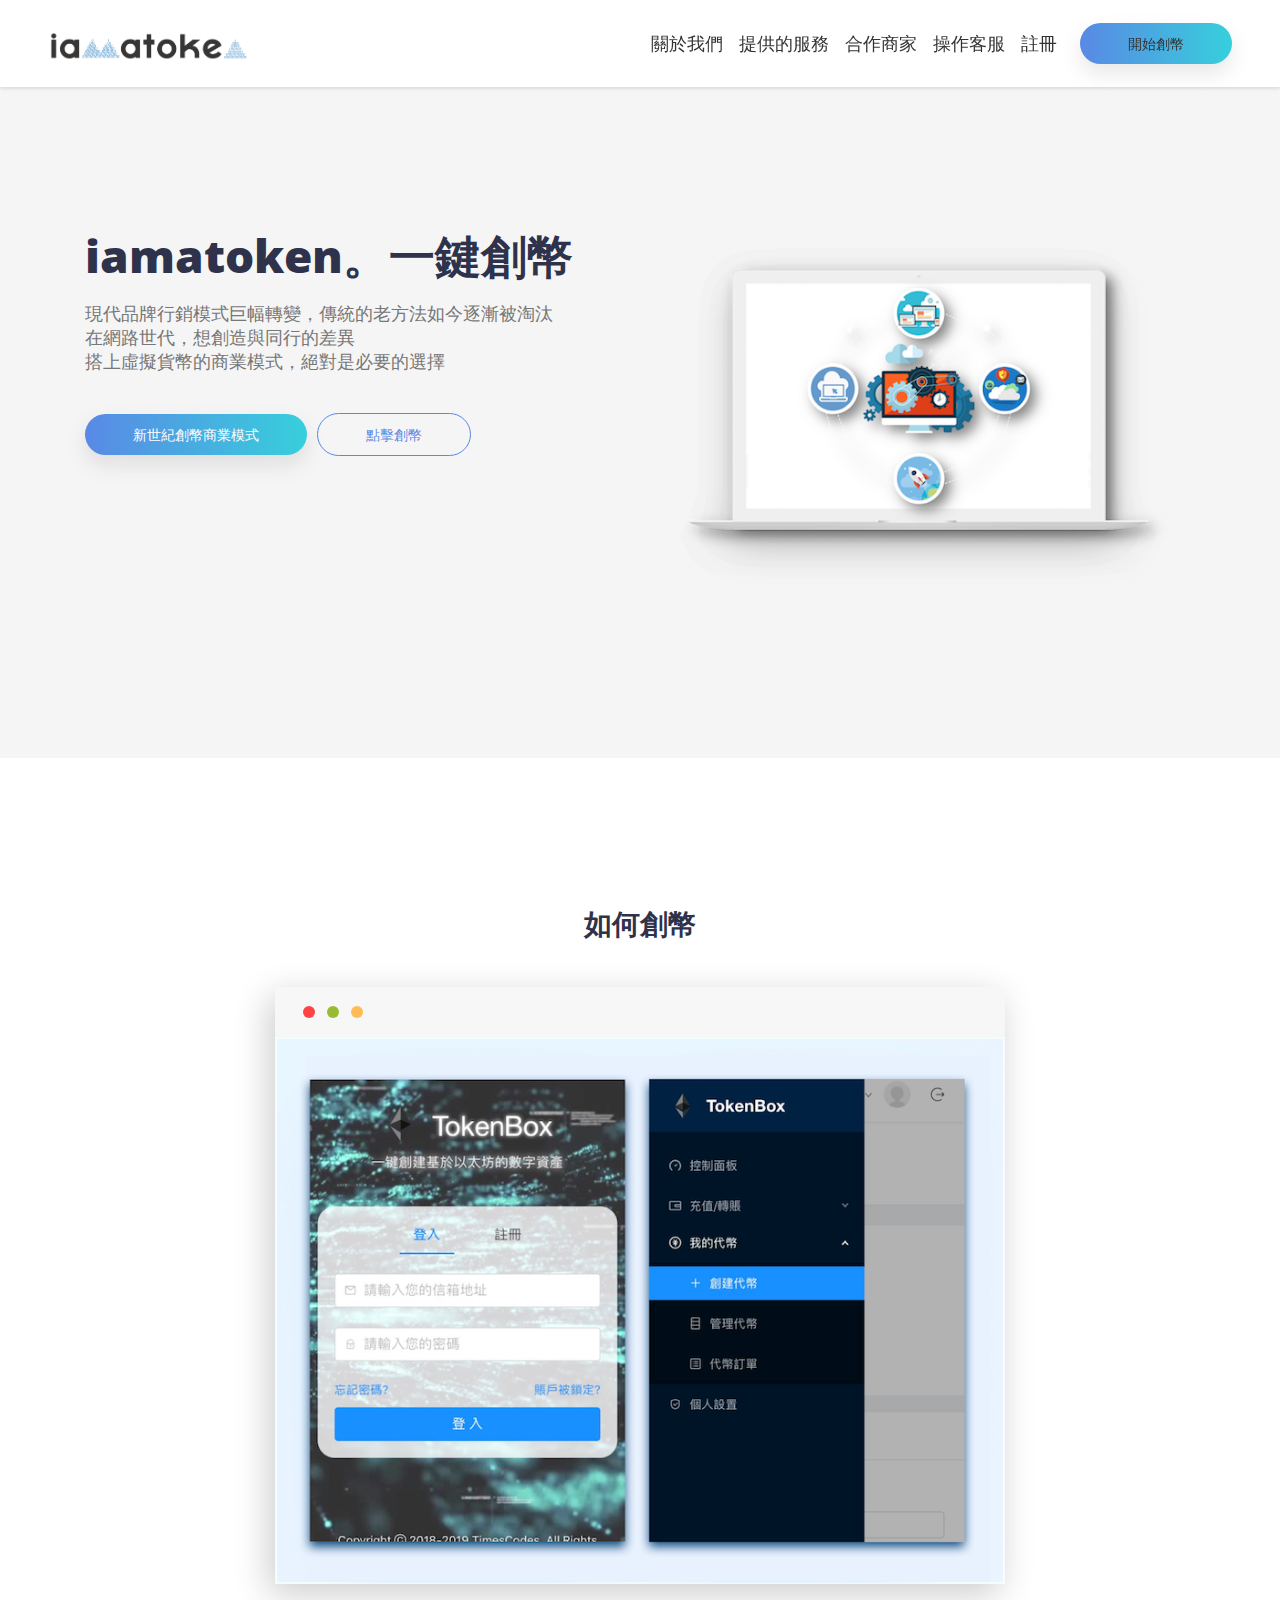
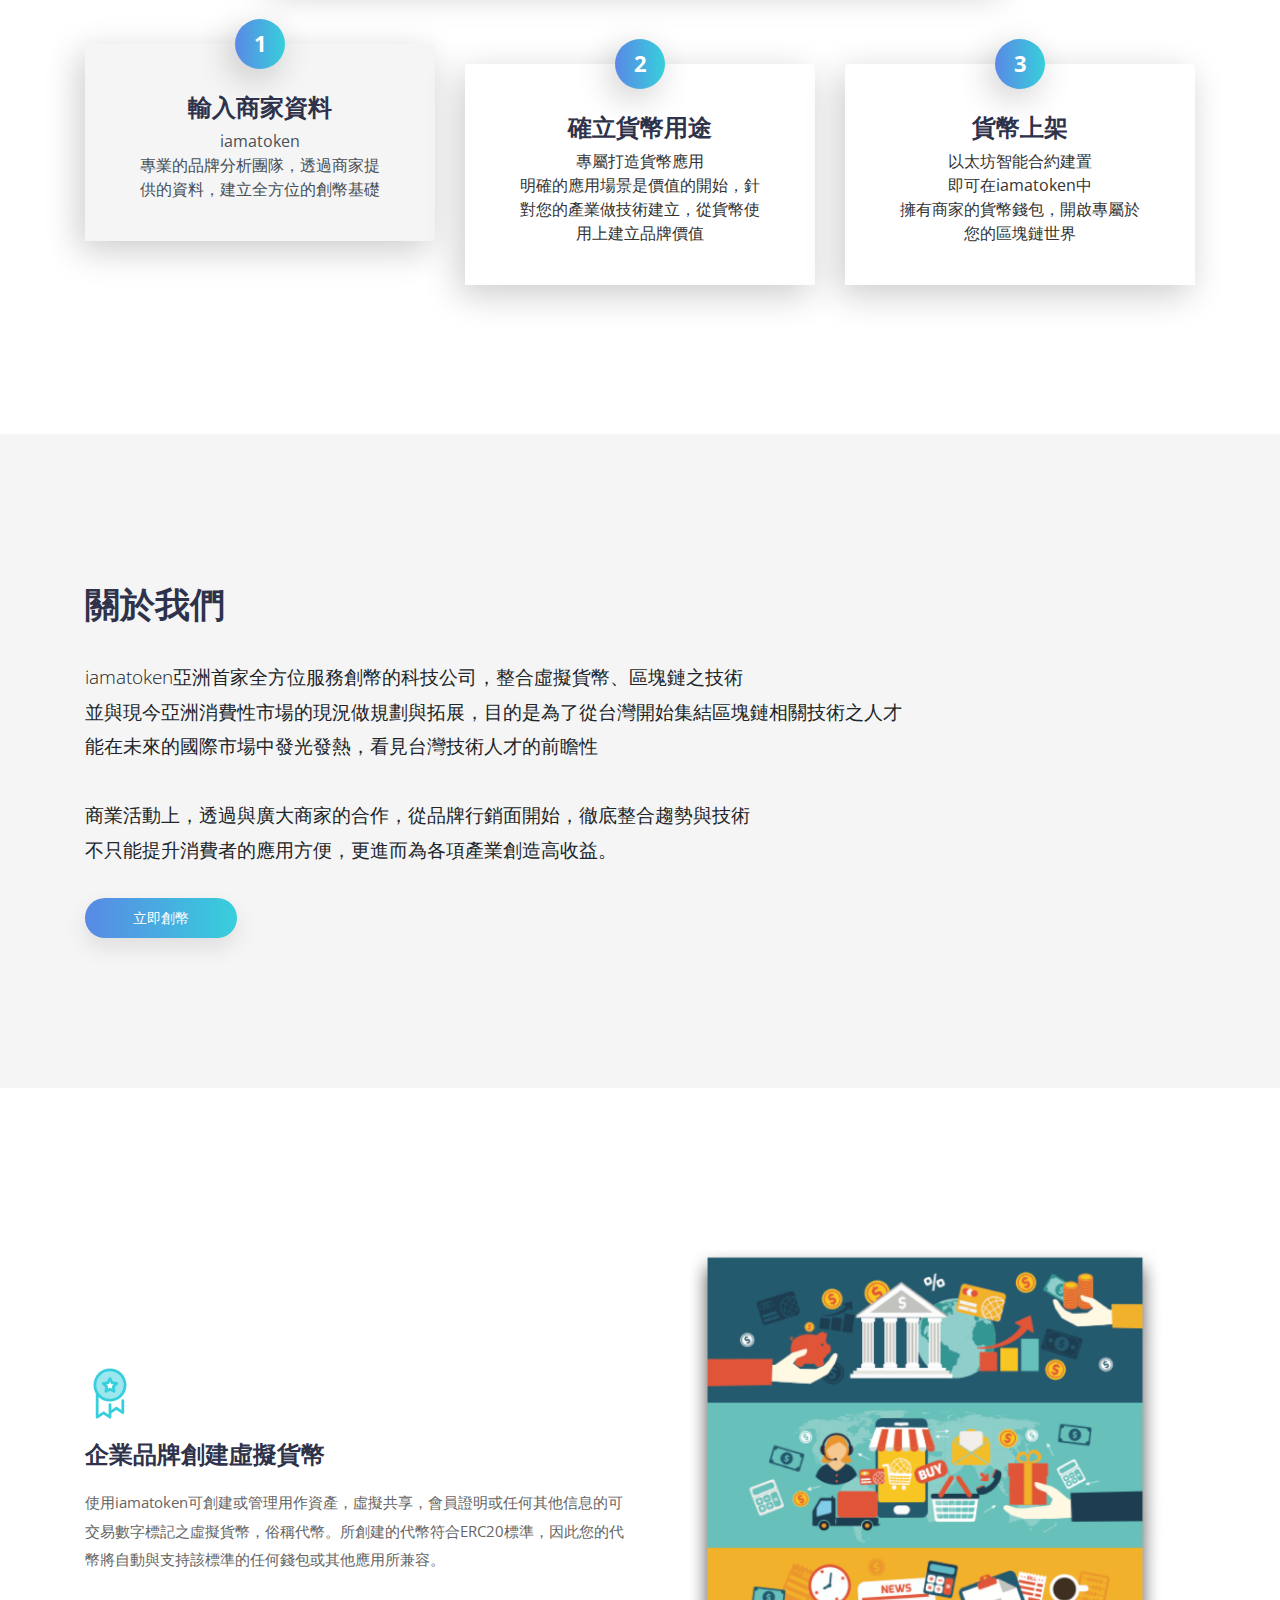
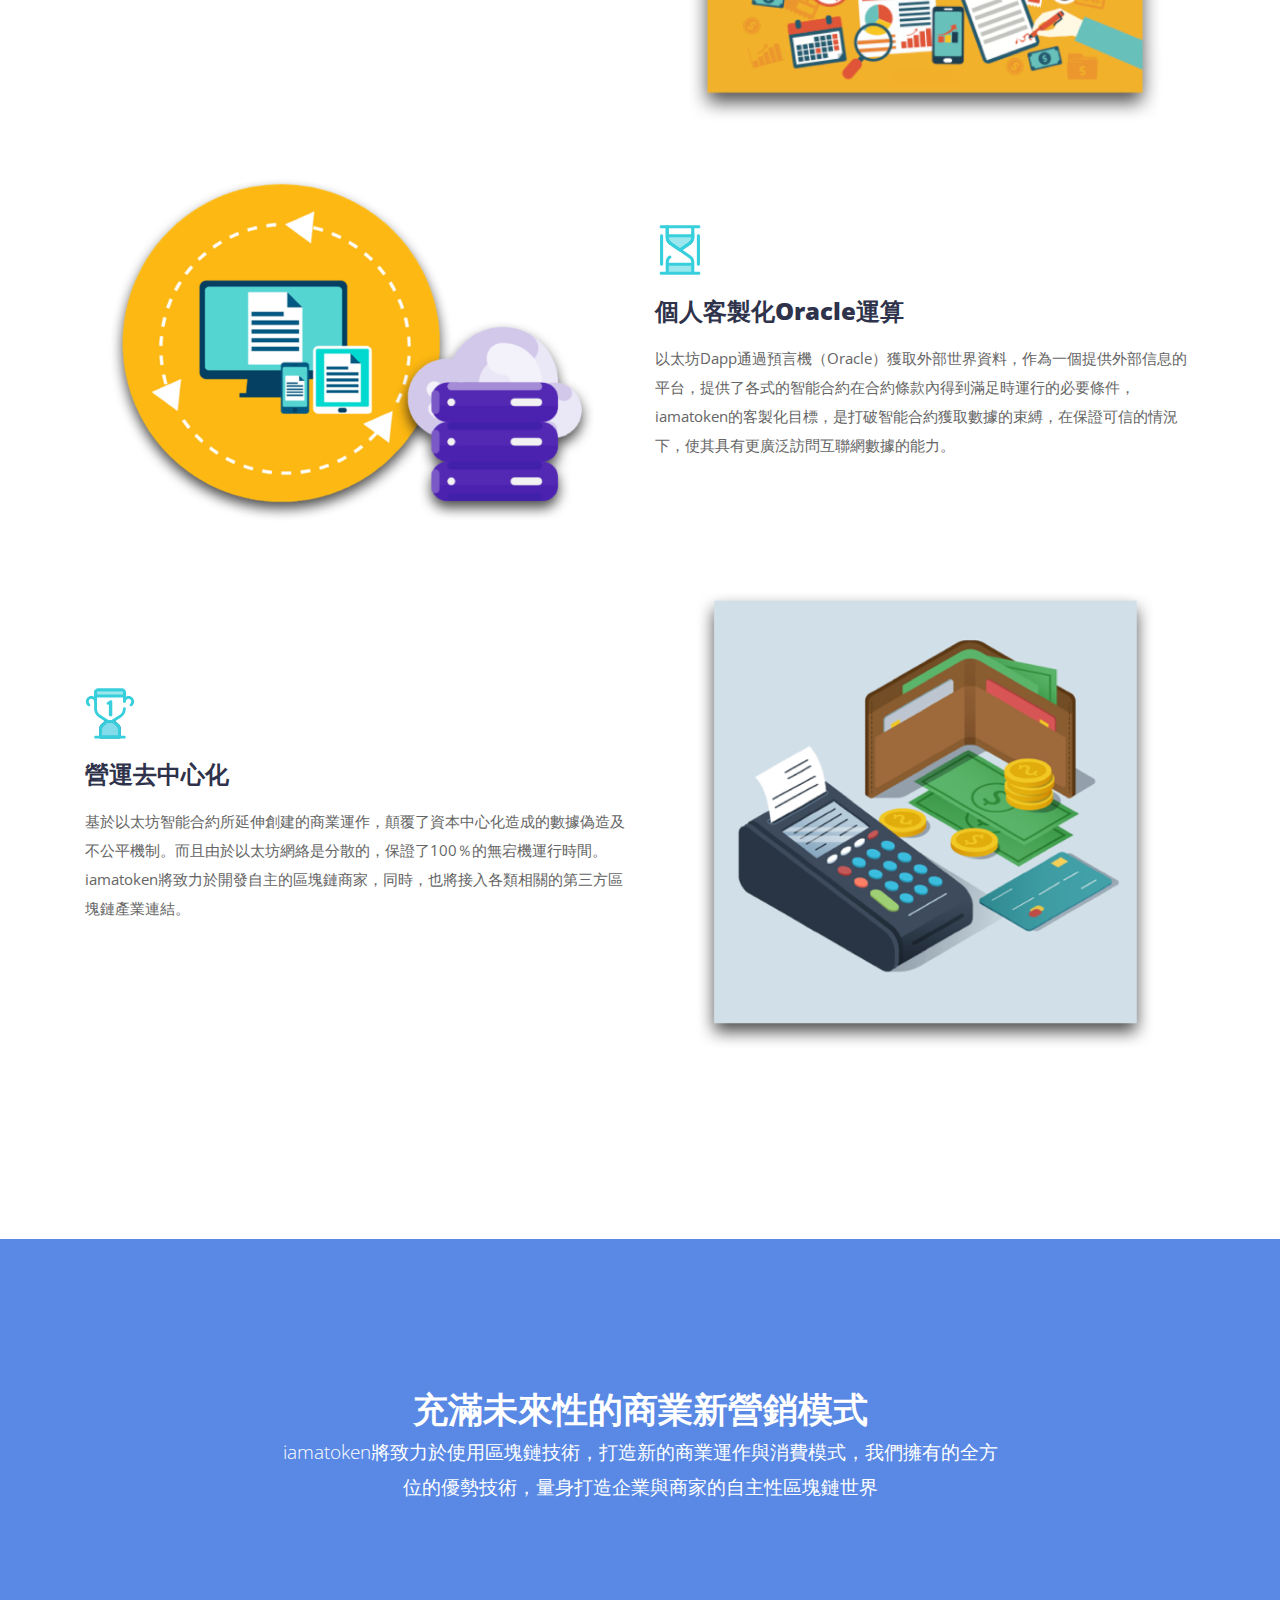
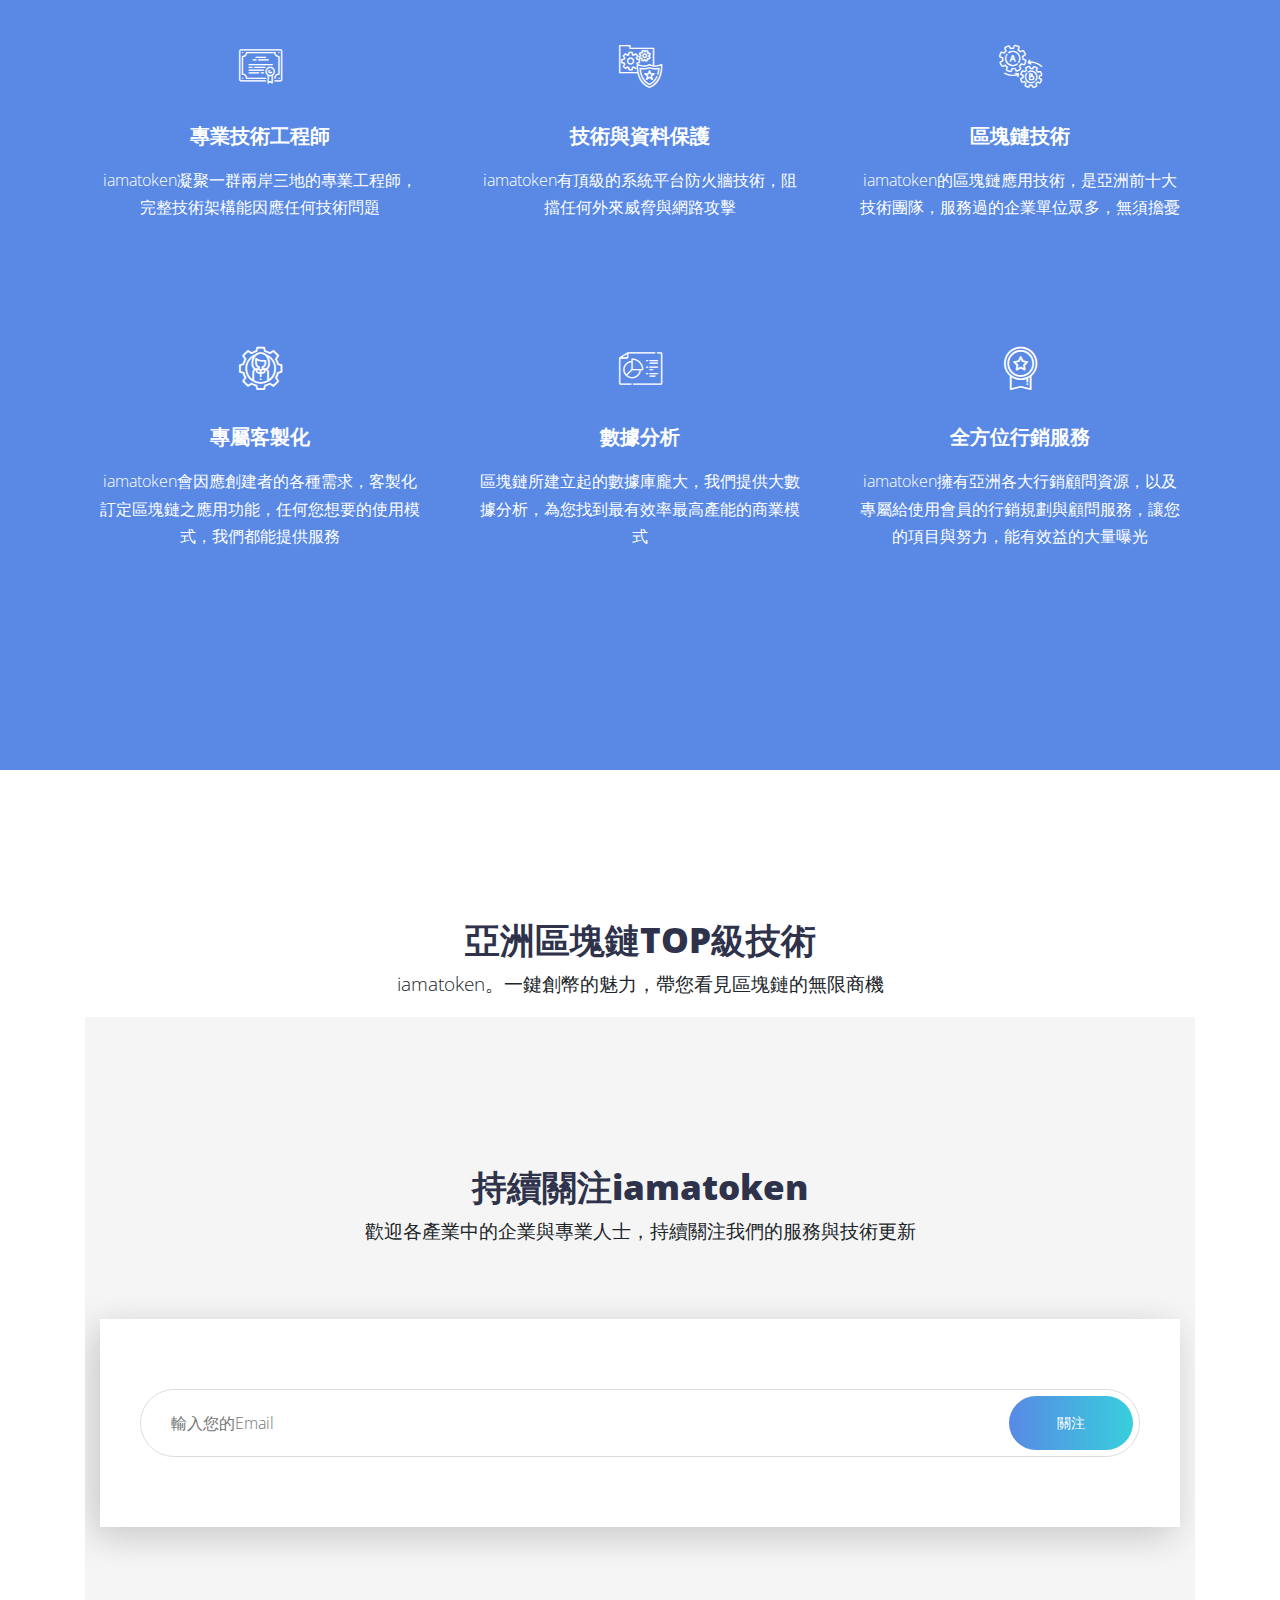
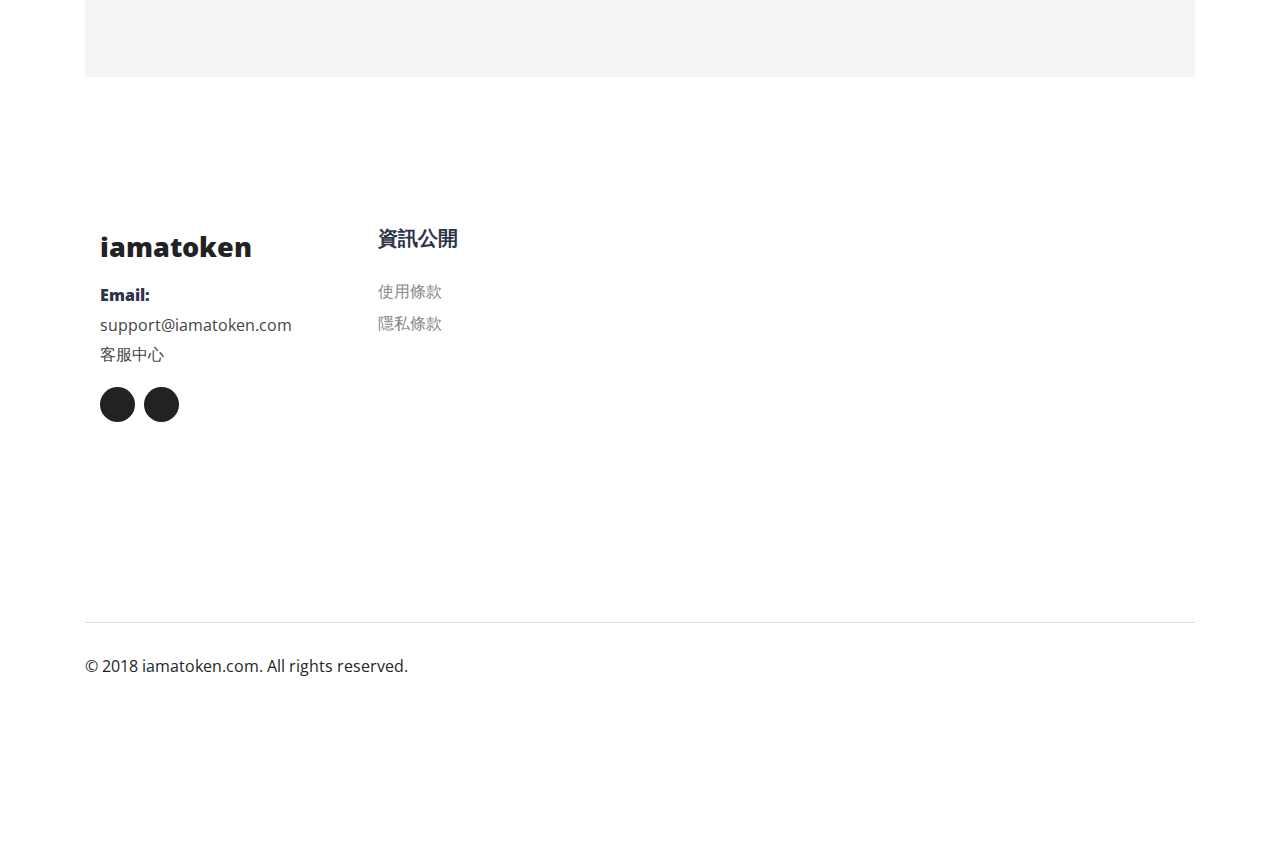
<file: index.html>
<!DOCTYPE html>
<html>
  <head>
    <meta charset="utf-8">
    <meta http-equiv="X-UA-Compatible" content="IE=edge">
    <title>iamatokon。一鍵創幣</title>
    <meta name="description" content="亞洲首席創幣平台，使用區塊鏈技術，結合新興消費模式，最有效率的方式，全方位打造全新商業模式">
    <meta name="keywords" content="創幣,加密貨幣,區塊鏈,Sen Tai,戴昆生,HU JUI CHICH,胡睿傑">
    <meta name="viewport" content="width=device-width, initial-scale=1">
    <meta name="robots" content="index,follow,noodp">
    <!-- Bootstrap CSS-->
    <link rel="stylesheet" href="vendor/bootstrap/css/bootstrap.min.css">
    <!-- Font Awesome CSS-->
    <link rel="stylesheet" href="https://use.fontawesome.com/releases/v5.0.13/css/all.css" integrity="sha384-DNOHZ68U8hZfKXOrtjWvjxusGo9WQnrNx2sqG0tfsghAvtVlRW3tvkXWZh58N9jp" crossorigin="anonymous">
    <!-- Custom Font Icons CSS-->
    <link rel="stylesheet" href="css/landy-iconfont.css">
    <!-- Google fonts - Open Sans-->
    <link rel="stylesheet" href="https://fonts.googleapis.com/css?family=Open+Sans:300,400,700,800">
    <!-- owl carousel-->
    <link rel="stylesheet" href="vendor/owl.carousel/assets/owl.carousel.css">
    <link rel="stylesheet" href="vendor/owl.carousel/assets/owl.theme.default.css">
    <!-- theme stylesheet-->
    <link rel="stylesheet" href="css/style.default.css" id="theme-stylesheet">
    <!-- Custom stylesheet - for your changes-->
    <link rel="stylesheet" href="css/custom.css">
    <!-- Favicon-->
    <link rel="shortcut icon" href="favicon.png" >
    <link rel="apple-touch-icon-precomposed" href="ios.png" size="144*144">
    <link rel="apple-touch-icon-precomposed" href="ios.png" size="114*114">
    <link rel="apple-touch-icon-precomposed" href="ios.png" size="72*72">
    <link rel="apple-touch-icon-precomposed" href="ios.png" size="57*57">
    <!-- Tweaks for older IEs--><!--[if lt IE 9]>
        <script src="https://oss.maxcdn.com/html5shiv/3.7.3/html5shiv.min.js"></script>
        <script src="https://oss.maxcdn.com/respond/1.4.2/respond.min.js"></script><![endif]-->

 <!-- Start of iamatoken Zendesk Widget script -->
<script>/*<![CDATA[*/window.zE||(function(e,t,s){var n=window.zE=window.zEmbed=function(){n._.push(arguments)}, a=n.s=e.createElement(t),r=e.getElementsByTagName(t)[0];n.set=function(e){ n.set._.push(e)},n._=[],n.set._=[],a.async=true,a.setAttribute("charset","utf-8"), a.src="https://static.zdassets.com/ekr/asset_composer.js?key="+s, n.t=+new Date,a.type="text/javascript",r.parentNode.insertBefore(a,r)})(document,"script","5a5a3214-1c93-4e92-b35c-4c8e1f7a5c07");/*]]>*/</script>
<!-- End of iamatoken Zendesk Widget script -->
<script type="text/javascript">
  var host = "iamatoken.com";
  if ((host == window.location.host) && (window.location.protocol != "https:"))
      window.location.protocol = "https";
</script>
<!-- Global site tag (gtag.js) - Google Analytics -->
<script async src="https://www.googletagmanager.com/gtag/js?id=UA-91638009-4"></script>
<script>
  window.dataLayer = window.dataLayer || [];
  function gtag(){dataLayer.push(arguments);}
  gtag('js', new Date());

  gtag('config', 'UA-91638009-4');
</script>

<!-- Facebook Pixel Code -->
<script>
  !function(f,b,e,v,n,t,s)
  {if(f.fbq)return;n=f.fbq=function(){n.callMethod?
  n.callMethod.apply(n,arguments):n.queue.push(arguments)};
  if(!f._fbq)f._fbq=n;n.push=n;n.loaded=!0;n.version='2.0';
  n.queue=[];t=b.createElement(e);t.async=!0;
  t.src=v;s=b.getElementsByTagName(e)[0];
  s.parentNode.insertBefore(t,s)}(window, document,'script',
  'https://connect.facebook.net/en_US/fbevents.js');
  fbq('init', '1691219017790796');
  fbq('track', 'PageView');
</script>
<noscript><img height="1" width="1" style="display:none"
  src="https://www.facebook.com/tr?id=1691219017790796&ev=PageView&noscript=1"
/></noscript>
<!-- End Facebook Pixel Code -->

  </head>
  <body>
    <!-- navbar-->
    <header class="header">
      <nav class="navbar navbar-expand-lg fixed-top"><a href="index.html" class="navbar-brand"><img src="img/logo.png" height="30" width="200" ></a>
        <button type="button" data-toggle="collapse" data-target="#navbarSupportedContent" aria-controls="navbarSupportedContent" aria-expanded="false" aria-label="Toggle navigation" class="navbar-toggler navbar-toggler-right"><span></span><span></span><span></span></button>
        <div id="navbarSupportedContent" class="collapse navbar-collapse">
          <ul class="navbar-nav ml-auto align-items-start align-items-lg-center">
            <li class="nav-item"><a href="#about-us" class="nav-link link-scroll">關於我們</a></li>
            <li class="nav-item"><a href="#features" class="nav-link link-scroll">提供的服務</a></li>
            <li class="nav-item"><a href="#testimonials" class="nav-link link-scroll">合作商家</a></li>
            <li class="nav-item"><a href="https://iamatoken.zendesk.com/hc/zh-tw" class="nav-link">操作客服</a></li>
            <li class="nav-item"><a href="http://robot.iamatoken.com/user/register" class="nav-link link-scroll">註冊</a></li>
          </ul>
          <div class="navbar-text">   
            <!-- Button trigger modal-->
           
            <a href="http://robot.iamatoken.com/user/login" class="btn btn-primary navbar-btn btn-shadow btn-gradient nav-link link-scroll">開始創幣</a>
          </div>
        </div>
      </nav>
    </header>
    <!-- Modal
    <div id="exampleModal" tabindex="-1" role="dialog" aria-labelledby="exampleModalLabel" aria-hidden="true" class="modal fade">
      <div role="document" class="modal-dialog">
        <div class="modal-content">
          <div class="modal-header">
            <h5 id="exampleModalLabel" class="modal-title">Sign Up Modal</h5>
            <button type="button" data-dismiss="modal" aria-label="Close" class="close"><span aria-hidden="true">×</span></button>
          </div>
          <div class="modal-body">
            <form id="signupform" action="#">
              <div class="form-group">
                <label for="fullname">Full Name</label>
                <input type="text" name="fullname" placeholder="Full Name" id="fullname">
              </div>
              <div class="form-group">
                <label for="username">User Name</label>
                <input type="text" name="username" placeholder="User Name" id="username">
              </div>
              <div class="form-group">
                <label for="email">Email Address</label>
                <input type="text" name="email" placeholder="Email Address" id="email">
              </div>
              <div class="form-group">
                <button type="submit" class="submit btn btn-primary btn-shadow btn-gradient">Signup</button>
              </div>
            </form>-->
          </div>
        </div>
      </div>
    </div>
    <section id="hero" class="hero hero-home bg-gray">
      <div class="container">
        <div class="row d-flex">
          <div class="col-lg-6 text order-2 order-lg-1">
            <h1>iamatoken。一鍵創幣 </h1>
            <p class="hero-text">現代品牌行銷模式巨幅轉變，傳統的老方法如今逐漸被淘汰<br>在網路世代，想創造與同行的差異<br>搭上虛擬貨幣的商業模式，絕對是必要的選擇</p>
            <div class="CTA"><a href="#features" class="btn btn-primary btn-shadow btn-gradient link-scroll">新世紀創幣商業模式</a><a href="http://robot.iamatoken.com/user/login" class="btn btn-outline-primary">點擊創幣</a></div>
          </div>
          <div class="col-lg-6 order-1 order-lg-2"><img src="img/Macbook.png" alt="..." class="img-fluid"></div>
        </div>
      </div>
    </section>
    <section id="browser" class="browser">
      <div class="container">
        <div class="row d-flex justify-content-center"> 
          <div class="col-lg-8 text-center">
            <h2 class="h3 mb-5">如何創幣</h2>
            <div class="browser-mockup">
              <div id="nav-tabContent" class="tab-content">
                <div id="nav-first" role="tabpanel" aria-labelledby="nav-first-tab" class="tab-pane fade show active"><img src="img/preview-3.png" alt="..." class="img-fluid"></div>
                <div id="nav-second" role="tabpanel" aria-labelledby="nav-second-tab" class="tab-pane fade"><img src="img/preview-2.png" alt="..." class="img-fluid"></div>
                <div id="nav-third" role="tabpanel" aria-labelledby="nav-third-tab" class="tab-pane fade"><img src="img/preview-1.png" alt="..." class="img-fluid"></div>
              </div>
            </div>
          </div>
        </div>
        <div id="myTab" role="tablist" class="nav nav-tabs">
          <div class="row">
            <div class="col-md-4"><a id="nav-first-tab" data-toggle="tab" href="#nav-first" role="tab" aria-controls="nav-first" aria-expanded="true" class="nav-item nav-link active"> <span class="number">1</span><h4>輸入商家資料</h4>iamatoken<br>專業的品牌分析團隊，透過商家提供的資料，建立全方位的創幣基礎</a></div>
            <div class="col-md-4"><a id="nav-second-tab" data-toggle="tab" href="#nav-second" role="tab" aria-controls="nav-second" class="nav-item nav-link"> <span class="number">2</span><h4>確立貨幣用途</h4>專屬打造貨幣應用<br>明確的應用場景是價值的開始，針對您的產業做技術建立，從貨幣使用上建立品牌價值</a></div>
            <div class="col-md-4"><a id="nav-third-tab" data-toggle="tab" href="#nav-third" role="tab" aria-controls="nav-third" class="nav-item nav-link"> <span class="number">3</span><h4>貨幣上架</h4>以太坊智能合約建置<br>即可在iamatoken中<br>擁有商家的貨幣錢包，開啟專屬於您的區塊鏈世界</a></div>
          </div>
        </div>
      </div>
    </section>
    <section id="about-us" class="about-us bg-gray">
      <div class="container">
        <h2>關於我們</h2>
        <div class="row">
          <p class="lead col-lg-10">iamatoken亞洲首家全方位服務創幣的科技公司，整合虛擬貨幣、區塊鏈之技術
            <br>並與現今亞洲消費性市場的現況做規劃與拓展，目的是為了從台灣開始集結區塊鏈相關技術之人才
            <br>能在未來的國際市場中發光發熱，看見台灣技術人才的前瞻性<br> 
            <br>商業活動上，透過與廣大商家的合作，從品牌行銷面開始，徹底整合趨勢與技術
            <br>不只能提升消費者的應用方便，更進而為各項產業創造高收益。</p>
        </div><a href="http://robot.iamatoken.com/user/login" class="btn btn-primary btn-shadow btn-gradient">立即創幣</a>
      </div>
    </section>
    <section id="features" class="features">
      <div class="container">
        <div class="row d-flex align-items-center">
          <div class="text col-lg-6 order-2 order-lg-1">
            <div class="icon"><img src="img/medal.svg" alt="..." class="img-fluid"></div>
            <h4>企業品牌創建虛擬貨幣</h4>
            <p>使用iamatoken可創建或管理用作資產，虛擬共享，會員證明或任何其他信息的可交易數字標記之虛擬貨幣，俗稱代幣。所創建的代幣符合ERC20標準，因此您的代幣將自動與支持該標準的任何錢包或其他應用所兼容。 </p><!-- <a href="#" class="btn btn-primary btn-shadow btn-gradient">View More</a>-->
          </div>
          <div class="image col-lg-6 order-1 order-lg-2"><img src="img/feature-1.png" alt="..." class="img-fluid"></div>
        </div>
        <div class="row d-flex align-items-center">
          <div class="image col-lg-6"><img src="img/feature-2.png" alt="..." class="img-fluid"></div>
          <div class="text col-lg-6">
            <div class="icon"><img src="img/hourglass.svg" alt="..." class="img-fluid"></div>
            <h4>個人客製化Oracle運算</h4>
            <p>以太坊Dapp通過預言機（Oracle）獲取外部世界資料，作為一個提供外部信息的平台，提供了各式的智能合約在合約條款內得到滿足時運行的必要條件，iamatoken的客製化目標，是打破智能合約獲取數據的束縛，在保證可信的情況下，使其具有更廣泛訪問互聯網數據的能力。
              </p><!--<a href="#" class="btn btn-primary btn-shadow btn-gradient">View More</a>-->
          </div>
        </div>
        <div class="row d-flex align-items-center">
          <div class="text col-lg-6 order-2 order-lg-1">
            <div class="icon"><img src="img/cup.svg" alt="..." class="img-fluid"></div>
            <h4>營運去中心化</h4>
            <p>基於以太坊智能合約所延伸創建的商業運作，顛覆了資本中心化造成的數據偽造及不公平機制。而且由於以太坊網絡是分散的，保證了100％的無宕機運行時間。iamatoken將致力於開發自主的區塊鏈商家，同時，也將接入各類相關的第三方區塊鏈產業連結。</p><!--<a href="#" class="btn btn-primary btn-shadow btn-gradient">View More</a>-->
          </div>
          <div class="image col-lg-6 order-1 order-lg-2"><img src="img/feature-3.png" alt="..." class="img-fluid"></div>
        </div>
      </div>
    </section>
    <section id="extra-features" class="extra-features bg-primary">
      <div class="container text-center">
        <header>
          <h2>充滿未來性的商業新營銷模式             </h2>
          <div class="row">
            <p class="lead col-lg-8 mx-auto">iamatoken將致力於使用區塊鏈技術，打造新的商業運作與消費模式，我們擁有的全方位的優勢技術，量身打造企業與商家的自主性區塊鏈世界</p>
          </div>
        </header>
        <div class="grid row">
          <div class="item col-lg-4 col-md-6">
            <div class="icon"> <i class="icon-diploma"></i></div>
            <h3 class="h5">專業技術工程師</h3>
            <p>iamatoken凝聚一群兩岸三地的專業工程師，完整技術架構能因應任何技術問題</p>
          </div>
          <div class="item col-lg-4 col-md-6">
            <div class="icon"> <i class="icon-folder-1"></i></div>
            <h3 class="h5">技術與資料保護</h3>
            <p>iamatoken有頂級的系統平台防火牆技術，阻擋任何外來威脅與網路攻擊</p>
          </div>
          <div class="item col-lg-4 col-md-6">
            <div class="icon"> <i class="icon-gears"></i></div>
            <h3 class="h5">區塊鏈技術</h3>
            <p>iamatoken的區塊鏈應用技術，是亞洲前十大技術團隊，服務過的企業單位眾多，無須擔憂</p>
          </div>
          <div class="item col-lg-4 col-md-6">
            <div class="icon"> <i class="icon-management"></i></div>
            <h3 class="h5">專屬客製化</h3>
            <p>iamatoken會因應創建者的各種需求，客製化訂定區塊鏈之應用功能，任何您想要的使用模式，我們都能提供服務</p>
          </div>
          <div class="item col-lg-4 col-md-6">
            <div class="icon"> <i class="icon-pie-chart"></i></div>
            <h3 class="h5">數據分析</h3>
            <p>區塊鏈所建立起的數據庫龐大，我們提供大數據分析，為您找到最有效率最高產能的商業模式</p>
          </div>
          <div class="item col-lg-4 col-md-6">
            <div class="icon"> <i class="icon-quality"></i></div>
            <h3 class="h5">全方位行銷服務</h3>
            <p>iamatoken擁有亞洲各大行銷顧問資源，以及專屬給使用會員的行銷規劃與顧問服務，讓您的項目與努力，能有效益的大量曝光</p>
          </div>
        </div>
      </div>
    </section>
    <section id="testimonials" class="testimonials">
      <div class="container">
        <header class="text-center no-margin-bottom">   
          <h2>亞洲區塊鏈TOP級技術</h2>
          <p class="lead">iamatoken。一鍵創幣的魅力，帶您看見區塊鏈的無限商機</p>
        </header>
        <!-- <div class="owl-carousel owl-theme testimonials-slider"> 
          <div class="item-holder">
            <div class="item">
              <div class="avatar"><img src="img/avatar-6.jpg" alt="..." class="img-fluid"></div>
              <div class="text">
                <div class="quote"><img src="img/quote.svg" alt="..." class="img-fluid"></div>
                <p>iamatoken即將帶領亞洲加密貨幣市場進入新的世紀，一鍵創幣，最快速最有效率創建專屬加密貨幣，讓任何產業與商業模式，都能夠搭上區塊鏈的趨勢浪潮。</p><strong class="name">Sen Tai |iamatoken創辦人</strong>
              </div>
            </div>
          </div>
          <div class="item-holder">
            <div class="item">
              <div class="avatar"><img src="img/avatar-7.jpg" alt="..." class="img-fluid"></div>
              <div class="text">
                <div class="quote"><img src="img/quote.svg" alt="..." class="img-fluid"></div>
                <p>iamatoken在區塊鏈新世紀中成長茁壯，實力堅強的技術團隊，將與各產業的佼佼者合作開創一系列的趨勢品牌，全方位的區塊鏈列車已經準備好與您開啟新旅程</p><strong class="name">Leo Hu |iamatoken技術總監</strong>
            </div>
          </div>
        </div>
        <div class="item-holder">
          <div class="item">
            <div class="avatar"><img src="img/avatar-8.png" alt="..." class="img-fluid"></div>
            <div class="text">
              <div class="quote"><img src="img/quote.svg" alt="..." class="img-fluid"></div>
              <p>iamatoken是亞洲加貨幣市場是未來區塊鏈中B2C重要工具平台，扎實的市場營銷經驗，準確瞭解市場消費者的態與消費模式，可以在區塊鏈中得到更多數據應用，我們將會多元化的Token交易市場，創造下一個新消費潮流</p><strong class="name">黃文輝  ｜加密貨幣搬磚教主</strong>
            </div>
          </div>
        </div>
          <div class="item-holder">
            <div class="item">
              <div class="avatar"><img src="img/avatar-4.jpg" alt="..." class="img-fluid"></div>
              <div class="text">
                <div class="quote"><img src="img/quote.svg" alt="..." class="img-fluid"></div>
                <p>iamatoken是亞洲加貨幣市場創幣新興品牌，客製化商業夥伴創幣後的貨幣應用場景，搭配完美的行銷策略，邁進國際市場。<br>全球首例個人品牌虛擬貨幣應用-PGJ</p><strong class="name">彭冠今  ｜亞洲行銷鬼才</strong>
              </div>
            </div>
          </div>
              <div class="item-holder">
                <div class="item">
                  <div class="avatar"><img src="img/avatar-3.jpeg" alt="..." class="img-fluid"></div>
                  <div class="text">
                    <div class="quote"><img src="img/quote.svg" alt="..." class="img-fluid"></div>
                    <p>iamatoken。一鍵創幣 即將創造亞洲市場絕無僅有的商業模式，短短一個月的時間，順利合作參與一鍵創幣專屬自己企業的加密貨幣。<br>FRC（Forver life coin)</p><strong class="name">大MAX老師 ｜三一網路科技創辦人</strong>
            </div>
          </div>
        </div>
      </div>
    </section>-->
    <section id="newsletter" class="newsletter bg-gray">
      <div class="container text-center">
        <h2>持續關注iamatoken</h2>
        <p class="lead">歡迎各產業中的企業與專業人士，持續關注我們的服務與技術更新</p>
        <div class="form-holder">
          <form id="newsletterForm" action="support@iamatoken.zendesk.com" >
            <div class="form-group">
              <input type="email" name="email" id="email" placeholder="輸入您的Email">
              <button type="submit" class="btn btn-primary btn-gradient submit">關注</button>
            </div>
          </form>
        </div>
      </div>
    </section>
    <div id="scrollTop">
      <div class="d-flex align-items-center justify-content-end"><i class="fa fa-long-arrow-up"></i>To Top</div>
    </div>
    <footer class="main-footer">
      <div class="container">
        <div class="row">
          <div class="col-lg-3 col-md-6"><a href="#" class="brand">iamatoken</a>
            <ul class="contact-info list-unstyled">
              <li><h6>Email:</h6><a href="mailto:support@iamatoken.com">support@iamatoken.com</a></li>
              <li><a href="https://iamatoken.zendesk.com/hc/zh-tw">客服中心</a></li>
            </ul>
            <ul class="social-icons list-inline">
              <li class="list-inline-item"><a href="#" target="_blank" title="Facebook"><i class="fab fa-facebook"></i></a></li>
               <!--<a href="weixin://findfriend/verifycontact/senxsen88888888"><i class="fab fa-weixin " aria-hidden="true"></i></a>-->
              <a href="https://line.me/R/ti/p/%40siz1870x"><i class="fab fa-line " aria-hidden="true"></i></a>
            </ul>
              <!--<li class="list-inline-item"><a href="#" target="_blank" title="Instagram"><i class="fa fa-instagram"></i></a></li>
              <li class="list-inline-item"><a href="#" target="_blank" title="Pinterest"><i class="fa fa-pinterest"></i></a></li>-->
           
          </div>
          <div class="col-lg-3 col-md-6">
            <h5>資訊公開</h5>
            <ul class="links list-unstyled">
              <li> <a href="#">使用條款</a></li>
              <li> <a href="#">隱私條款</a></li>
              <!--<li> <a href="#">Iris Vor Arnim</a></li>
              <li> <a href="#">Yapital</a></li>
            </ul>
          </div>
          <div class="col-lg-3 col-md-6">
            <h5>協力企業</h5>
            <ul class="links list-unstyled">
              <li> <a href="#">Timesmarketing CO.,LTD</a></li>
              <li> <a href="#"></a></li> -->
              <!--<li> <a href="#">Iris Vor Arnim</a></li>
              <li> <a href="#">Yapital</a></li>-->
            </ul>
          </div>
          <div class="col-lg-3 col-md-6">
           <!-- <h5>Selected Cases</h5>
            <ul class="links list-unstyled">
              <li> <a href="#">Guess Conntect</a></li>
              <li> <a href="#">Postly</a></li>
              <li> <a href="#">Iris Vor Arnim</a></li>
              <li> <a href="#">Yapital</a></li>-->
            </ul>
          </div>
        </div>
      </div>
      <div class="copyrights">
        <div class="container">
          <div class="row">
            <div class="col-md-7">
              <p>&copy; 2018 iamatoken.com. All rights reserved.                        </p>
            </div>
            <div class="col-md-5 text-right">
              <!--<p>Design By <a href="https://bootstrapious.com/" class="external">Timesmarketing CO.,LTD</a>  </p>
               Please do not remove the backlink to Bootstrapious unless you support us at http://bootstrapious.com/donate. It is part of the license conditions. Thanks for understanding :) -->
            </div>
          </div>
        </div>
      </div>
    </footer>
    <!-- Javascript files-->
    <script src="https://code.jquery.com/jquery-3.2.1.min.js"></script>
    <script src="https://cdnjs.cloudflare.com/ajax/libs/popper.js/1.11.0/umd/popper.min.js"> </script>
    <script src="vendor/bootstrap/js/bootstrap.min.js"></script>
    <script src="vendor/jquery.cookie/jquery.cookie.js"> </script>
    <script src="vendor/owl.carousel/owl.carousel.min.js"></script>
    <script src="js/front.js"></script>
    <!-- Google Analytics: change UA-XXXXX-X to be your site's ID.-->
    <!--
    <script>
      (function(b,o,i,l,e,r){b.GoogleAnalyticsObject=l;b[l]||(b[l]=
      function(){(b[l].q=b[l].q||[]).push(arguments)});b[l].l=+new Date;
      e=o.createElement(i);r=o.getElementsByTagName(i)[0];
      e.src='//www.google-analytics.com/analytics.js';
      r.parentNode.insertBefore(e,r)}(window,document,'script','ga'));
      ga('create','UA-XXXXX-X');ga('send','pageview');
    </script>-->
  </body>
</html>
</file>
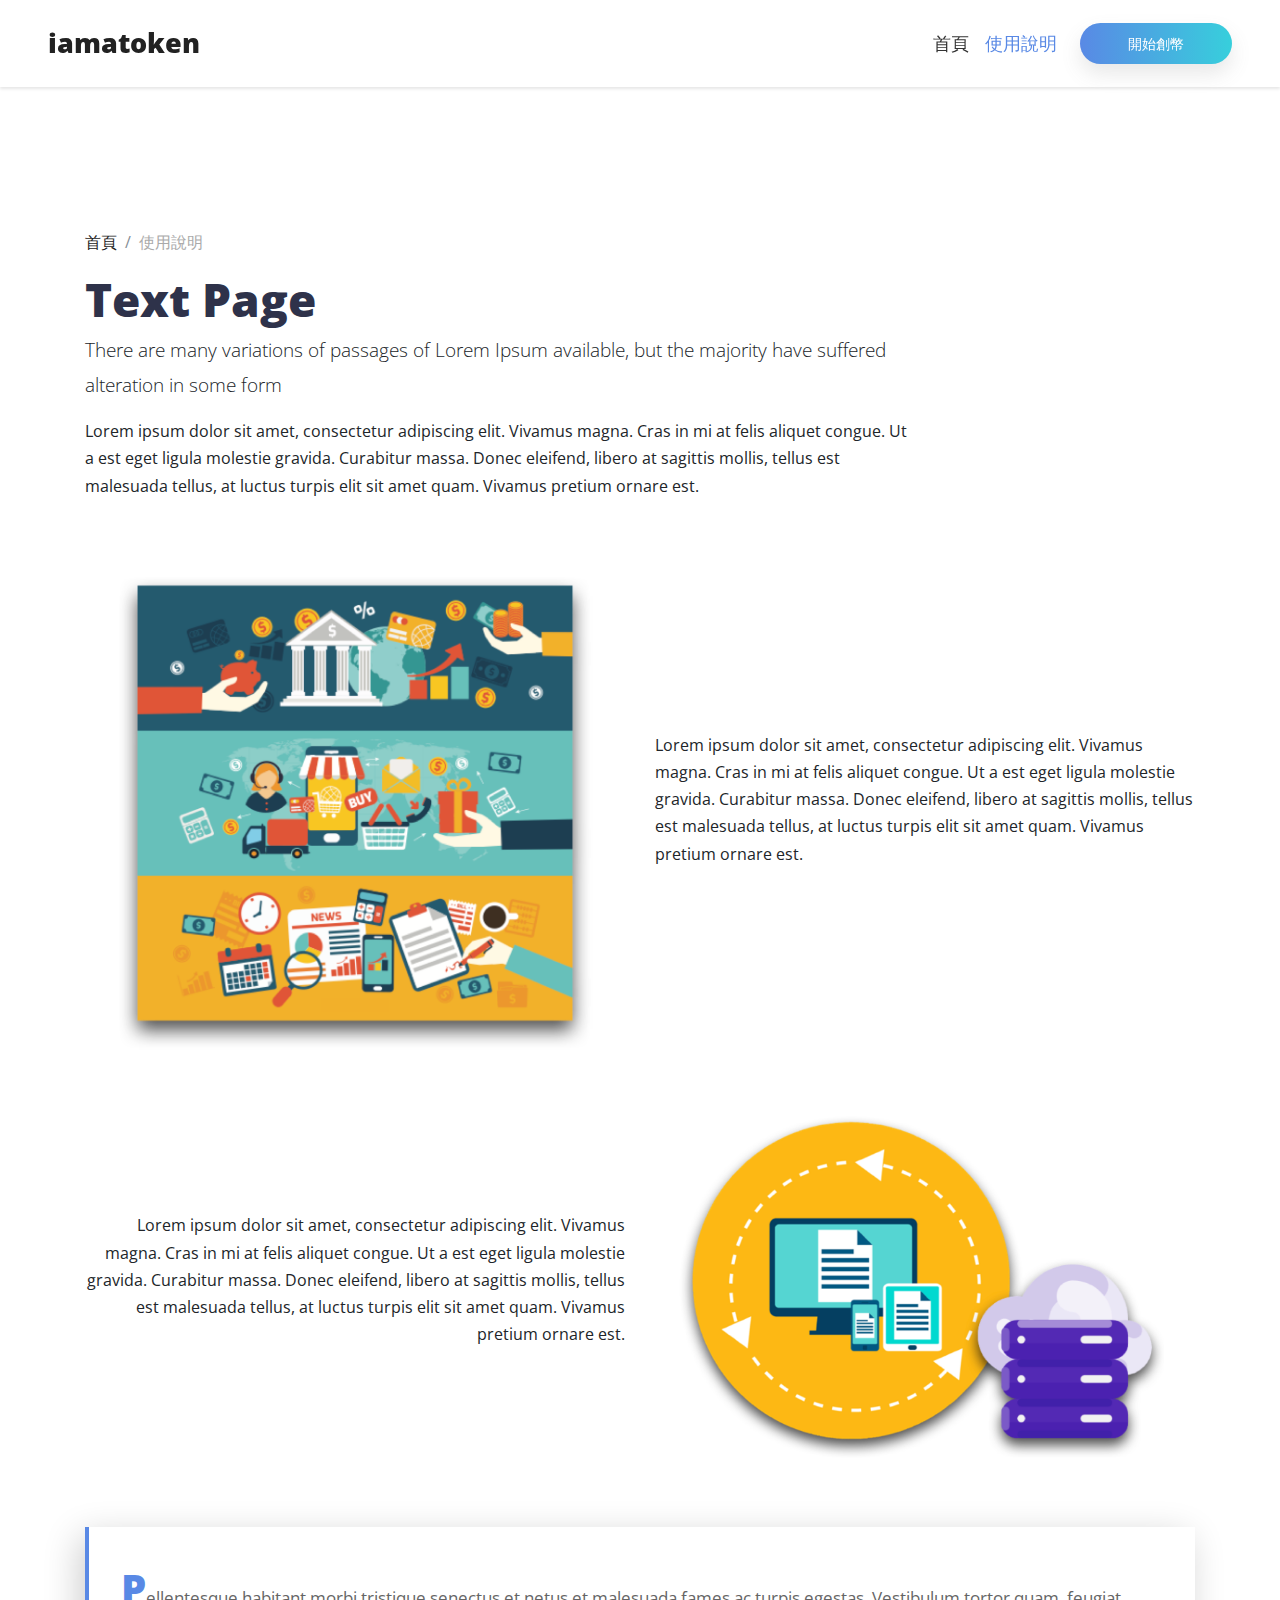
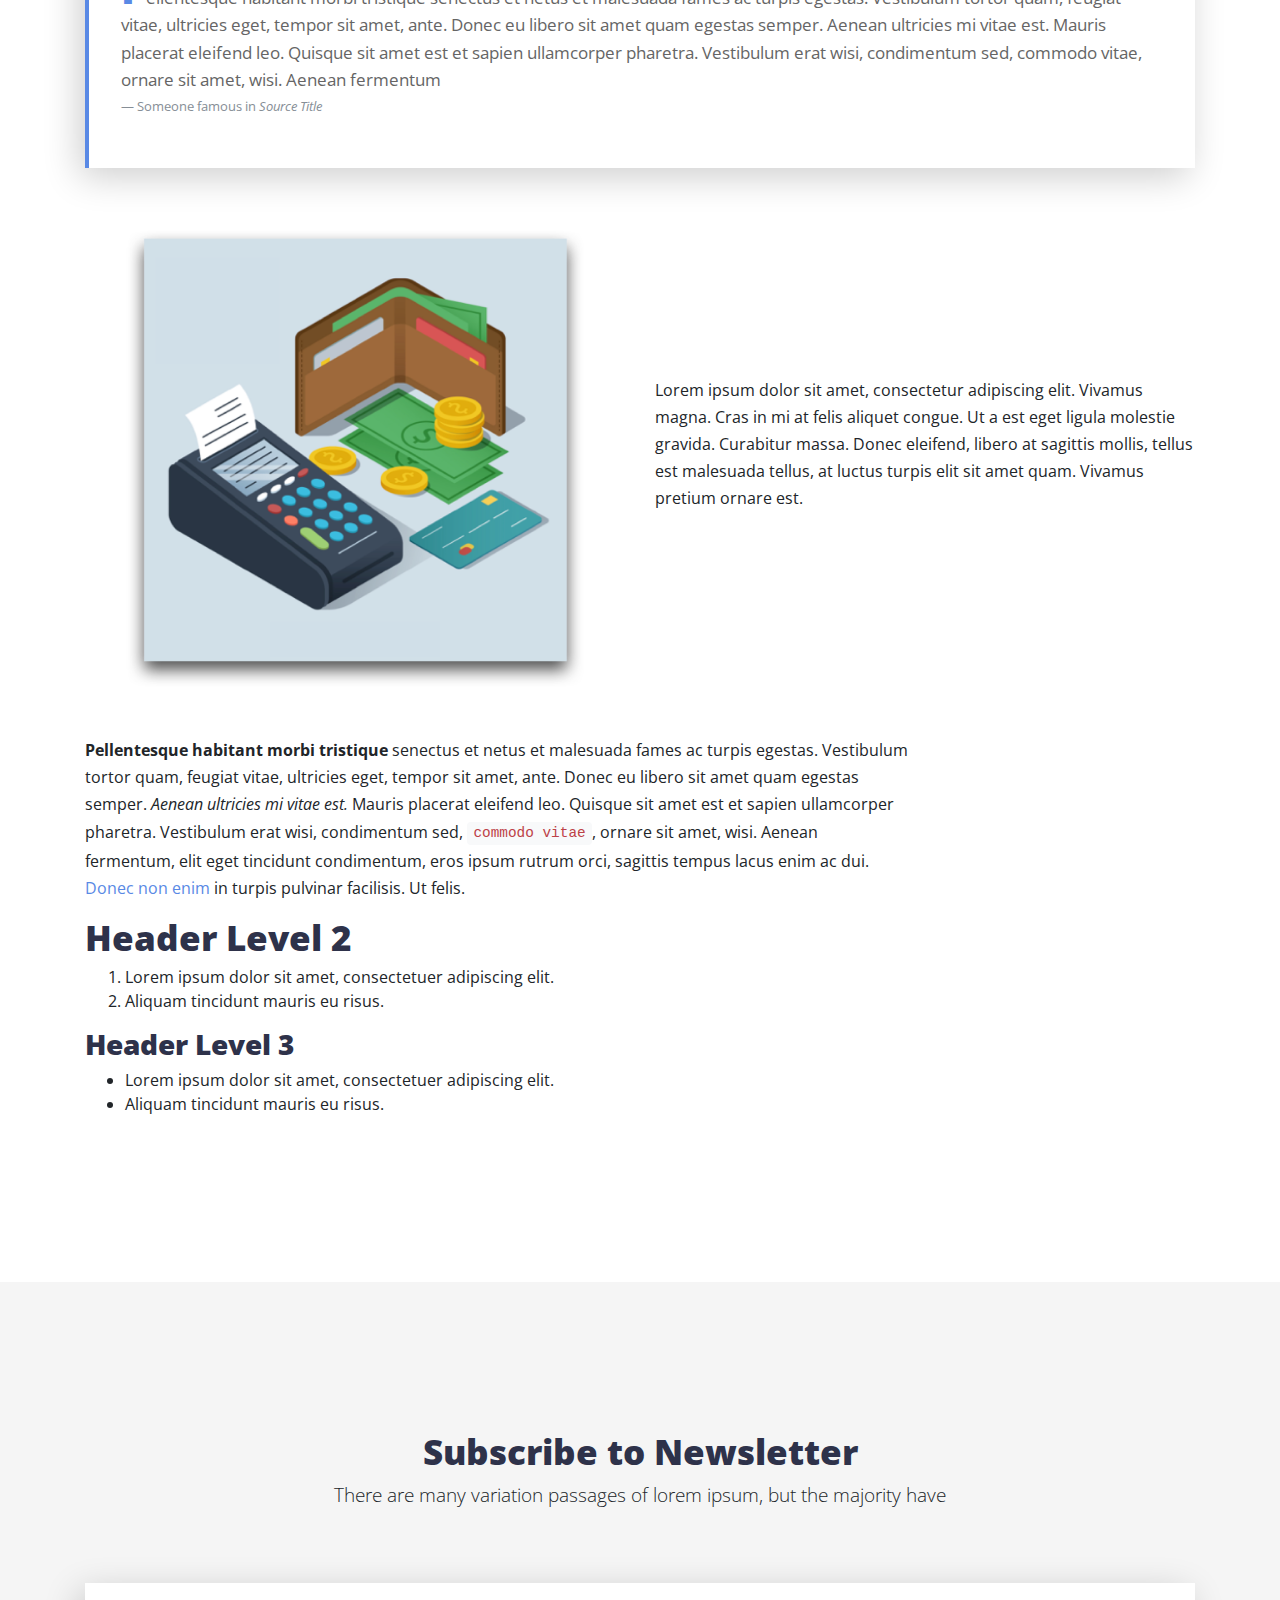
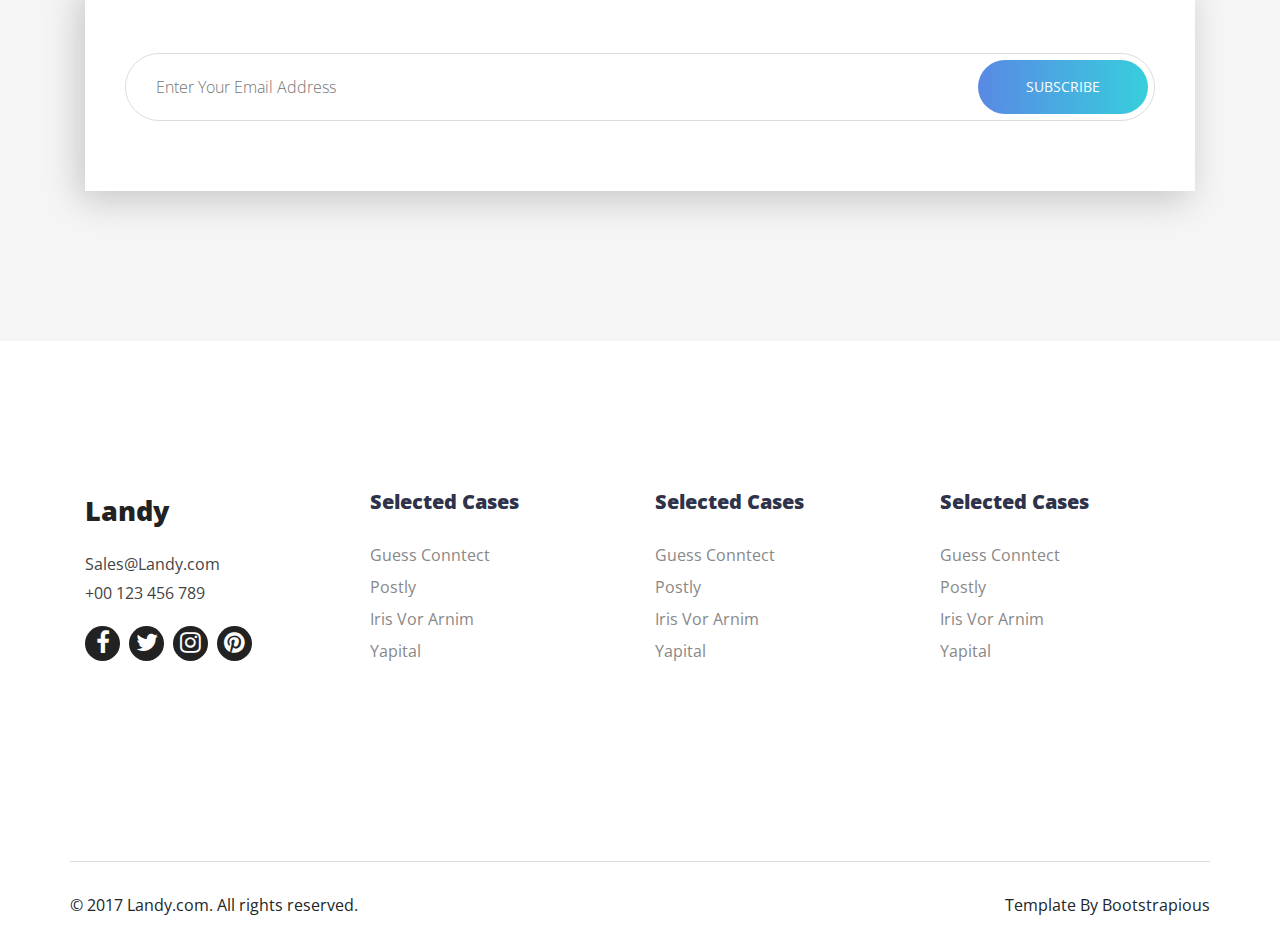
<file: text.html>
<!DOCTYPE html>
<html>
  <head>
    <meta charset="utf-8">
    <meta http-equiv="X-UA-Compatible" content="IE=edge">
    <title>iamatoken: HOW TO USE </title>
    <meta name="description" content="">
    <meta name="viewport" content="width=device-width, initial-scale=1">
    <meta name="robots" content="all,follow">
    <!-- Bootstrap CSS-->
    <link rel="stylesheet" href="vendor/bootstrap/css/bootstrap.min.css">
    <!-- Font Awesome CSS-->
    <link rel="stylesheet" href="vendor/font-awesome/css/font-awesome.min.css">
    <!-- Custom Font Icons CSS-->
    <link rel="stylesheet" href="css/landy-iconfont.css">
    <!-- Google fonts - Open Sans-->
    <link rel="stylesheet" href="https://fonts.googleapis.com/css?family=Open+Sans:300,400,700,800">
    <!-- owl carousel-->
    <link rel="stylesheet" href="vendor/owl.carousel/assets/owl.carousel.css">
    <link rel="stylesheet" href="vendor/owl.carousel/assets/owl.theme.default.css">
    <!-- theme stylesheet-->
    <link rel="stylesheet" href="css/style.default.css" id="theme-stylesheet">
    <!-- Custom stylesheet - for your changes-->
    <link rel="stylesheet" href="css/custom.css">
    <!-- Favicon-->
    <link rel="shortcut icon" href="favicon.png">
    <!-- Tweaks for older IEs--><!--[if lt IE 9]>
        <script src="https://oss.maxcdn.com/html5shiv/3.7.3/html5shiv.min.js"></script>
        <script src="https://oss.maxcdn.com/respond/1.4.2/respond.min.js"></script><![endif]-->
  </head>
  <body>
    <!-- navbar-->
    <header class="header">
      <nav class="navbar navbar-expand-lg fixed-top"><a href="index.html" class="navbar-brand">iamatoken</a>
        <button type="button" data-toggle="collapse" data-target="#navbarSupportedContent" aria-controls="navbarSupportedContent" aria-expanded="false" aria-label="Toggle navigation" class="navbar-toggler navbar-toggler-right"><span></span><span></span><span></span></button>
        <div id="navbarSupportedContent" class="collapse navbar-collapse">
          <ul class="navbar-nav ml-auto align-items-start align-items-lg-center">
            <li class="nav-item"><a href="index.html" class="nav-link link-scroll">首頁</a></li>
            <li class="nav-item"><a href="text.html" class="nav-link active">使用說明</a></li>
          </ul>
          <div class="navbar-text">   
            <!-- Button trigger modal--><a href="#" data-toggle="modal" data-target="#exampleModal" class="btn btn-primary navbar-btn btn-shadow btn-gradient">開始創幣</a>
          </div>
        </div>
      </nav>
    </header>
    <!-- Modal-->
    <div id="exampleModal" tabindex="-1" role="dialog" aria-labelledby="exampleModalLabel" aria-hidden="true" class="modal fade">
      <div role="document" class="modal-dialog">
        <div class="modal-content">
          <div class="modal-header">
            <h5 id="exampleModalLabel" class="modal-title">Sign Up Modal</h5>
            <button type="button" data-dismiss="modal" aria-label="Close" class="close"><span aria-hidden="true">×</span></button>
          </div>
          <div class="modal-body">
            <form id="signupform" action="#">
              <div class="form-group">
                <label for="fullname">Full Name</label>
                <input type="text" name="fullname" placeholder="Full Name" id="fullname">
              </div>
              <div class="form-group">
                <label for="username">User Name</label>
                <input type="text" name="username" placeholder="User Name" id="username">
              </div>
              <div class="form-group">
                <label for="email">Email Address</label>
                <input type="text" name="email" placeholder="Email Address" id="email">
              </div>
              <div class="form-group">
                <button type="submit" class="submit btn btn-primary btn-shadow btn-gradient">Signup</button>
              </div>
            </form>
          </div>
        </div>
      </div>
    </div>
    <section>
      <div class="container">
        <div class="row block">
          <div class="col-lg-9">
            <ul class="breadcrumb">
              <li class="breadcrumb-item"><a href="./">首頁</a></li>
              <li class="breadcrumb-item">使用說明</li>
            </ul>
            <h1>Text Page</h1>
            <p class="lead">There are many variations of passages of Lorem Ipsum available, but the majority have suffered alteration in some form</p>
            <p>Lorem ipsum dolor sit amet, consectetur adipiscing elit. Vivamus magna. Cras in mi at felis aliquet congue. Ut a est eget ligula molestie gravida. Curabitur massa. Donec eleifend, libero at sagittis mollis, tellus est malesuada tellus, at luctus turpis elit sit amet quam. Vivamus pretium ornare est.</p>
          </div>
        </div>
        <div class="row d-flex align-items-center block">
          <div class="col-lg-6 image"><img src="img/feature-1.png" alt="..." class="img-fluid"></div>
          <div class="col-lg-6 text">
            <p>Lorem ipsum dolor sit amet, consectetur adipiscing elit. Vivamus magna. Cras in mi at felis aliquet congue. Ut a est eget ligula molestie gravida. Curabitur massa. Donec eleifend, libero at sagittis mollis, tellus est malesuada tellus, at luctus turpis elit sit amet quam. Vivamus pretium ornare est.</p>
          </div>
        </div>
        <div class="row d-flex align-items-center block">
          <div class="col-lg-6 text text-right order-2 order-lg-1">
            <p>Lorem ipsum dolor sit amet, consectetur adipiscing elit. Vivamus magna. Cras in mi at felis aliquet congue. Ut a est eget ligula molestie gravida. Curabitur massa. Donec eleifend, libero at sagittis mollis, tellus est malesuada tellus, at luctus turpis elit sit amet quam. Vivamus pretium ornare est.</p>
          </div>
          <div class="col-lg-6 image order-1 order-lg-2"><img src="img/feature-2.png" alt="..." class="img-fluid"></div>
        </div>
        <div class="block">       
          <blockquote class="blockquote">
            <p class="mb-0">Pellentesque habitant morbi tristique senectus et netus et malesuada fames ac turpis egestas. Vestibulum tortor quam, feugiat vitae, ultricies eget, tempor sit amet, ante. Donec eu libero sit amet quam egestas semper. Aenean ultricies mi vitae est. Mauris placerat eleifend leo. Quisque sit amet est et sapien ullamcorper pharetra. Vestibulum erat wisi, condimentum sed, commodo vitae, ornare sit amet, wisi. Aenean fermentum</p>
            <footer class="blockquote-footer">Someone famous in 
              <cite title="Source Title">Source Title</cite>
            </footer>
          </blockquote>
        </div>
        <div class="row d-flex align-items-center block">
          <div class="col-lg-6 image"><img src="img/feature-3.png" alt="..." class="img-fluid"></div>
          <div class="col-lg-6 text">
            <p>Lorem ipsum dolor sit amet, consectetur adipiscing elit. Vivamus magna. Cras in mi at felis aliquet congue. Ut a est eget ligula molestie gravida. Curabitur massa. Donec eleifend, libero at sagittis mollis, tellus est malesuada tellus, at luctus turpis elit sit amet quam. Vivamus pretium ornare est.</p>
          </div>
        </div>
        <div class="row block no-margin-bottom">
          <div class="col-lg-9">
            <p><strong>Pellentesque habitant morbi tristique</strong> senectus et netus et malesuada fames ac turpis egestas. Vestibulum tortor quam, feugiat vitae, ultricies eget, tempor sit amet, ante. Donec eu libero sit amet quam egestas semper. <em>Aenean ultricies mi vitae est.</em> Mauris placerat eleifend leo. Quisque sit amet est et sapien ullamcorper pharetra. Vestibulum erat wisi, condimentum sed, <code>commodo vitae</code>, ornare sit amet, wisi. Aenean fermentum, elit eget tincidunt condimentum, eros ipsum rutrum orci, sagittis tempus lacus enim ac dui. <a href="#">Donec non enim</a> in turpis pulvinar facilisis. Ut felis.</p>
            <h2>Header Level 2</h2>
            <ol>
              <li>Lorem ipsum dolor sit amet, consectetuer adipiscing elit.</li>
              <li>Aliquam tincidunt mauris eu risus.</li>
            </ol>
            <h3>Header Level 3</h3>
            <ul>
              <li>Lorem ipsum dolor sit amet, consectetuer adipiscing elit.</li>
              <li>Aliquam tincidunt mauris eu risus.                    </li>
            </ul>
          </div>
        </div>
      </div>
    </section>
    <section class="newsletter bg-gray">
      <div class="container text-center">
        <h2>Subscribe to Newsletter</h2>
        <p class="lead">There are many variation passages of lorem ipsum, but the majority have</p>
        <div class="form-holder has-shadow">
          <form id="newsletterForm" action="#">
            <div class="form-group">
              <input type="email" name="email" id="email" placeholder="Enter Your Email Address">
              <button type="submit" class="btn btn-primary btn-gradient submit">Subscribe</button>
            </div>
          </form>
        </div>
      </div>
    </section>
    <footer class="main-footer">
      <div class="container">
        <div class="row">
          <div class="col-lg-3 col-md-6"><a href="#" class="brand">Landy</a>
            <ul class="contact-info list-unstyled">
              <li><a href="mailto:sales@landy.com">Sales@Landy.com</a></li>
              <li><a href="tel:123456789">+00 123 456 789</a></li>
            </ul>
            <ul class="social-icons list-inline">
              <li class="list-inline-item"><a href="#" target="_blank" title="Facebook"><i class="fa fa-facebook"></i></a></li>
              <li class="list-inline-item"><a href="#" target="_blank" title="Twitter"><i class="fa fa-twitter"></i></a></li>
              <li class="list-inline-item"><a href="#" target="_blank" title="Instagram"><i class="fa fa-instagram"></i></a></li>
              <li class="list-inline-item"><a href="#" target="_blank" title="Pinterest"><i class="fa fa-pinterest"></i></a></li>
            </ul>
          </div>
          <div class="col-lg-3 col-md-6">
            <h5>Selected Cases</h5>
            <ul class="links list-unstyled">
              <li> <a href="#">Guess Conntect</a></li>
              <li> <a href="#">Postly</a></li>
              <li> <a href="#">Iris Vor Arnim</a></li>
              <li> <a href="#">Yapital</a></li>
            </ul>
          </div>
          <div class="col-lg-3 col-md-6">
            <h5>Selected Cases</h5>
            <ul class="links list-unstyled">
              <li> <a href="#">Guess Conntect</a></li>
              <li> <a href="#">Postly</a></li>
              <li> <a href="#">Iris Vor Arnim</a></li>
              <li> <a href="#">Yapital</a></li>
            </ul>
          </div>
          <div class="col-lg-3 col-md-6">
            <h5>Selected Cases</h5>
            <ul class="links list-unstyled">
              <li> <a href="#">Guess Conntect</a></li>
              <li> <a href="#">Postly</a></li>
              <li> <a href="#">Iris Vor Arnim</a></li>
              <li> <a href="#">Yapital</a></li>
            </ul>
          </div>
        </div>
      </div>
      <div class="copyrights">
        <div class="container">
          <div class="row">
            <div class="col-md-7">
              <p>&copy; 2017 Landy.com. All rights reserved.                        </p>
            </div>
            <div class="col-md-5 text-right">
              <p>Template By <a href="https://bootstrapious.com/" class="external">Bootstrapious</a>  </p>
              <!-- Please do not remove the backlink to Bootstrapious unless you support us at http://bootstrapious.com/donate. It is part of the license conditions. Thanks for understanding :) -->
            </div>
          </div>
        </div>
      </div>
    </footer>
    <!-- Javascript files-->
    <script src="https://code.jquery.com/jquery-3.2.1.min.js"></script>
    <script src="https://cdnjs.cloudflare.com/ajax/libs/popper.js/1.11.0/umd/popper.min.js"> </script>
    <script src="vendor/bootstrap/js/bootstrap.min.js"></script>
    <script src="vendor/jquery.cookie/jquery.cookie.js"> </script>
    <script src="vendor/owl.carousel/owl.carousel.min.js"></script>
    <script src="js/front.js"></script>
    <!-- Google Analytics: change UA-XXXXX-X to be your site's ID.-->
    <!---->
    <script>
      (function(b,o,i,l,e,r){b.GoogleAnalyticsObject=l;b[l]||(b[l]=
      function(){(b[l].q=b[l].q||[]).push(arguments)});b[l].l=+new Date;
      e=o.createElement(i);r=o.getElementsByTagName(i)[0];
      e.src='//www.google-analytics.com/analytics.js';
      r.parentNode.insertBefore(e,r)}(window,document,'script','ga'));
      ga('create','UA-XXXXX-X');ga('send','pageview');
    </script>
  </body>
</html>
</file>
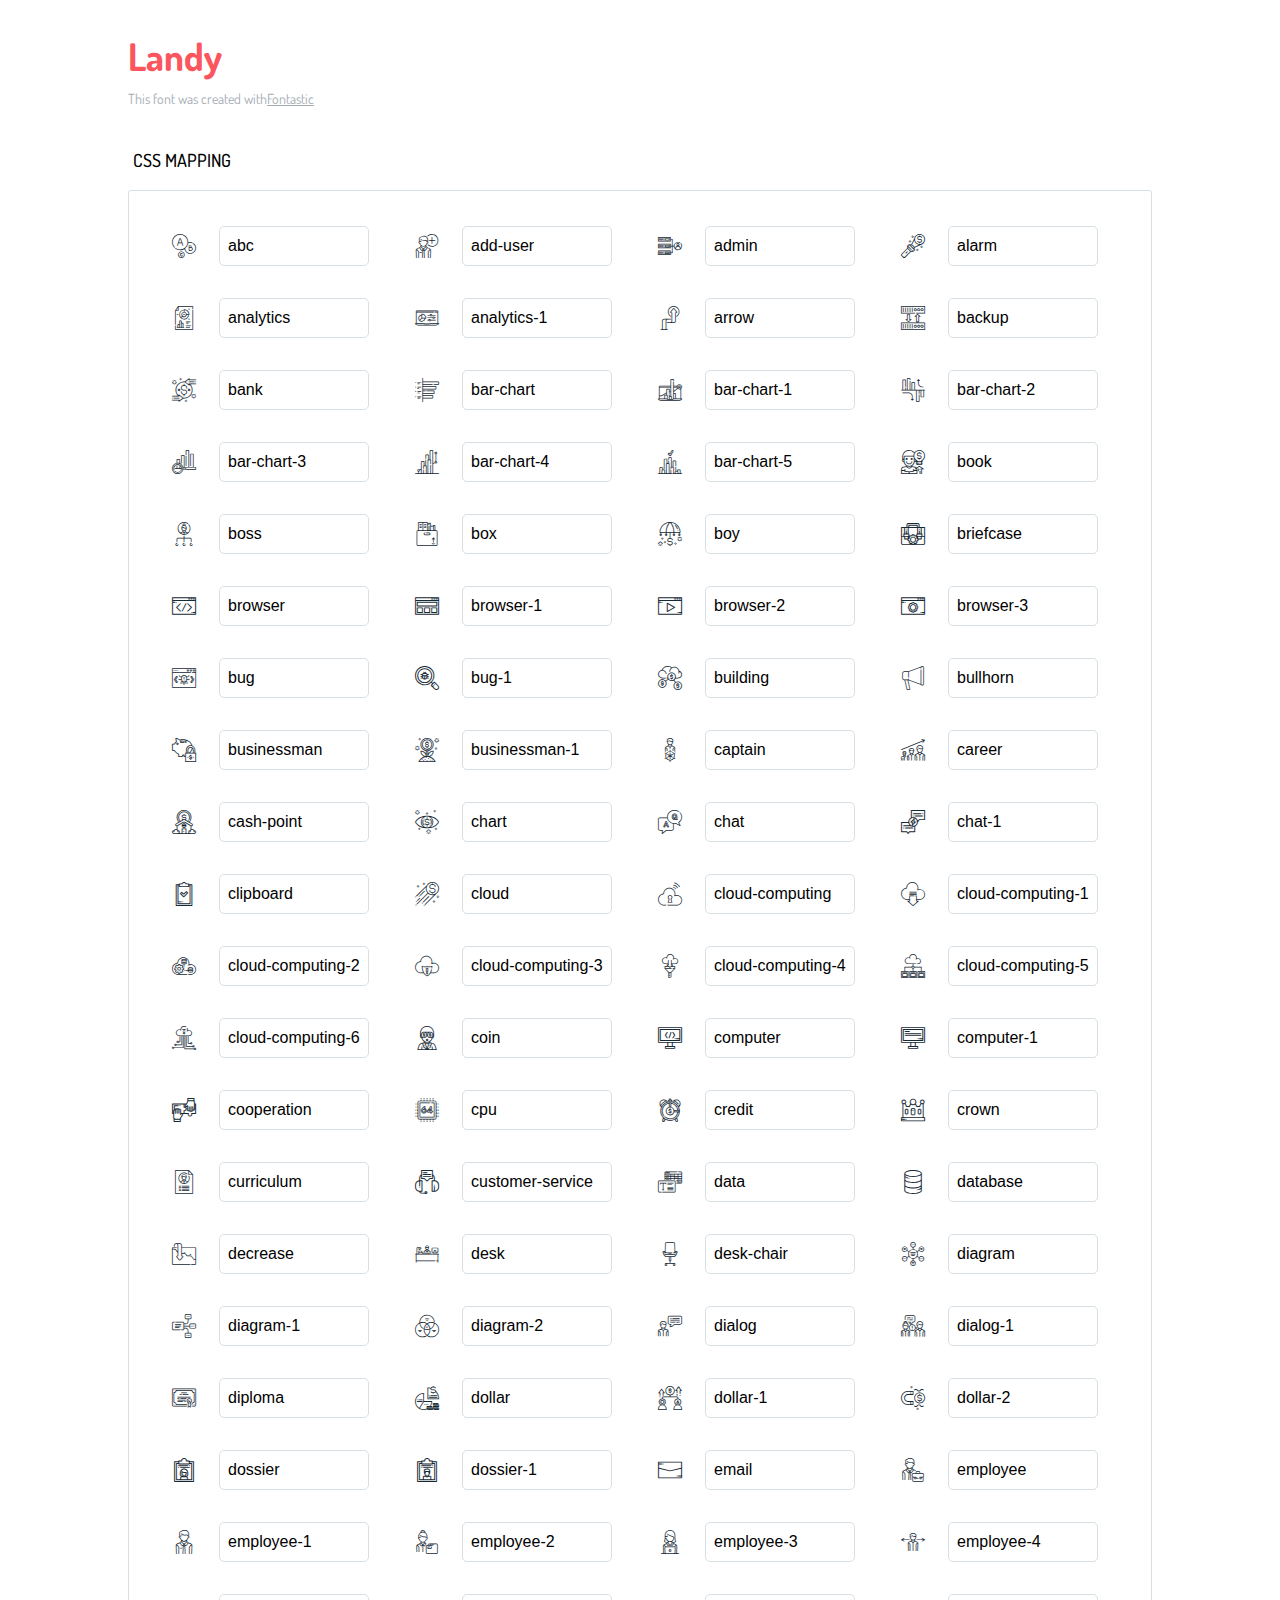
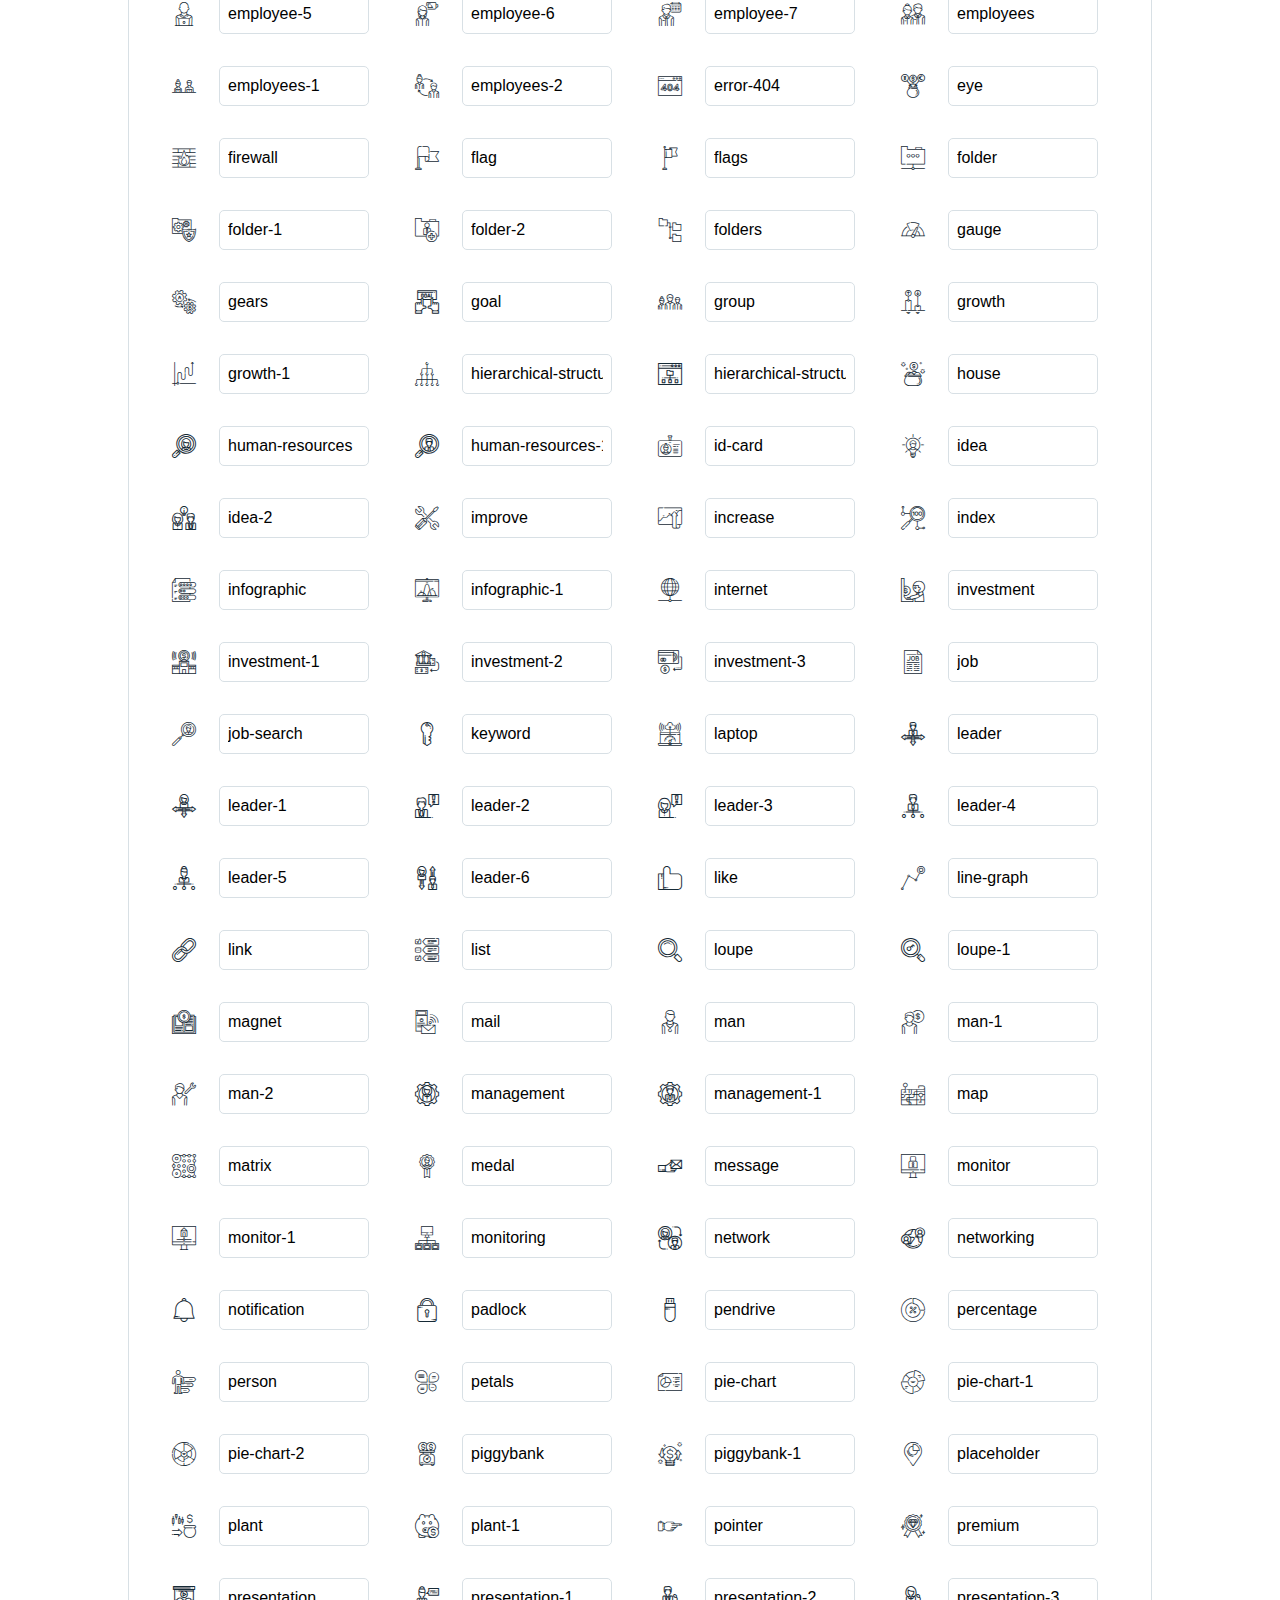
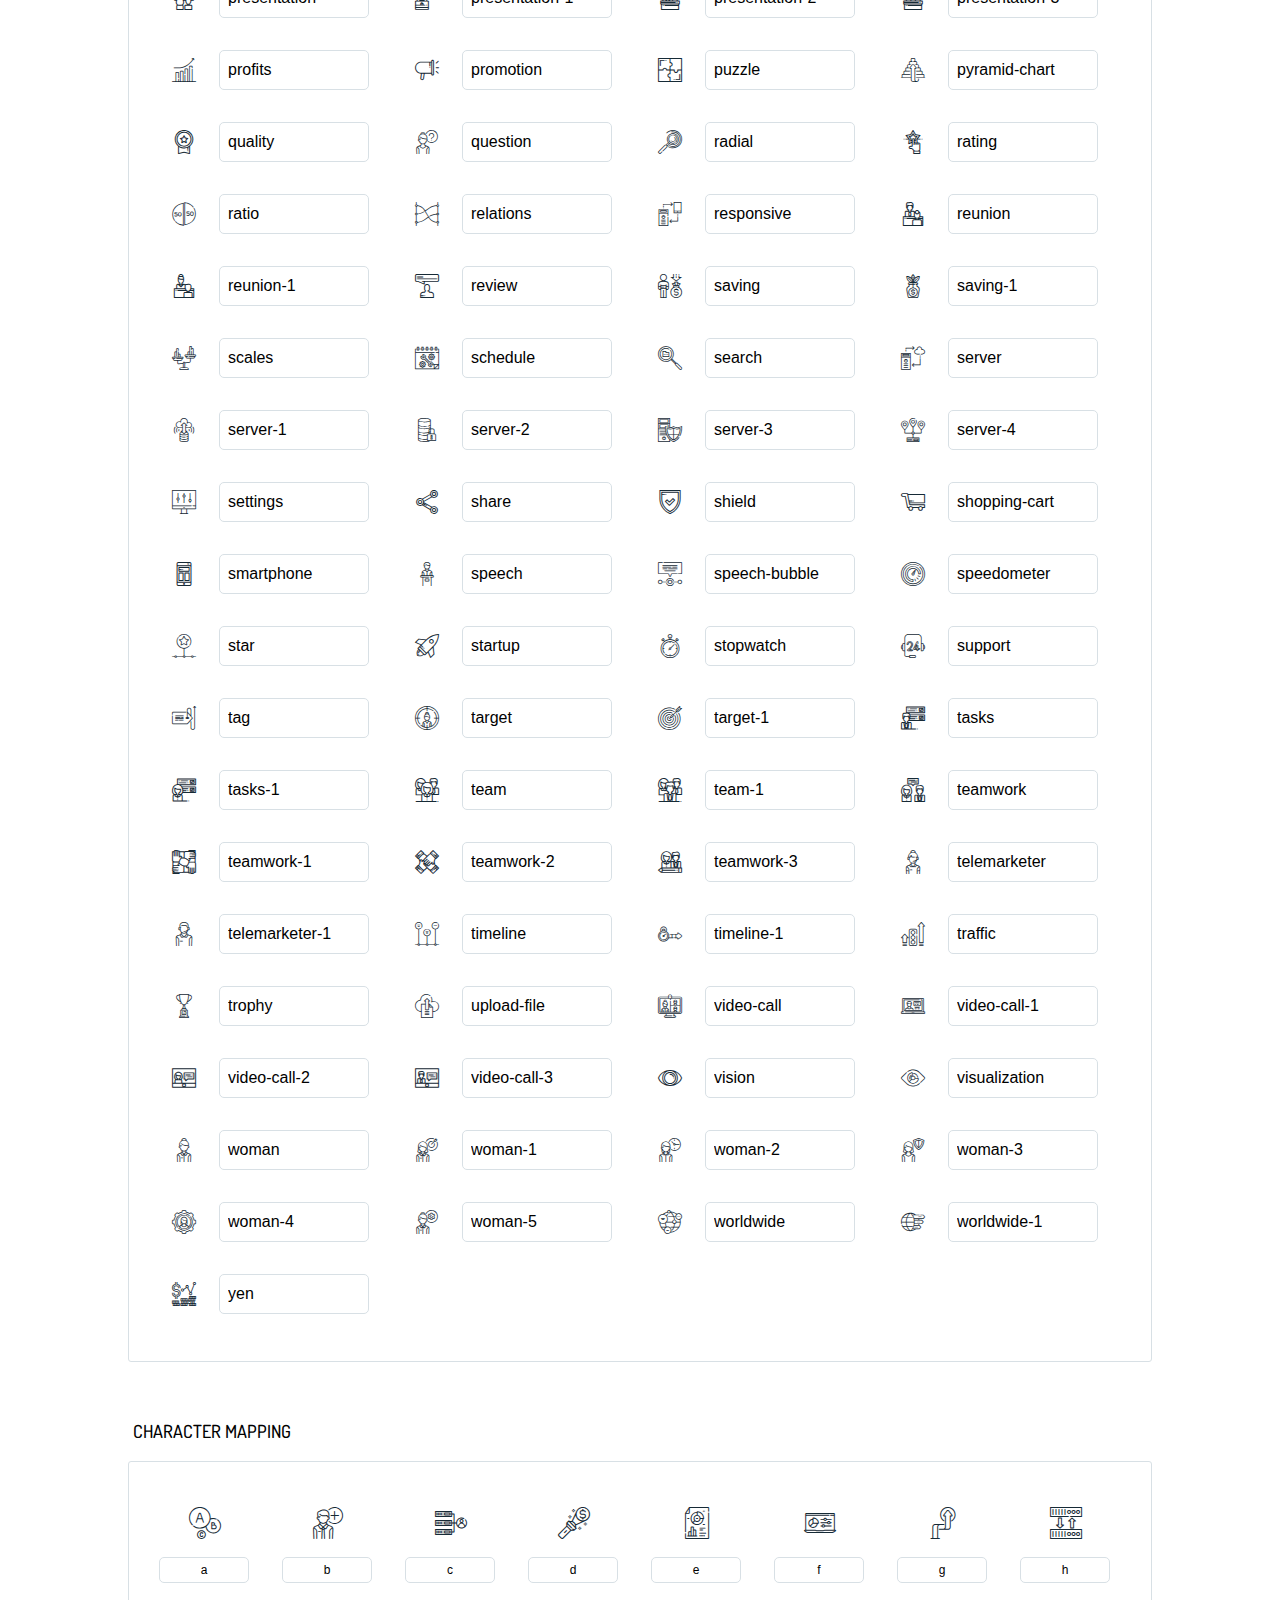
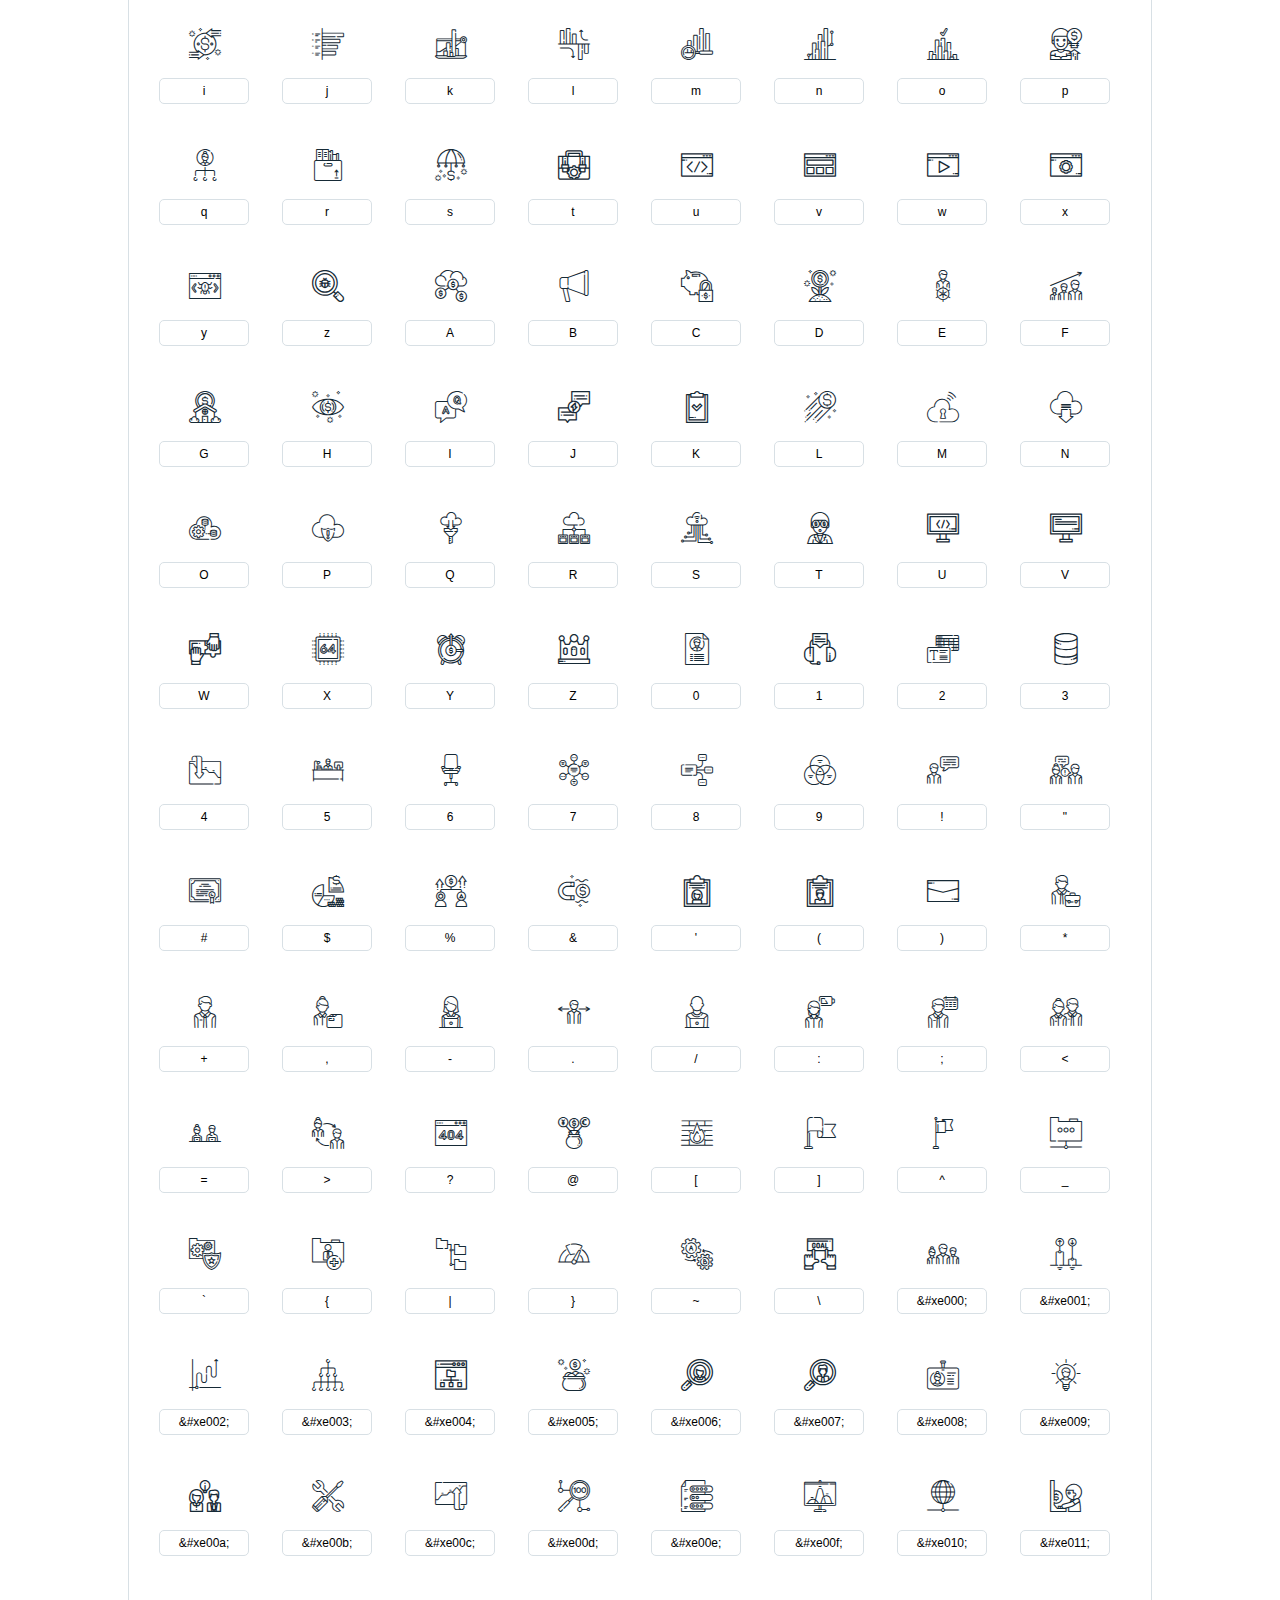
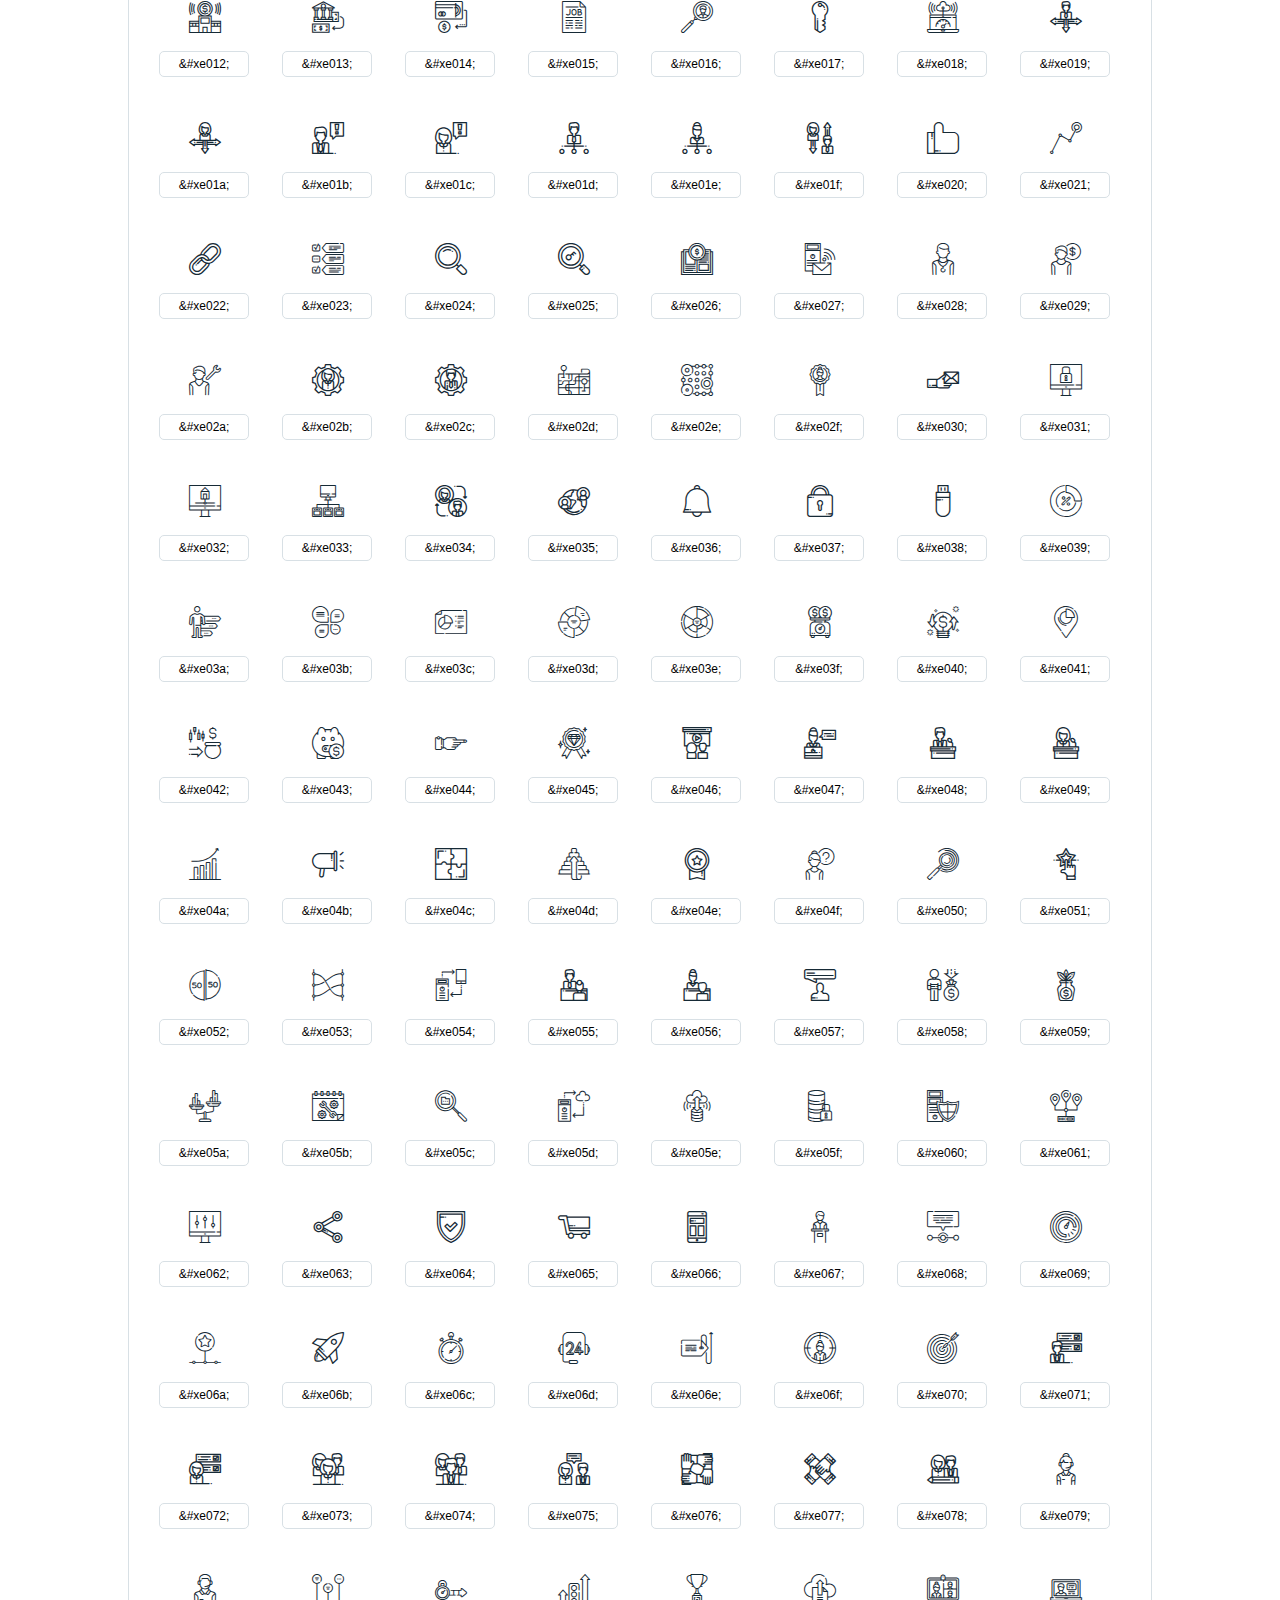
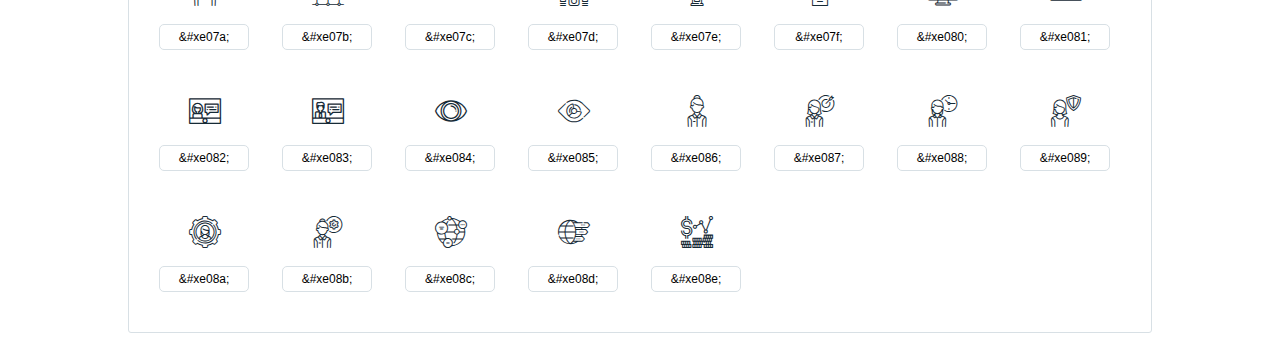
<file: icons-reference/icons-reference.html>
<!DOCTYPE html>
<html lang="en">
  <head>
    <meta charset="utf-8">
    <meta http-equiv="X-UA-Compatible" content="IE=edge,chrome=1">
    <meta name="viewport" content="width=device-width,initial-scale=1">
    <title>Font Reference - Landy</title>
    <link href="http://fonts.googleapis.com/css?family=Dosis:400,500,700" rel="stylesheet" type="text/css">
    <link rel="stylesheet" href="styles.css">
    <style type="text/css">html,body,div,span,applet,object,iframe,h1,h2,h3,h4,h5,h6,p,blockquote,pre,a,abbr,acronym,address,big,cite,code,del,dfn,em,img,ins,kbd,q,s,samp,small,strike,strong,sub,sup,tt,var,dl,dt,dd,ol,ul,li,fieldset,form,label,legend,table,caption,tbody,tfoot,thead,tr,th,td{margin:0;padding:0;border:0;outline:0;font-weight:inherit;font-style:inherit;font-family:inherit;font-size:100%;vertical-align:baseline}body{line-height:1;color:#000;background:#fff}ol,ul{list-style:none}table{border-collapse:separate;border-spacing:0;vertical-align:middle}caption,th,td{text-align:left;font-weight:normal;vertical-align:middle}a img{border:none}*{-webkit-box-sizing:border-box;-moz-box-sizing:border-box;box-sizing:border-box}body{font-family:'Dosis','Tahoma',sans-serif}.container{margin:15px auto;width:80%}h1{margin:40px 0 20px;font-weight:700;font-size:38px;line-height:32px;color:#fb565e}h2{font-size:18px;padding:0 0 21px 5px;margin:45px 0 0 0;text-transform:uppercase;font-weight:500}.small{font-size:14px;color:#a5adb4;}.small a{color:#a5adb4;}.small a:hover{color:#fb565e}.glyphs.character-mapping{margin:0 0 20px 0;padding:20px 0 20px 30px;color:rgba(0,0,0,0.5);border:1px solid #d8e0e5;-webkit-border-radius:3px;border-radius:3px;}.glyphs.character-mapping li{margin:0 30px 20px 0;display:inline-block;width:90px}.glyphs.character-mapping .icon{margin:10px 0 10px 15px;padding:15px;position:relative;width:55px;height:55px;color:#162a36 !important;overflow:hidden;-webkit-border-radius:3px;border-radius:3px;font-size:32px;}.glyphs.character-mapping .icon svg{fill:#000}.glyphs.character-mapping input{margin:0;padding:5px 0;line-height:12px;font-size:12px;display:block;width:100%;border:1px solid #d8e0e5;-webkit-border-radius:5px;border-radius:5px;text-align:center;outline:0;}.glyphs.character-mapping input:focus{border:1px solid #fbde4a;-webkit-box-shadow:inset 0 0 3px #fbde4a;box-shadow:inset 0 0 3px #fbde4a}.glyphs.character-mapping input:hover{-webkit-box-shadow:inset 0 0 3px #fbde4a;box-shadow:inset 0 0 3px #fbde4a}.glyphs.css-mapping{margin:0 0 60px 0;padding:30px 0 20px 30px;color:rgba(0,0,0,0.5);border:1px solid #d8e0e5;-webkit-border-radius:3px;border-radius:3px;}.glyphs.css-mapping li{margin:0 30px 20px 0;padding:0;display:inline-block;overflow:hidden}.glyphs.css-mapping .icon{margin:0;margin-right:10px;padding:13px;height:50px;width:50px;color:#162a36 !important;overflow:hidden;float:left;font-size:24px}.glyphs.css-mapping input{margin:0;margin-top:5px;padding:8px;line-height:16px;font-size:16px;display:block;width:150px;height:40px;border:1px solid #d8e0e5;-webkit-border-radius:5px;border-radius:5px;background:#fff;outline:0;float:right;}.glyphs.css-mapping input:focus{border:1px solid #fbde4a;-webkit-box-shadow:inset 0 0 3px #fbde4a;box-shadow:inset 0 0 3px #fbde4a}.glyphs.css-mapping input:hover{-webkit-box-shadow:inset 0 0 3px #fbde4a;box-shadow:inset 0 0 3px #fbde4a}</style>
  </head>
  <body>
    <div class="container">
      <h1>Landy</h1>
      <p class="small">This font was created with<a href="http://fontastic.me/">Fontastic</a></p>
      <h2>CSS mapping</h2>
      <ul class="glyphs css-mapping">
        <li>
          <div class="icon icon-abc"></div>
          <input type="text" readonly="readonly" value="abc">
        </li>
        <li>
          <div class="icon icon-add-user"></div>
          <input type="text" readonly="readonly" value="add-user">
        </li>
        <li>
          <div class="icon icon-admin"></div>
          <input type="text" readonly="readonly" value="admin">
        </li>
        <li>
          <div class="icon icon-alarm"></div>
          <input type="text" readonly="readonly" value="alarm">
        </li>
        <li>
          <div class="icon icon-analytics"></div>
          <input type="text" readonly="readonly" value="analytics">
        </li>
        <li>
          <div class="icon icon-analytics-1"></div>
          <input type="text" readonly="readonly" value="analytics-1">
        </li>
        <li>
          <div class="icon icon-arrow"></div>
          <input type="text" readonly="readonly" value="arrow">
        </li>
        <li>
          <div class="icon icon-backup"></div>
          <input type="text" readonly="readonly" value="backup">
        </li>
        <li>
          <div class="icon icon-bank"></div>
          <input type="text" readonly="readonly" value="bank">
        </li>
        <li>
          <div class="icon icon-bar-chart"></div>
          <input type="text" readonly="readonly" value="bar-chart">
        </li>
        <li>
          <div class="icon icon-bar-chart-1"></div>
          <input type="text" readonly="readonly" value="bar-chart-1">
        </li>
        <li>
          <div class="icon icon-bar-chart-2"></div>
          <input type="text" readonly="readonly" value="bar-chart-2">
        </li>
        <li>
          <div class="icon icon-bar-chart-3"></div>
          <input type="text" readonly="readonly" value="bar-chart-3">
        </li>
        <li>
          <div class="icon icon-bar-chart-4"></div>
          <input type="text" readonly="readonly" value="bar-chart-4">
        </li>
        <li>
          <div class="icon icon-bar-chart-5"></div>
          <input type="text" readonly="readonly" value="bar-chart-5">
        </li>
        <li>
          <div class="icon icon-book"></div>
          <input type="text" readonly="readonly" value="book">
        </li>
        <li>
          <div class="icon icon-boss"></div>
          <input type="text" readonly="readonly" value="boss">
        </li>
        <li>
          <div class="icon icon-box"></div>
          <input type="text" readonly="readonly" value="box">
        </li>
        <li>
          <div class="icon icon-boy"></div>
          <input type="text" readonly="readonly" value="boy">
        </li>
        <li>
          <div class="icon icon-briefcase"></div>
          <input type="text" readonly="readonly" value="briefcase">
        </li>
        <li>
          <div class="icon icon-browser"></div>
          <input type="text" readonly="readonly" value="browser">
        </li>
        <li>
          <div class="icon icon-browser-1"></div>
          <input type="text" readonly="readonly" value="browser-1">
        </li>
        <li>
          <div class="icon icon-browser-2"></div>
          <input type="text" readonly="readonly" value="browser-2">
        </li>
        <li>
          <div class="icon icon-browser-3"></div>
          <input type="text" readonly="readonly" value="browser-3">
        </li>
        <li>
          <div class="icon icon-bug"></div>
          <input type="text" readonly="readonly" value="bug">
        </li>
        <li>
          <div class="icon icon-bug-1"></div>
          <input type="text" readonly="readonly" value="bug-1">
        </li>
        <li>
          <div class="icon icon-building"></div>
          <input type="text" readonly="readonly" value="building">
        </li>
        <li>
          <div class="icon icon-bullhorn"></div>
          <input type="text" readonly="readonly" value="bullhorn">
        </li>
        <li>
          <div class="icon icon-businessman"></div>
          <input type="text" readonly="readonly" value="businessman">
        </li>
        <li>
          <div class="icon icon-businessman-1"></div>
          <input type="text" readonly="readonly" value="businessman-1">
        </li>
        <li>
          <div class="icon icon-captain"></div>
          <input type="text" readonly="readonly" value="captain">
        </li>
        <li>
          <div class="icon icon-career"></div>
          <input type="text" readonly="readonly" value="career">
        </li>
        <li>
          <div class="icon icon-cash-point"></div>
          <input type="text" readonly="readonly" value="cash-point">
        </li>
        <li>
          <div class="icon icon-chart"></div>
          <input type="text" readonly="readonly" value="chart">
        </li>
        <li>
          <div class="icon icon-chat"></div>
          <input type="text" readonly="readonly" value="chat">
        </li>
        <li>
          <div class="icon icon-chat-1"></div>
          <input type="text" readonly="readonly" value="chat-1">
        </li>
        <li>
          <div class="icon icon-clipboard"></div>
          <input type="text" readonly="readonly" value="clipboard">
        </li>
        <li>
          <div class="icon icon-cloud"></div>
          <input type="text" readonly="readonly" value="cloud">
        </li>
        <li>
          <div class="icon icon-cloud-computing"></div>
          <input type="text" readonly="readonly" value="cloud-computing">
        </li>
        <li>
          <div class="icon icon-cloud-computing-1"></div>
          <input type="text" readonly="readonly" value="cloud-computing-1">
        </li>
        <li>
          <div class="icon icon-cloud-computing-2"></div>
          <input type="text" readonly="readonly" value="cloud-computing-2">
        </li>
        <li>
          <div class="icon icon-cloud-computing-3"></div>
          <input type="text" readonly="readonly" value="cloud-computing-3">
        </li>
        <li>
          <div class="icon icon-cloud-computing-4"></div>
          <input type="text" readonly="readonly" value="cloud-computing-4">
        </li>
        <li>
          <div class="icon icon-cloud-computing-5"></div>
          <input type="text" readonly="readonly" value="cloud-computing-5">
        </li>
        <li>
          <div class="icon icon-cloud-computing-6"></div>
          <input type="text" readonly="readonly" value="cloud-computing-6">
        </li>
        <li>
          <div class="icon icon-coin"></div>
          <input type="text" readonly="readonly" value="coin">
        </li>
        <li>
          <div class="icon icon-computer"></div>
          <input type="text" readonly="readonly" value="computer">
        </li>
        <li>
          <div class="icon icon-computer-1"></div>
          <input type="text" readonly="readonly" value="computer-1">
        </li>
        <li>
          <div class="icon icon-cooperation"></div>
          <input type="text" readonly="readonly" value="cooperation">
        </li>
        <li>
          <div class="icon icon-cpu"></div>
          <input type="text" readonly="readonly" value="cpu">
        </li>
        <li>
          <div class="icon icon-credit"></div>
          <input type="text" readonly="readonly" value="credit">
        </li>
        <li>
          <div class="icon icon-crown"></div>
          <input type="text" readonly="readonly" value="crown">
        </li>
        <li>
          <div class="icon icon-curriculum"></div>
          <input type="text" readonly="readonly" value="curriculum">
        </li>
        <li>
          <div class="icon icon-customer-service"></div>
          <input type="text" readonly="readonly" value="customer-service">
        </li>
        <li>
          <div class="icon icon-data"></div>
          <input type="text" readonly="readonly" value="data">
        </li>
        <li>
          <div class="icon icon-database"></div>
          <input type="text" readonly="readonly" value="database">
        </li>
        <li>
          <div class="icon icon-decrease"></div>
          <input type="text" readonly="readonly" value="decrease">
        </li>
        <li>
          <div class="icon icon-desk"></div>
          <input type="text" readonly="readonly" value="desk">
        </li>
        <li>
          <div class="icon icon-desk-chair"></div>
          <input type="text" readonly="readonly" value="desk-chair">
        </li>
        <li>
          <div class="icon icon-diagram"></div>
          <input type="text" readonly="readonly" value="diagram">
        </li>
        <li>
          <div class="icon icon-diagram-1"></div>
          <input type="text" readonly="readonly" value="diagram-1">
        </li>
        <li>
          <div class="icon icon-diagram-2"></div>
          <input type="text" readonly="readonly" value="diagram-2">
        </li>
        <li>
          <div class="icon icon-dialog"></div>
          <input type="text" readonly="readonly" value="dialog">
        </li>
        <li>
          <div class="icon icon-dialog-1"></div>
          <input type="text" readonly="readonly" value="dialog-1">
        </li>
        <li>
          <div class="icon icon-diploma"></div>
          <input type="text" readonly="readonly" value="diploma">
        </li>
        <li>
          <div class="icon icon-dollar"></div>
          <input type="text" readonly="readonly" value="dollar">
        </li>
        <li>
          <div class="icon icon-dollar-1"></div>
          <input type="text" readonly="readonly" value="dollar-1">
        </li>
        <li>
          <div class="icon icon-dollar-2"></div>
          <input type="text" readonly="readonly" value="dollar-2">
        </li>
        <li>
          <div class="icon icon-dossier"></div>
          <input type="text" readonly="readonly" value="dossier">
        </li>
        <li>
          <div class="icon icon-dossier-1"></div>
          <input type="text" readonly="readonly" value="dossier-1">
        </li>
        <li>
          <div class="icon icon-email"></div>
          <input type="text" readonly="readonly" value="email">
        </li>
        <li>
          <div class="icon icon-employee"></div>
          <input type="text" readonly="readonly" value="employee">
        </li>
        <li>
          <div class="icon icon-employee-1"></div>
          <input type="text" readonly="readonly" value="employee-1">
        </li>
        <li>
          <div class="icon icon-employee-2"></div>
          <input type="text" readonly="readonly" value="employee-2">
        </li>
        <li>
          <div class="icon icon-employee-3"></div>
          <input type="text" readonly="readonly" value="employee-3">
        </li>
        <li>
          <div class="icon icon-employee-4"></div>
          <input type="text" readonly="readonly" value="employee-4">
        </li>
        <li>
          <div class="icon icon-employee-5"></div>
          <input type="text" readonly="readonly" value="employee-5">
        </li>
        <li>
          <div class="icon icon-employee-6"></div>
          <input type="text" readonly="readonly" value="employee-6">
        </li>
        <li>
          <div class="icon icon-employee-7"></div>
          <input type="text" readonly="readonly" value="employee-7">
        </li>
        <li>
          <div class="icon icon-employees"></div>
          <input type="text" readonly="readonly" value="employees">
        </li>
        <li>
          <div class="icon icon-employees-1"></div>
          <input type="text" readonly="readonly" value="employees-1">
        </li>
        <li>
          <div class="icon icon-employees-2"></div>
          <input type="text" readonly="readonly" value="employees-2">
        </li>
        <li>
          <div class="icon icon-error-404"></div>
          <input type="text" readonly="readonly" value="error-404">
        </li>
        <li>
          <div class="icon icon-eye"></div>
          <input type="text" readonly="readonly" value="eye">
        </li>
        <li>
          <div class="icon icon-firewall"></div>
          <input type="text" readonly="readonly" value="firewall">
        </li>
        <li>
          <div class="icon icon-flag"></div>
          <input type="text" readonly="readonly" value="flag">
        </li>
        <li>
          <div class="icon icon-flags"></div>
          <input type="text" readonly="readonly" value="flags">
        </li>
        <li>
          <div class="icon icon-folder"></div>
          <input type="text" readonly="readonly" value="folder">
        </li>
        <li>
          <div class="icon icon-folder-1"></div>
          <input type="text" readonly="readonly" value="folder-1">
        </li>
        <li>
          <div class="icon icon-folder-2"></div>
          <input type="text" readonly="readonly" value="folder-2">
        </li>
        <li>
          <div class="icon icon-folders"></div>
          <input type="text" readonly="readonly" value="folders">
        </li>
        <li>
          <div class="icon icon-gauge"></div>
          <input type="text" readonly="readonly" value="gauge">
        </li>
        <li>
          <div class="icon icon-gears"></div>
          <input type="text" readonly="readonly" value="gears">
        </li>
        <li>
          <div class="icon icon-goal"></div>
          <input type="text" readonly="readonly" value="goal">
        </li>
        <li>
          <div class="icon icon-group"></div>
          <input type="text" readonly="readonly" value="group">
        </li>
        <li>
          <div class="icon icon-growth"></div>
          <input type="text" readonly="readonly" value="growth">
        </li>
        <li>
          <div class="icon icon-growth-1"></div>
          <input type="text" readonly="readonly" value="growth-1">
        </li>
        <li>
          <div class="icon icon-hierarchical-structure"></div>
          <input type="text" readonly="readonly" value="hierarchical-structure">
        </li>
        <li>
          <div class="icon icon-hierarchical-structure-1"></div>
          <input type="text" readonly="readonly" value="hierarchical-structure-1">
        </li>
        <li>
          <div class="icon icon-house"></div>
          <input type="text" readonly="readonly" value="house">
        </li>
        <li>
          <div class="icon icon-human-resources"></div>
          <input type="text" readonly="readonly" value="human-resources">
        </li>
        <li>
          <div class="icon icon-human-resources-1"></div>
          <input type="text" readonly="readonly" value="human-resources-1">
        </li>
        <li>
          <div class="icon icon-id-card"></div>
          <input type="text" readonly="readonly" value="id-card">
        </li>
        <li>
          <div class="icon icon-idea"></div>
          <input type="text" readonly="readonly" value="idea">
        </li>
        <li>
          <div class="icon icon-idea-2"></div>
          <input type="text" readonly="readonly" value="idea-2">
        </li>
        <li>
          <div class="icon icon-improve"></div>
          <input type="text" readonly="readonly" value="improve">
        </li>
        <li>
          <div class="icon icon-increase"></div>
          <input type="text" readonly="readonly" value="increase">
        </li>
        <li>
          <div class="icon icon-index"></div>
          <input type="text" readonly="readonly" value="index">
        </li>
        <li>
          <div class="icon icon-infographic"></div>
          <input type="text" readonly="readonly" value="infographic">
        </li>
        <li>
          <div class="icon icon-infographic-1"></div>
          <input type="text" readonly="readonly" value="infographic-1">
        </li>
        <li>
          <div class="icon icon-internet"></div>
          <input type="text" readonly="readonly" value="internet">
        </li>
        <li>
          <div class="icon icon-investment"></div>
          <input type="text" readonly="readonly" value="investment">
        </li>
        <li>
          <div class="icon icon-investment-1"></div>
          <input type="text" readonly="readonly" value="investment-1">
        </li>
        <li>
          <div class="icon icon-investment-2"></div>
          <input type="text" readonly="readonly" value="investment-2">
        </li>
        <li>
          <div class="icon icon-investment-3"></div>
          <input type="text" readonly="readonly" value="investment-3">
        </li>
        <li>
          <div class="icon icon-job"></div>
          <input type="text" readonly="readonly" value="job">
        </li>
        <li>
          <div class="icon icon-job-search"></div>
          <input type="text" readonly="readonly" value="job-search">
        </li>
        <li>
          <div class="icon icon-keyword"></div>
          <input type="text" readonly="readonly" value="keyword">
        </li>
        <li>
          <div class="icon icon-laptop"></div>
          <input type="text" readonly="readonly" value="laptop">
        </li>
        <li>
          <div class="icon icon-leader"></div>
          <input type="text" readonly="readonly" value="leader">
        </li>
        <li>
          <div class="icon icon-leader-1"></div>
          <input type="text" readonly="readonly" value="leader-1">
        </li>
        <li>
          <div class="icon icon-leader-2"></div>
          <input type="text" readonly="readonly" value="leader-2">
        </li>
        <li>
          <div class="icon icon-leader-3"></div>
          <input type="text" readonly="readonly" value="leader-3">
        </li>
        <li>
          <div class="icon icon-leader-4"></div>
          <input type="text" readonly="readonly" value="leader-4">
        </li>
        <li>
          <div class="icon icon-leader-5"></div>
          <input type="text" readonly="readonly" value="leader-5">
        </li>
        <li>
          <div class="icon icon-leader-6"></div>
          <input type="text" readonly="readonly" value="leader-6">
        </li>
        <li>
          <div class="icon icon-like"></div>
          <input type="text" readonly="readonly" value="like">
        </li>
        <li>
          <div class="icon icon-line-graph"></div>
          <input type="text" readonly="readonly" value="line-graph">
        </li>
        <li>
          <div class="icon icon-link"></div>
          <input type="text" readonly="readonly" value="link">
        </li>
        <li>
          <div class="icon icon-list"></div>
          <input type="text" readonly="readonly" value="list">
        </li>
        <li>
          <div class="icon icon-loupe"></div>
          <input type="text" readonly="readonly" value="loupe">
        </li>
        <li>
          <div class="icon icon-loupe-1"></div>
          <input type="text" readonly="readonly" value="loupe-1">
        </li>
        <li>
          <div class="icon icon-magnet"></div>
          <input type="text" readonly="readonly" value="magnet">
        </li>
        <li>
          <div class="icon icon-mail"></div>
          <input type="text" readonly="readonly" value="mail">
        </li>
        <li>
          <div class="icon icon-man"></div>
          <input type="text" readonly="readonly" value="man">
        </li>
        <li>
          <div class="icon icon-man-1"></div>
          <input type="text" readonly="readonly" value="man-1">
        </li>
        <li>
          <div class="icon icon-man-2"></div>
          <input type="text" readonly="readonly" value="man-2">
        </li>
        <li>
          <div class="icon icon-management"></div>
          <input type="text" readonly="readonly" value="management">
        </li>
        <li>
          <div class="icon icon-management-1"></div>
          <input type="text" readonly="readonly" value="management-1">
        </li>
        <li>
          <div class="icon icon-map"></div>
          <input type="text" readonly="readonly" value="map">
        </li>
        <li>
          <div class="icon icon-matrix"></div>
          <input type="text" readonly="readonly" value="matrix">
        </li>
        <li>
          <div class="icon icon-medal"></div>
          <input type="text" readonly="readonly" value="medal">
        </li>
        <li>
          <div class="icon icon-message"></div>
          <input type="text" readonly="readonly" value="message">
        </li>
        <li>
          <div class="icon icon-monitor"></div>
          <input type="text" readonly="readonly" value="monitor">
        </li>
        <li>
          <div class="icon icon-monitor-1"></div>
          <input type="text" readonly="readonly" value="monitor-1">
        </li>
        <li>
          <div class="icon icon-monitoring"></div>
          <input type="text" readonly="readonly" value="monitoring">
        </li>
        <li>
          <div class="icon icon-network"></div>
          <input type="text" readonly="readonly" value="network">
        </li>
        <li>
          <div class="icon icon-networking"></div>
          <input type="text" readonly="readonly" value="networking">
        </li>
        <li>
          <div class="icon icon-notification"></div>
          <input type="text" readonly="readonly" value="notification">
        </li>
        <li>
          <div class="icon icon-padlock"></div>
          <input type="text" readonly="readonly" value="padlock">
        </li>
        <li>
          <div class="icon icon-pendrive"></div>
          <input type="text" readonly="readonly" value="pendrive">
        </li>
        <li>
          <div class="icon icon-percentage"></div>
          <input type="text" readonly="readonly" value="percentage">
        </li>
        <li>
          <div class="icon icon-person"></div>
          <input type="text" readonly="readonly" value="person">
        </li>
        <li>
          <div class="icon icon-petals"></div>
          <input type="text" readonly="readonly" value="petals">
        </li>
        <li>
          <div class="icon icon-pie-chart"></div>
          <input type="text" readonly="readonly" value="pie-chart">
        </li>
        <li>
          <div class="icon icon-pie-chart-1"></div>
          <input type="text" readonly="readonly" value="pie-chart-1">
        </li>
        <li>
          <div class="icon icon-pie-chart-2"></div>
          <input type="text" readonly="readonly" value="pie-chart-2">
        </li>
        <li>
          <div class="icon icon-piggybank"></div>
          <input type="text" readonly="readonly" value="piggybank">
        </li>
        <li>
          <div class="icon icon-piggybank-1"></div>
          <input type="text" readonly="readonly" value="piggybank-1">
        </li>
        <li>
          <div class="icon icon-placeholder"></div>
          <input type="text" readonly="readonly" value="placeholder">
        </li>
        <li>
          <div class="icon icon-plant"></div>
          <input type="text" readonly="readonly" value="plant">
        </li>
        <li>
          <div class="icon icon-plant-1"></div>
          <input type="text" readonly="readonly" value="plant-1">
        </li>
        <li>
          <div class="icon icon-pointer"></div>
          <input type="text" readonly="readonly" value="pointer">
        </li>
        <li>
          <div class="icon icon-premium"></div>
          <input type="text" readonly="readonly" value="premium">
        </li>
        <li>
          <div class="icon icon-presentation"></div>
          <input type="text" readonly="readonly" value="presentation">
        </li>
        <li>
          <div class="icon icon-presentation-1"></div>
          <input type="text" readonly="readonly" value="presentation-1">
        </li>
        <li>
          <div class="icon icon-presentation-2"></div>
          <input type="text" readonly="readonly" value="presentation-2">
        </li>
        <li>
          <div class="icon icon-presentation-3"></div>
          <input type="text" readonly="readonly" value="presentation-3">
        </li>
        <li>
          <div class="icon icon-profits"></div>
          <input type="text" readonly="readonly" value="profits">
        </li>
        <li>
          <div class="icon icon-promotion"></div>
          <input type="text" readonly="readonly" value="promotion">
        </li>
        <li>
          <div class="icon icon-puzzle"></div>
          <input type="text" readonly="readonly" value="puzzle">
        </li>
        <li>
          <div class="icon icon-pyramid-chart"></div>
          <input type="text" readonly="readonly" value="pyramid-chart">
        </li>
        <li>
          <div class="icon icon-quality"></div>
          <input type="text" readonly="readonly" value="quality">
        </li>
        <li>
          <div class="icon icon-question"></div>
          <input type="text" readonly="readonly" value="question">
        </li>
        <li>
          <div class="icon icon-radial"></div>
          <input type="text" readonly="readonly" value="radial">
        </li>
        <li>
          <div class="icon icon-rating"></div>
          <input type="text" readonly="readonly" value="rating">
        </li>
        <li>
          <div class="icon icon-ratio"></div>
          <input type="text" readonly="readonly" value="ratio">
        </li>
        <li>
          <div class="icon icon-relations"></div>
          <input type="text" readonly="readonly" value="relations">
        </li>
        <li>
          <div class="icon icon-responsive"></div>
          <input type="text" readonly="readonly" value="responsive">
        </li>
        <li>
          <div class="icon icon-reunion"></div>
          <input type="text" readonly="readonly" value="reunion">
        </li>
        <li>
          <div class="icon icon-reunion-1"></div>
          <input type="text" readonly="readonly" value="reunion-1">
        </li>
        <li>
          <div class="icon icon-review"></div>
          <input type="text" readonly="readonly" value="review">
        </li>
        <li>
          <div class="icon icon-saving"></div>
          <input type="text" readonly="readonly" value="saving">
        </li>
        <li>
          <div class="icon icon-saving-1"></div>
          <input type="text" readonly="readonly" value="saving-1">
        </li>
        <li>
          <div class="icon icon-scales"></div>
          <input type="text" readonly="readonly" value="scales">
        </li>
        <li>
          <div class="icon icon-schedule"></div>
          <input type="text" readonly="readonly" value="schedule">
        </li>
        <li>
          <div class="icon icon-search"></div>
          <input type="text" readonly="readonly" value="search">
        </li>
        <li>
          <div class="icon icon-server"></div>
          <input type="text" readonly="readonly" value="server">
        </li>
        <li>
          <div class="icon icon-server-1"></div>
          <input type="text" readonly="readonly" value="server-1">
        </li>
        <li>
          <div class="icon icon-server-2"></div>
          <input type="text" readonly="readonly" value="server-2">
        </li>
        <li>
          <div class="icon icon-server-3"></div>
          <input type="text" readonly="readonly" value="server-3">
        </li>
        <li>
          <div class="icon icon-server-4"></div>
          <input type="text" readonly="readonly" value="server-4">
        </li>
        <li>
          <div class="icon icon-settings"></div>
          <input type="text" readonly="readonly" value="settings">
        </li>
        <li>
          <div class="icon icon-share"></div>
          <input type="text" readonly="readonly" value="share">
        </li>
        <li>
          <div class="icon icon-shield"></div>
          <input type="text" readonly="readonly" value="shield">
        </li>
        <li>
          <div class="icon icon-shopping-cart"></div>
          <input type="text" readonly="readonly" value="shopping-cart">
        </li>
        <li>
          <div class="icon icon-smartphone"></div>
          <input type="text" readonly="readonly" value="smartphone">
        </li>
        <li>
          <div class="icon icon-speech"></div>
          <input type="text" readonly="readonly" value="speech">
        </li>
        <li>
          <div class="icon icon-speech-bubble"></div>
          <input type="text" readonly="readonly" value="speech-bubble">
        </li>
        <li>
          <div class="icon icon-speedometer"></div>
          <input type="text" readonly="readonly" value="speedometer">
        </li>
        <li>
          <div class="icon icon-star"></div>
          <input type="text" readonly="readonly" value="star">
        </li>
        <li>
          <div class="icon icon-startup"></div>
          <input type="text" readonly="readonly" value="startup">
        </li>
        <li>
          <div class="icon icon-stopwatch"></div>
          <input type="text" readonly="readonly" value="stopwatch">
        </li>
        <li>
          <div class="icon icon-support"></div>
          <input type="text" readonly="readonly" value="support">
        </li>
        <li>
          <div class="icon icon-tag"></div>
          <input type="text" readonly="readonly" value="tag">
        </li>
        <li>
          <div class="icon icon-target"></div>
          <input type="text" readonly="readonly" value="target">
        </li>
        <li>
          <div class="icon icon-target-1"></div>
          <input type="text" readonly="readonly" value="target-1">
        </li>
        <li>
          <div class="icon icon-tasks"></div>
          <input type="text" readonly="readonly" value="tasks">
        </li>
        <li>
          <div class="icon icon-tasks-1"></div>
          <input type="text" readonly="readonly" value="tasks-1">
        </li>
        <li>
          <div class="icon icon-team"></div>
          <input type="text" readonly="readonly" value="team">
        </li>
        <li>
          <div class="icon icon-team-1"></div>
          <input type="text" readonly="readonly" value="team-1">
        </li>
        <li>
          <div class="icon icon-teamwork"></div>
          <input type="text" readonly="readonly" value="teamwork">
        </li>
        <li>
          <div class="icon icon-teamwork-1"></div>
          <input type="text" readonly="readonly" value="teamwork-1">
        </li>
        <li>
          <div class="icon icon-teamwork-2"></div>
          <input type="text" readonly="readonly" value="teamwork-2">
        </li>
        <li>
          <div class="icon icon-teamwork-3"></div>
          <input type="text" readonly="readonly" value="teamwork-3">
        </li>
        <li>
          <div class="icon icon-telemarketer"></div>
          <input type="text" readonly="readonly" value="telemarketer">
        </li>
        <li>
          <div class="icon icon-telemarketer-1"></div>
          <input type="text" readonly="readonly" value="telemarketer-1">
        </li>
        <li>
          <div class="icon icon-timeline"></div>
          <input type="text" readonly="readonly" value="timeline">
        </li>
        <li>
          <div class="icon icon-timeline-1"></div>
          <input type="text" readonly="readonly" value="timeline-1">
        </li>
        <li>
          <div class="icon icon-traffic"></div>
          <input type="text" readonly="readonly" value="traffic">
        </li>
        <li>
          <div class="icon icon-trophy"></div>
          <input type="text" readonly="readonly" value="trophy">
        </li>
        <li>
          <div class="icon icon-upload-file"></div>
          <input type="text" readonly="readonly" value="upload-file">
        </li>
        <li>
          <div class="icon icon-video-call"></div>
          <input type="text" readonly="readonly" value="video-call">
        </li>
        <li>
          <div class="icon icon-video-call-1"></div>
          <input type="text" readonly="readonly" value="video-call-1">
        </li>
        <li>
          <div class="icon icon-video-call-2"></div>
          <input type="text" readonly="readonly" value="video-call-2">
        </li>
        <li>
          <div class="icon icon-video-call-3"></div>
          <input type="text" readonly="readonly" value="video-call-3">
        </li>
        <li>
          <div class="icon icon-vision"></div>
          <input type="text" readonly="readonly" value="vision">
        </li>
        <li>
          <div class="icon icon-visualization"></div>
          <input type="text" readonly="readonly" value="visualization">
        </li>
        <li>
          <div class="icon icon-woman"></div>
          <input type="text" readonly="readonly" value="woman">
        </li>
        <li>
          <div class="icon icon-woman-1"></div>
          <input type="text" readonly="readonly" value="woman-1">
        </li>
        <li>
          <div class="icon icon-woman-2"></div>
          <input type="text" readonly="readonly" value="woman-2">
        </li>
        <li>
          <div class="icon icon-woman-3"></div>
          <input type="text" readonly="readonly" value="woman-3">
        </li>
        <li>
          <div class="icon icon-woman-4"></div>
          <input type="text" readonly="readonly" value="woman-4">
        </li>
        <li>
          <div class="icon icon-woman-5"></div>
          <input type="text" readonly="readonly" value="woman-5">
        </li>
        <li>
          <div class="icon icon-worldwide"></div>
          <input type="text" readonly="readonly" value="worldwide">
        </li>
        <li>
          <div class="icon icon-worldwide-1"></div>
          <input type="text" readonly="readonly" value="worldwide-1">
        </li>
        <li>
          <div class="icon icon-yen"></div>
          <input type="text" readonly="readonly" value="yen">
        </li>
      </ul>
      <h2>Character mapping</h2>
      <ul class="glyphs character-mapping">
        <li>
          <div data-icon="a" class="icon"></div>
          <input type="text" readonly="readonly" value="a">
        </li>
        <li>
          <div data-icon="b" class="icon"></div>
          <input type="text" readonly="readonly" value="b">
        </li>
        <li>
          <div data-icon="c" class="icon"></div>
          <input type="text" readonly="readonly" value="c">
        </li>
        <li>
          <div data-icon="d" class="icon"></div>
          <input type="text" readonly="readonly" value="d">
        </li>
        <li>
          <div data-icon="e" class="icon"></div>
          <input type="text" readonly="readonly" value="e">
        </li>
        <li>
          <div data-icon="f" class="icon"></div>
          <input type="text" readonly="readonly" value="f">
        </li>
        <li>
          <div data-icon="g" class="icon"></div>
          <input type="text" readonly="readonly" value="g">
        </li>
        <li>
          <div data-icon="h" class="icon"></div>
          <input type="text" readonly="readonly" value="h">
        </li>
        <li>
          <div data-icon="i" class="icon"></div>
          <input type="text" readonly="readonly" value="i">
        </li>
        <li>
          <div data-icon="j" class="icon"></div>
          <input type="text" readonly="readonly" value="j">
        </li>
        <li>
          <div data-icon="k" class="icon"></div>
          <input type="text" readonly="readonly" value="k">
        </li>
        <li>
          <div data-icon="l" class="icon"></div>
          <input type="text" readonly="readonly" value="l">
        </li>
        <li>
          <div data-icon="m" class="icon"></div>
          <input type="text" readonly="readonly" value="m">
        </li>
        <li>
          <div data-icon="n" class="icon"></div>
          <input type="text" readonly="readonly" value="n">
        </li>
        <li>
          <div data-icon="o" class="icon"></div>
          <input type="text" readonly="readonly" value="o">
        </li>
        <li>
          <div data-icon="p" class="icon"></div>
          <input type="text" readonly="readonly" value="p">
        </li>
        <li>
          <div data-icon="q" class="icon"></div>
          <input type="text" readonly="readonly" value="q">
        </li>
        <li>
          <div data-icon="r" class="icon"></div>
          <input type="text" readonly="readonly" value="r">
        </li>
        <li>
          <div data-icon="s" class="icon"></div>
          <input type="text" readonly="readonly" value="s">
        </li>
        <li>
          <div data-icon="t" class="icon"></div>
          <input type="text" readonly="readonly" value="t">
        </li>
        <li>
          <div data-icon="u" class="icon"></div>
          <input type="text" readonly="readonly" value="u">
        </li>
        <li>
          <div data-icon="v" class="icon"></div>
          <input type="text" readonly="readonly" value="v">
        </li>
        <li>
          <div data-icon="w" class="icon"></div>
          <input type="text" readonly="readonly" value="w">
        </li>
        <li>
          <div data-icon="x" class="icon"></div>
          <input type="text" readonly="readonly" value="x">
        </li>
        <li>
          <div data-icon="y" class="icon"></div>
          <input type="text" readonly="readonly" value="y">
        </li>
        <li>
          <div data-icon="z" class="icon"></div>
          <input type="text" readonly="readonly" value="z">
        </li>
        <li>
          <div data-icon="A" class="icon"></div>
          <input type="text" readonly="readonly" value="A">
        </li>
        <li>
          <div data-icon="B" class="icon"></div>
          <input type="text" readonly="readonly" value="B">
        </li>
        <li>
          <div data-icon="C" class="icon"></div>
          <input type="text" readonly="readonly" value="C">
        </li>
        <li>
          <div data-icon="D" class="icon"></div>
          <input type="text" readonly="readonly" value="D">
        </li>
        <li>
          <div data-icon="E" class="icon"></div>
          <input type="text" readonly="readonly" value="E">
        </li>
        <li>
          <div data-icon="F" class="icon"></div>
          <input type="text" readonly="readonly" value="F">
        </li>
        <li>
          <div data-icon="G" class="icon"></div>
          <input type="text" readonly="readonly" value="G">
        </li>
        <li>
          <div data-icon="H" class="icon"></div>
          <input type="text" readonly="readonly" value="H">
        </li>
        <li>
          <div data-icon="I" class="icon"></div>
          <input type="text" readonly="readonly" value="I">
        </li>
        <li>
          <div data-icon="J" class="icon"></div>
          <input type="text" readonly="readonly" value="J">
        </li>
        <li>
          <div data-icon="K" class="icon"></div>
          <input type="text" readonly="readonly" value="K">
        </li>
        <li>
          <div data-icon="L" class="icon"></div>
          <input type="text" readonly="readonly" value="L">
        </li>
        <li>
          <div data-icon="M" class="icon"></div>
          <input type="text" readonly="readonly" value="M">
        </li>
        <li>
          <div data-icon="N" class="icon"></div>
          <input type="text" readonly="readonly" value="N">
        </li>
        <li>
          <div data-icon="O" class="icon"></div>
          <input type="text" readonly="readonly" value="O">
        </li>
        <li>
          <div data-icon="P" class="icon"></div>
          <input type="text" readonly="readonly" value="P">
        </li>
        <li>
          <div data-icon="Q" class="icon"></div>
          <input type="text" readonly="readonly" value="Q">
        </li>
        <li>
          <div data-icon="R" class="icon"></div>
          <input type="text" readonly="readonly" value="R">
        </li>
        <li>
          <div data-icon="S" class="icon"></div>
          <input type="text" readonly="readonly" value="S">
        </li>
        <li>
          <div data-icon="T" class="icon"></div>
          <input type="text" readonly="readonly" value="T">
        </li>
        <li>
          <div data-icon="U" class="icon"></div>
          <input type="text" readonly="readonly" value="U">
        </li>
        <li>
          <div data-icon="V" class="icon"></div>
          <input type="text" readonly="readonly" value="V">
        </li>
        <li>
          <div data-icon="W" class="icon"></div>
          <input type="text" readonly="readonly" value="W">
        </li>
        <li>
          <div data-icon="X" class="icon"></div>
          <input type="text" readonly="readonly" value="X">
        </li>
        <li>
          <div data-icon="Y" class="icon"></div>
          <input type="text" readonly="readonly" value="Y">
        </li>
        <li>
          <div data-icon="Z" class="icon"></div>
          <input type="text" readonly="readonly" value="Z">
        </li>
        <li>
          <div data-icon="0" class="icon"></div>
          <input type="text" readonly="readonly" value="0">
        </li>
        <li>
          <div data-icon="1" class="icon"></div>
          <input type="text" readonly="readonly" value="1">
        </li>
        <li>
          <div data-icon="2" class="icon"></div>
          <input type="text" readonly="readonly" value="2">
        </li>
        <li>
          <div data-icon="3" class="icon"></div>
          <input type="text" readonly="readonly" value="3">
        </li>
        <li>
          <div data-icon="4" class="icon"></div>
          <input type="text" readonly="readonly" value="4">
        </li>
        <li>
          <div data-icon="5" class="icon"></div>
          <input type="text" readonly="readonly" value="5">
        </li>
        <li>
          <div data-icon="6" class="icon"></div>
          <input type="text" readonly="readonly" value="6">
        </li>
        <li>
          <div data-icon="7" class="icon"></div>
          <input type="text" readonly="readonly" value="7">
        </li>
        <li>
          <div data-icon="8" class="icon"></div>
          <input type="text" readonly="readonly" value="8">
        </li>
        <li>
          <div data-icon="9" class="icon"></div>
          <input type="text" readonly="readonly" value="9">
        </li>
        <li>
          <div data-icon="!" class="icon"></div>
          <input type="text" readonly="readonly" value="!">
        </li>
        <li>
          <div data-icon="&#34;" class="icon"></div>
          <input type="text" readonly="readonly" value="&quot;">
        </li>
        <li>
          <div data-icon="#" class="icon"></div>
          <input type="text" readonly="readonly" value="#">
        </li>
        <li>
          <div data-icon="$" class="icon"></div>
          <input type="text" readonly="readonly" value="$">
        </li>
        <li>
          <div data-icon="%" class="icon"></div>
          <input type="text" readonly="readonly" value="%">
        </li>
        <li>
          <div data-icon="&" class="icon"></div>
          <input type="text" readonly="readonly" value="&amp;">
        </li>
        <li>
          <div data-icon="'" class="icon"></div>
          <input type="text" readonly="readonly" value="&#39;">
        </li>
        <li>
          <div data-icon="(" class="icon"></div>
          <input type="text" readonly="readonly" value="(">
        </li>
        <li>
          <div data-icon=")" class="icon"></div>
          <input type="text" readonly="readonly" value=")">
        </li>
        <li>
          <div data-icon="*" class="icon"></div>
          <input type="text" readonly="readonly" value="*">
        </li>
        <li>
          <div data-icon="+" class="icon"></div>
          <input type="text" readonly="readonly" value="+">
        </li>
        <li>
          <div data-icon="," class="icon"></div>
          <input type="text" readonly="readonly" value=",">
        </li>
        <li>
          <div data-icon="-" class="icon"></div>
          <input type="text" readonly="readonly" value="-">
        </li>
        <li>
          <div data-icon="." class="icon"></div>
          <input type="text" readonly="readonly" value=".">
        </li>
        <li>
          <div data-icon="/" class="icon"></div>
          <input type="text" readonly="readonly" value="/">
        </li>
        <li>
          <div data-icon=":" class="icon"></div>
          <input type="text" readonly="readonly" value=":">
        </li>
        <li>
          <div data-icon=";" class="icon"></div>
          <input type="text" readonly="readonly" value=";">
        </li>
        <li>
          <div data-icon="<" class="icon"></div>
          <input type="text" readonly="readonly" value="&lt;">
        </li>
        <li>
          <div data-icon="=" class="icon"></div>
          <input type="text" readonly="readonly" value="=">
        </li>
        <li>
          <div data-icon=">" class="icon"></div>
          <input type="text" readonly="readonly" value="&gt;">
        </li>
        <li>
          <div data-icon="?" class="icon"></div>
          <input type="text" readonly="readonly" value="?">
        </li>
        <li>
          <div data-icon="@" class="icon"></div>
          <input type="text" readonly="readonly" value="@">
        </li>
        <li>
          <div data-icon="[" class="icon"></div>
          <input type="text" readonly="readonly" value="[">
        </li>
        <li>
          <div data-icon="]" class="icon"></div>
          <input type="text" readonly="readonly" value="]">
        </li>
        <li>
          <div data-icon="^" class="icon"></div>
          <input type="text" readonly="readonly" value="^">
        </li>
        <li>
          <div data-icon="_" class="icon"></div>
          <input type="text" readonly="readonly" value="_">
        </li>
        <li>
          <div data-icon="`" class="icon"></div>
          <input type="text" readonly="readonly" value="`">
        </li>
        <li>
          <div data-icon="{" class="icon"></div>
          <input type="text" readonly="readonly" value="{">
        </li>
        <li>
          <div data-icon="|" class="icon"></div>
          <input type="text" readonly="readonly" value="|">
        </li>
        <li>
          <div data-icon="}" class="icon"></div>
          <input type="text" readonly="readonly" value="}">
        </li>
        <li>
          <div data-icon="~" class="icon"></div>
          <input type="text" readonly="readonly" value="~">
        </li>
        <li>
          <div data-icon="\" class="icon"></div>
          <input type="text" readonly="readonly" value="\">
        </li>
        <li>
          <div data-icon="&#xe000;" class="icon"></div>
          <input type="text" readonly="readonly" value="&amp;#xe000;">
        </li>
        <li>
          <div data-icon="&#xe001;" class="icon"></div>
          <input type="text" readonly="readonly" value="&amp;#xe001;">
        </li>
        <li>
          <div data-icon="&#xe002;" class="icon"></div>
          <input type="text" readonly="readonly" value="&amp;#xe002;">
        </li>
        <li>
          <div data-icon="&#xe003;" class="icon"></div>
          <input type="text" readonly="readonly" value="&amp;#xe003;">
        </li>
        <li>
          <div data-icon="&#xe004;" class="icon"></div>
          <input type="text" readonly="readonly" value="&amp;#xe004;">
        </li>
        <li>
          <div data-icon="&#xe005;" class="icon"></div>
          <input type="text" readonly="readonly" value="&amp;#xe005;">
        </li>
        <li>
          <div data-icon="&#xe006;" class="icon"></div>
          <input type="text" readonly="readonly" value="&amp;#xe006;">
        </li>
        <li>
          <div data-icon="&#xe007;" class="icon"></div>
          <input type="text" readonly="readonly" value="&amp;#xe007;">
        </li>
        <li>
          <div data-icon="&#xe008;" class="icon"></div>
          <input type="text" readonly="readonly" value="&amp;#xe008;">
        </li>
        <li>
          <div data-icon="&#xe009;" class="icon"></div>
          <input type="text" readonly="readonly" value="&amp;#xe009;">
        </li>
        <li>
          <div data-icon="&#xe00a;" class="icon"></div>
          <input type="text" readonly="readonly" value="&amp;#xe00a;">
        </li>
        <li>
          <div data-icon="&#xe00b;" class="icon"></div>
          <input type="text" readonly="readonly" value="&amp;#xe00b;">
        </li>
        <li>
          <div data-icon="&#xe00c;" class="icon"></div>
          <input type="text" readonly="readonly" value="&amp;#xe00c;">
        </li>
        <li>
          <div data-icon="&#xe00d;" class="icon"></div>
          <input type="text" readonly="readonly" value="&amp;#xe00d;">
        </li>
        <li>
          <div data-icon="&#xe00e;" class="icon"></div>
          <input type="text" readonly="readonly" value="&amp;#xe00e;">
        </li>
        <li>
          <div data-icon="&#xe00f;" class="icon"></div>
          <input type="text" readonly="readonly" value="&amp;#xe00f;">
        </li>
        <li>
          <div data-icon="&#xe010;" class="icon"></div>
          <input type="text" readonly="readonly" value="&amp;#xe010;">
        </li>
        <li>
          <div data-icon="&#xe011;" class="icon"></div>
          <input type="text" readonly="readonly" value="&amp;#xe011;">
        </li>
        <li>
          <div data-icon="&#xe012;" class="icon"></div>
          <input type="text" readonly="readonly" value="&amp;#xe012;">
        </li>
        <li>
          <div data-icon="&#xe013;" class="icon"></div>
          <input type="text" readonly="readonly" value="&amp;#xe013;">
        </li>
        <li>
          <div data-icon="&#xe014;" class="icon"></div>
          <input type="text" readonly="readonly" value="&amp;#xe014;">
        </li>
        <li>
          <div data-icon="&#xe015;" class="icon"></div>
          <input type="text" readonly="readonly" value="&amp;#xe015;">
        </li>
        <li>
          <div data-icon="&#xe016;" class="icon"></div>
          <input type="text" readonly="readonly" value="&amp;#xe016;">
        </li>
        <li>
          <div data-icon="&#xe017;" class="icon"></div>
          <input type="text" readonly="readonly" value="&amp;#xe017;">
        </li>
        <li>
          <div data-icon="&#xe018;" class="icon"></div>
          <input type="text" readonly="readonly" value="&amp;#xe018;">
        </li>
        <li>
          <div data-icon="&#xe019;" class="icon"></div>
          <input type="text" readonly="readonly" value="&amp;#xe019;">
        </li>
        <li>
          <div data-icon="&#xe01a;" class="icon"></div>
          <input type="text" readonly="readonly" value="&amp;#xe01a;">
        </li>
        <li>
          <div data-icon="&#xe01b;" class="icon"></div>
          <input type="text" readonly="readonly" value="&amp;#xe01b;">
        </li>
        <li>
          <div data-icon="&#xe01c;" class="icon"></div>
          <input type="text" readonly="readonly" value="&amp;#xe01c;">
        </li>
        <li>
          <div data-icon="&#xe01d;" class="icon"></div>
          <input type="text" readonly="readonly" value="&amp;#xe01d;">
        </li>
        <li>
          <div data-icon="&#xe01e;" class="icon"></div>
          <input type="text" readonly="readonly" value="&amp;#xe01e;">
        </li>
        <li>
          <div data-icon="&#xe01f;" class="icon"></div>
          <input type="text" readonly="readonly" value="&amp;#xe01f;">
        </li>
        <li>
          <div data-icon="&#xe020;" class="icon"></div>
          <input type="text" readonly="readonly" value="&amp;#xe020;">
        </li>
        <li>
          <div data-icon="&#xe021;" class="icon"></div>
          <input type="text" readonly="readonly" value="&amp;#xe021;">
        </li>
        <li>
          <div data-icon="&#xe022;" class="icon"></div>
          <input type="text" readonly="readonly" value="&amp;#xe022;">
        </li>
        <li>
          <div data-icon="&#xe023;" class="icon"></div>
          <input type="text" readonly="readonly" value="&amp;#xe023;">
        </li>
        <li>
          <div data-icon="&#xe024;" class="icon"></div>
          <input type="text" readonly="readonly" value="&amp;#xe024;">
        </li>
        <li>
          <div data-icon="&#xe025;" class="icon"></div>
          <input type="text" readonly="readonly" value="&amp;#xe025;">
        </li>
        <li>
          <div data-icon="&#xe026;" class="icon"></div>
          <input type="text" readonly="readonly" value="&amp;#xe026;">
        </li>
        <li>
          <div data-icon="&#xe027;" class="icon"></div>
          <input type="text" readonly="readonly" value="&amp;#xe027;">
        </li>
        <li>
          <div data-icon="&#xe028;" class="icon"></div>
          <input type="text" readonly="readonly" value="&amp;#xe028;">
        </li>
        <li>
          <div data-icon="&#xe029;" class="icon"></div>
          <input type="text" readonly="readonly" value="&amp;#xe029;">
        </li>
        <li>
          <div data-icon="&#xe02a;" class="icon"></div>
          <input type="text" readonly="readonly" value="&amp;#xe02a;">
        </li>
        <li>
          <div data-icon="&#xe02b;" class="icon"></div>
          <input type="text" readonly="readonly" value="&amp;#xe02b;">
        </li>
        <li>
          <div data-icon="&#xe02c;" class="icon"></div>
          <input type="text" readonly="readonly" value="&amp;#xe02c;">
        </li>
        <li>
          <div data-icon="&#xe02d;" class="icon"></div>
          <input type="text" readonly="readonly" value="&amp;#xe02d;">
        </li>
        <li>
          <div data-icon="&#xe02e;" class="icon"></div>
          <input type="text" readonly="readonly" value="&amp;#xe02e;">
        </li>
        <li>
          <div data-icon="&#xe02f;" class="icon"></div>
          <input type="text" readonly="readonly" value="&amp;#xe02f;">
        </li>
        <li>
          <div data-icon="&#xe030;" class="icon"></div>
          <input type="text" readonly="readonly" value="&amp;#xe030;">
        </li>
        <li>
          <div data-icon="&#xe031;" class="icon"></div>
          <input type="text" readonly="readonly" value="&amp;#xe031;">
        </li>
        <li>
          <div data-icon="&#xe032;" class="icon"></div>
          <input type="text" readonly="readonly" value="&amp;#xe032;">
        </li>
        <li>
          <div data-icon="&#xe033;" class="icon"></div>
          <input type="text" readonly="readonly" value="&amp;#xe033;">
        </li>
        <li>
          <div data-icon="&#xe034;" class="icon"></div>
          <input type="text" readonly="readonly" value="&amp;#xe034;">
        </li>
        <li>
          <div data-icon="&#xe035;" class="icon"></div>
          <input type="text" readonly="readonly" value="&amp;#xe035;">
        </li>
        <li>
          <div data-icon="&#xe036;" class="icon"></div>
          <input type="text" readonly="readonly" value="&amp;#xe036;">
        </li>
        <li>
          <div data-icon="&#xe037;" class="icon"></div>
          <input type="text" readonly="readonly" value="&amp;#xe037;">
        </li>
        <li>
          <div data-icon="&#xe038;" class="icon"></div>
          <input type="text" readonly="readonly" value="&amp;#xe038;">
        </li>
        <li>
          <div data-icon="&#xe039;" class="icon"></div>
          <input type="text" readonly="readonly" value="&amp;#xe039;">
        </li>
        <li>
          <div data-icon="&#xe03a;" class="icon"></div>
          <input type="text" readonly="readonly" value="&amp;#xe03a;">
        </li>
        <li>
          <div data-icon="&#xe03b;" class="icon"></div>
          <input type="text" readonly="readonly" value="&amp;#xe03b;">
        </li>
        <li>
          <div data-icon="&#xe03c;" class="icon"></div>
          <input type="text" readonly="readonly" value="&amp;#xe03c;">
        </li>
        <li>
          <div data-icon="&#xe03d;" class="icon"></div>
          <input type="text" readonly="readonly" value="&amp;#xe03d;">
        </li>
        <li>
          <div data-icon="&#xe03e;" class="icon"></div>
          <input type="text" readonly="readonly" value="&amp;#xe03e;">
        </li>
        <li>
          <div data-icon="&#xe03f;" class="icon"></div>
          <input type="text" readonly="readonly" value="&amp;#xe03f;">
        </li>
        <li>
          <div data-icon="&#xe040;" class="icon"></div>
          <input type="text" readonly="readonly" value="&amp;#xe040;">
        </li>
        <li>
          <div data-icon="&#xe041;" class="icon"></div>
          <input type="text" readonly="readonly" value="&amp;#xe041;">
        </li>
        <li>
          <div data-icon="&#xe042;" class="icon"></div>
          <input type="text" readonly="readonly" value="&amp;#xe042;">
        </li>
        <li>
          <div data-icon="&#xe043;" class="icon"></div>
          <input type="text" readonly="readonly" value="&amp;#xe043;">
        </li>
        <li>
          <div data-icon="&#xe044;" class="icon"></div>
          <input type="text" readonly="readonly" value="&amp;#xe044;">
        </li>
        <li>
          <div data-icon="&#xe045;" class="icon"></div>
          <input type="text" readonly="readonly" value="&amp;#xe045;">
        </li>
        <li>
          <div data-icon="&#xe046;" class="icon"></div>
          <input type="text" readonly="readonly" value="&amp;#xe046;">
        </li>
        <li>
          <div data-icon="&#xe047;" class="icon"></div>
          <input type="text" readonly="readonly" value="&amp;#xe047;">
        </li>
        <li>
          <div data-icon="&#xe048;" class="icon"></div>
          <input type="text" readonly="readonly" value="&amp;#xe048;">
        </li>
        <li>
          <div data-icon="&#xe049;" class="icon"></div>
          <input type="text" readonly="readonly" value="&amp;#xe049;">
        </li>
        <li>
          <div data-icon="&#xe04a;" class="icon"></div>
          <input type="text" readonly="readonly" value="&amp;#xe04a;">
        </li>
        <li>
          <div data-icon="&#xe04b;" class="icon"></div>
          <input type="text" readonly="readonly" value="&amp;#xe04b;">
        </li>
        <li>
          <div data-icon="&#xe04c;" class="icon"></div>
          <input type="text" readonly="readonly" value="&amp;#xe04c;">
        </li>
        <li>
          <div data-icon="&#xe04d;" class="icon"></div>
          <input type="text" readonly="readonly" value="&amp;#xe04d;">
        </li>
        <li>
          <div data-icon="&#xe04e;" class="icon"></div>
          <input type="text" readonly="readonly" value="&amp;#xe04e;">
        </li>
        <li>
          <div data-icon="&#xe04f;" class="icon"></div>
          <input type="text" readonly="readonly" value="&amp;#xe04f;">
        </li>
        <li>
          <div data-icon="&#xe050;" class="icon"></div>
          <input type="text" readonly="readonly" value="&amp;#xe050;">
        </li>
        <li>
          <div data-icon="&#xe051;" class="icon"></div>
          <input type="text" readonly="readonly" value="&amp;#xe051;">
        </li>
        <li>
          <div data-icon="&#xe052;" class="icon"></div>
          <input type="text" readonly="readonly" value="&amp;#xe052;">
        </li>
        <li>
          <div data-icon="&#xe053;" class="icon"></div>
          <input type="text" readonly="readonly" value="&amp;#xe053;">
        </li>
        <li>
          <div data-icon="&#xe054;" class="icon"></div>
          <input type="text" readonly="readonly" value="&amp;#xe054;">
        </li>
        <li>
          <div data-icon="&#xe055;" class="icon"></div>
          <input type="text" readonly="readonly" value="&amp;#xe055;">
        </li>
        <li>
          <div data-icon="&#xe056;" class="icon"></div>
          <input type="text" readonly="readonly" value="&amp;#xe056;">
        </li>
        <li>
          <div data-icon="&#xe057;" class="icon"></div>
          <input type="text" readonly="readonly" value="&amp;#xe057;">
        </li>
        <li>
          <div data-icon="&#xe058;" class="icon"></div>
          <input type="text" readonly="readonly" value="&amp;#xe058;">
        </li>
        <li>
          <div data-icon="&#xe059;" class="icon"></div>
          <input type="text" readonly="readonly" value="&amp;#xe059;">
        </li>
        <li>
          <div data-icon="&#xe05a;" class="icon"></div>
          <input type="text" readonly="readonly" value="&amp;#xe05a;">
        </li>
        <li>
          <div data-icon="&#xe05b;" class="icon"></div>
          <input type="text" readonly="readonly" value="&amp;#xe05b;">
        </li>
        <li>
          <div data-icon="&#xe05c;" class="icon"></div>
          <input type="text" readonly="readonly" value="&amp;#xe05c;">
        </li>
        <li>
          <div data-icon="&#xe05d;" class="icon"></div>
          <input type="text" readonly="readonly" value="&amp;#xe05d;">
        </li>
        <li>
          <div data-icon="&#xe05e;" class="icon"></div>
          <input type="text" readonly="readonly" value="&amp;#xe05e;">
        </li>
        <li>
          <div data-icon="&#xe05f;" class="icon"></div>
          <input type="text" readonly="readonly" value="&amp;#xe05f;">
        </li>
        <li>
          <div data-icon="&#xe060;" class="icon"></div>
          <input type="text" readonly="readonly" value="&amp;#xe060;">
        </li>
        <li>
          <div data-icon="&#xe061;" class="icon"></div>
          <input type="text" readonly="readonly" value="&amp;#xe061;">
        </li>
        <li>
          <div data-icon="&#xe062;" class="icon"></div>
          <input type="text" readonly="readonly" value="&amp;#xe062;">
        </li>
        <li>
          <div data-icon="&#xe063;" class="icon"></div>
          <input type="text" readonly="readonly" value="&amp;#xe063;">
        </li>
        <li>
          <div data-icon="&#xe064;" class="icon"></div>
          <input type="text" readonly="readonly" value="&amp;#xe064;">
        </li>
        <li>
          <div data-icon="&#xe065;" class="icon"></div>
          <input type="text" readonly="readonly" value="&amp;#xe065;">
        </li>
        <li>
          <div data-icon="&#xe066;" class="icon"></div>
          <input type="text" readonly="readonly" value="&amp;#xe066;">
        </li>
        <li>
          <div data-icon="&#xe067;" class="icon"></div>
          <input type="text" readonly="readonly" value="&amp;#xe067;">
        </li>
        <li>
          <div data-icon="&#xe068;" class="icon"></div>
          <input type="text" readonly="readonly" value="&amp;#xe068;">
        </li>
        <li>
          <div data-icon="&#xe069;" class="icon"></div>
          <input type="text" readonly="readonly" value="&amp;#xe069;">
        </li>
        <li>
          <div data-icon="&#xe06a;" class="icon"></div>
          <input type="text" readonly="readonly" value="&amp;#xe06a;">
        </li>
        <li>
          <div data-icon="&#xe06b;" class="icon"></div>
          <input type="text" readonly="readonly" value="&amp;#xe06b;">
        </li>
        <li>
          <div data-icon="&#xe06c;" class="icon"></div>
          <input type="text" readonly="readonly" value="&amp;#xe06c;">
        </li>
        <li>
          <div data-icon="&#xe06d;" class="icon"></div>
          <input type="text" readonly="readonly" value="&amp;#xe06d;">
        </li>
        <li>
          <div data-icon="&#xe06e;" class="icon"></div>
          <input type="text" readonly="readonly" value="&amp;#xe06e;">
        </li>
        <li>
          <div data-icon="&#xe06f;" class="icon"></div>
          <input type="text" readonly="readonly" value="&amp;#xe06f;">
        </li>
        <li>
          <div data-icon="&#xe070;" class="icon"></div>
          <input type="text" readonly="readonly" value="&amp;#xe070;">
        </li>
        <li>
          <div data-icon="&#xe071;" class="icon"></div>
          <input type="text" readonly="readonly" value="&amp;#xe071;">
        </li>
        <li>
          <div data-icon="&#xe072;" class="icon"></div>
          <input type="text" readonly="readonly" value="&amp;#xe072;">
        </li>
        <li>
          <div data-icon="&#xe073;" class="icon"></div>
          <input type="text" readonly="readonly" value="&amp;#xe073;">
        </li>
        <li>
          <div data-icon="&#xe074;" class="icon"></div>
          <input type="text" readonly="readonly" value="&amp;#xe074;">
        </li>
        <li>
          <div data-icon="&#xe075;" class="icon"></div>
          <input type="text" readonly="readonly" value="&amp;#xe075;">
        </li>
        <li>
          <div data-icon="&#xe076;" class="icon"></div>
          <input type="text" readonly="readonly" value="&amp;#xe076;">
        </li>
        <li>
          <div data-icon="&#xe077;" class="icon"></div>
          <input type="text" readonly="readonly" value="&amp;#xe077;">
        </li>
        <li>
          <div data-icon="&#xe078;" class="icon"></div>
          <input type="text" readonly="readonly" value="&amp;#xe078;">
        </li>
        <li>
          <div data-icon="&#xe079;" class="icon"></div>
          <input type="text" readonly="readonly" value="&amp;#xe079;">
        </li>
        <li>
          <div data-icon="&#xe07a;" class="icon"></div>
          <input type="text" readonly="readonly" value="&amp;#xe07a;">
        </li>
        <li>
          <div data-icon="&#xe07b;" class="icon"></div>
          <input type="text" readonly="readonly" value="&amp;#xe07b;">
        </li>
        <li>
          <div data-icon="&#xe07c;" class="icon"></div>
          <input type="text" readonly="readonly" value="&amp;#xe07c;">
        </li>
        <li>
          <div data-icon="&#xe07d;" class="icon"></div>
          <input type="text" readonly="readonly" value="&amp;#xe07d;">
        </li>
        <li>
          <div data-icon="&#xe07e;" class="icon"></div>
          <input type="text" readonly="readonly" value="&amp;#xe07e;">
        </li>
        <li>
          <div data-icon="&#xe07f;" class="icon"></div>
          <input type="text" readonly="readonly" value="&amp;#xe07f;">
        </li>
        <li>
          <div data-icon="&#xe080;" class="icon"></div>
          <input type="text" readonly="readonly" value="&amp;#xe080;">
        </li>
        <li>
          <div data-icon="&#xe081;" class="icon"></div>
          <input type="text" readonly="readonly" value="&amp;#xe081;">
        </li>
        <li>
          <div data-icon="&#xe082;" class="icon"></div>
          <input type="text" readonly="readonly" value="&amp;#xe082;">
        </li>
        <li>
          <div data-icon="&#xe083;" class="icon"></div>
          <input type="text" readonly="readonly" value="&amp;#xe083;">
        </li>
        <li>
          <div data-icon="&#xe084;" class="icon"></div>
          <input type="text" readonly="readonly" value="&amp;#xe084;">
        </li>
        <li>
          <div data-icon="&#xe085;" class="icon"></div>
          <input type="text" readonly="readonly" value="&amp;#xe085;">
        </li>
        <li>
          <div data-icon="&#xe086;" class="icon"></div>
          <input type="text" readonly="readonly" value="&amp;#xe086;">
        </li>
        <li>
          <div data-icon="&#xe087;" class="icon"></div>
          <input type="text" readonly="readonly" value="&amp;#xe087;">
        </li>
        <li>
          <div data-icon="&#xe088;" class="icon"></div>
          <input type="text" readonly="readonly" value="&amp;#xe088;">
        </li>
        <li>
          <div data-icon="&#xe089;" class="icon"></div>
          <input type="text" readonly="readonly" value="&amp;#xe089;">
        </li>
        <li>
          <div data-icon="&#xe08a;" class="icon"></div>
          <input type="text" readonly="readonly" value="&amp;#xe08a;">
        </li>
        <li>
          <div data-icon="&#xe08b;" class="icon"></div>
          <input type="text" readonly="readonly" value="&amp;#xe08b;">
        </li>
        <li>
          <div data-icon="&#xe08c;" class="icon"></div>
          <input type="text" readonly="readonly" value="&amp;#xe08c;">
        </li>
        <li>
          <div data-icon="&#xe08d;" class="icon"></div>
          <input type="text" readonly="readonly" value="&amp;#xe08d;">
        </li>
        <li>
          <div data-icon="&#xe08e;" class="icon"></div>
          <input type="text" readonly="readonly" value="&amp;#xe08e;">
        </li>
      </ul>
    </div>
    <script>(function() {
  var glyphs, i, len, ref;

  ref = document.getElementsByClassName('glyphs');
  for (i = 0, len = ref.length; i < len; i++) {
    glyphs = ref[i];
    glyphs.addEventListener('click', function(event) {
      if (event.target.tagName === 'INPUT') {
        return event.target.select();
      }
    });
  }

}).call(this);

    </script>
  </body>
</html>
</file>
<file: css/landy-iconfont.css>
@charset "UTF-8";

@font-face {
  font-family: "landy";
  src:url("../fonts/landy.eot");
  src:url("../fonts/landy.eot?#iefix") format("embedded-opentype"),
    url("../fonts/landy.woff") format("woff"),
    url("../fonts/landy.ttf") format("truetype"),
    url("../fonts/landy.svg#landy") format("svg");
  font-weight: normal;
  font-style: normal;

}

[data-icon]:before {
  font-family: "landy" !important;
  content: attr(data-icon);
  font-style: normal !important;
  font-weight: normal !important;
  font-variant: normal !important;
  text-transform: none !important;
  speak: none;
  line-height: 1;
  -webkit-font-smoothing: antialiased;
  -moz-osx-font-smoothing: grayscale;
}

[class^="icon-"]:before,
[class*=" icon-"]:before {
  font-family: "landy" !important;
  font-style: normal !important;
  font-weight: normal !important;
  font-variant: normal !important;
  text-transform: none !important;
  speak: none;
  line-height: 1;
  -webkit-font-smoothing: antialiased;
  -moz-osx-font-smoothing: grayscale;
}

.icon-abc:before {
  content: "\61";
}
.icon-add-user:before {
  content: "\62";
}
.icon-admin:before {
  content: "\63";
}
.icon-alarm:before {
  content: "\64";
}
.icon-analytics:before {
  content: "\65";
}
.icon-analytics-1:before {
  content: "\66";
}
.icon-arrow:before {
  content: "\67";
}
.icon-backup:before {
  content: "\68";
}
.icon-bank:before {
  content: "\69";
}
.icon-bar-chart:before {
  content: "\6a";
}
.icon-bar-chart-1:before {
  content: "\6b";
}
.icon-bar-chart-2:before {
  content: "\6c";
}
.icon-bar-chart-3:before {
  content: "\6d";
}
.icon-bar-chart-4:before {
  content: "\6e";
}
.icon-bar-chart-5:before {
  content: "\6f";
}
.icon-book:before {
  content: "\70";
}
.icon-boss:before {
  content: "\71";
}
.icon-box:before {
  content: "\72";
}
.icon-boy:before {
  content: "\73";
}
.icon-briefcase:before {
  content: "\74";
}
.icon-browser:before {
  content: "\75";
}
.icon-browser-1:before {
  content: "\76";
}
.icon-browser-2:before {
  content: "\77";
}
.icon-browser-3:before {
  content: "\78";
}
.icon-bug:before {
  content: "\79";
}
.icon-bug-1:before {
  content: "\7a";
}
.icon-building:before {
  content: "\41";
}
.icon-bullhorn:before {
  content: "\42";
}
.icon-businessman:before {
  content: "\43";
}
.icon-businessman-1:before {
  content: "\44";
}
.icon-captain:before {
  content: "\45";
}
.icon-career:before {
  content: "\46";
}
.icon-cash-point:before {
  content: "\47";
}
.icon-chart:before {
  content: "\48";
}
.icon-chat:before {
  content: "\49";
}
.icon-chat-1:before {
  content: "\4a";
}
.icon-clipboard:before {
  content: "\4b";
}
.icon-cloud:before {
  content: "\4c";
}
.icon-cloud-computing:before {
  content: "\4d";
}
.icon-cloud-computing-1:before {
  content: "\4e";
}
.icon-cloud-computing-2:before {
  content: "\4f";
}
.icon-cloud-computing-3:before {
  content: "\50";
}
.icon-cloud-computing-4:before {
  content: "\51";
}
.icon-cloud-computing-5:before {
  content: "\52";
}
.icon-cloud-computing-6:before {
  content: "\53";
}
.icon-coin:before {
  content: "\54";
}
.icon-computer:before {
  content: "\55";
}
.icon-computer-1:before {
  content: "\56";
}
.icon-cooperation:before {
  content: "\57";
}
.icon-cpu:before {
  content: "\58";
}
.icon-credit:before {
  content: "\59";
}
.icon-crown:before {
  content: "\5a";
}
.icon-curriculum:before {
  content: "\30";
}
.icon-customer-service:before {
  content: "\31";
}
.icon-data:before {
  content: "\32";
}
.icon-database:before {
  content: "\33";
}
.icon-decrease:before {
  content: "\34";
}
.icon-desk:before {
  content: "\35";
}
.icon-desk-chair:before {
  content: "\36";
}
.icon-diagram:before {
  content: "\37";
}
.icon-diagram-1:before {
  content: "\38";
}
.icon-diagram-2:before {
  content: "\39";
}
.icon-dialog:before {
  content: "\21";
}
.icon-dialog-1:before {
  content: "\22";
}
.icon-diploma:before {
  content: "\23";
}
.icon-dollar:before {
  content: "\24";
}
.icon-dollar-1:before {
  content: "\25";
}
.icon-dollar-2:before {
  content: "\26";
}
.icon-dossier:before {
  content: "\27";
}
.icon-dossier-1:before {
  content: "\28";
}
.icon-email:before {
  content: "\29";
}
.icon-employee:before {
  content: "\2a";
}
.icon-employee-1:before {
  content: "\2b";
}
.icon-employee-2:before {
  content: "\2c";
}
.icon-employee-3:before {
  content: "\2d";
}
.icon-employee-4:before {
  content: "\2e";
}
.icon-employee-5:before {
  content: "\2f";
}
.icon-employee-6:before {
  content: "\3a";
}
.icon-employee-7:before {
  content: "\3b";
}
.icon-employees:before {
  content: "\3c";
}
.icon-employees-1:before {
  content: "\3d";
}
.icon-employees-2:before {
  content: "\3e";
}
.icon-error-404:before {
  content: "\3f";
}
.icon-eye:before {
  content: "\40";
}
.icon-firewall:before {
  content: "\5b";
}
.icon-flag:before {
  content: "\5d";
}
.icon-flags:before {
  content: "\5e";
}
.icon-folder:before {
  content: "\5f";
}
.icon-folder-1:before {
  content: "\60";
}
.icon-folder-2:before {
  content: "\7b";
}
.icon-folders:before {
  content: "\7c";
}
.icon-gauge:before {
  content: "\7d";
}
.icon-gears:before {
  content: "\7e";
}
.icon-goal:before {
  content: "\5c";
}
.icon-group:before {
  content: "\e000";
}
.icon-growth:before {
  content: "\e001";
}
.icon-growth-1:before {
  content: "\e002";
}
.icon-hierarchical-structure:before {
  content: "\e003";
}
.icon-hierarchical-structure-1:before {
  content: "\e004";
}
.icon-house:before {
  content: "\e005";
}
.icon-human-resources:before {
  content: "\e006";
}
.icon-human-resources-1:before {
  content: "\e007";
}
.icon-id-card:before {
  content: "\e008";
}
.icon-idea:before {
  content: "\e009";
}
.icon-idea-2:before {
  content: "\e00a";
}
.icon-improve:before {
  content: "\e00b";
}
.icon-increase:before {
  content: "\e00c";
}
.icon-index:before {
  content: "\e00d";
}
.icon-infographic:before {
  content: "\e00e";
}
.icon-infographic-1:before {
  content: "\e00f";
}
.icon-internet:before {
  content: "\e010";
}
.icon-investment:before {
  content: "\e011";
}
.icon-investment-1:before {
  content: "\e012";
}
.icon-investment-2:before {
  content: "\e013";
}
.icon-investment-3:before {
  content: "\e014";
}
.icon-job:before {
  content: "\e015";
}
.icon-job-search:before {
  content: "\e016";
}
.icon-keyword:before {
  content: "\e017";
}
.icon-laptop:before {
  content: "\e018";
}
.icon-leader:before {
  content: "\e019";
}
.icon-leader-1:before {
  content: "\e01a";
}
.icon-leader-2:before {
  content: "\e01b";
}
.icon-leader-3:before {
  content: "\e01c";
}
.icon-leader-4:before {
  content: "\e01d";
}
.icon-leader-5:before {
  content: "\e01e";
}
.icon-leader-6:before {
  content: "\e01f";
}
.icon-like:before {
  content: "\e020";
}
.icon-line-graph:before {
  content: "\e021";
}
.icon-link:before {
  content: "\e022";
}
.icon-list:before {
  content: "\e023";
}
.icon-loupe:before {
  content: "\e024";
}
.icon-loupe-1:before {
  content: "\e025";
}
.icon-magnet:before {
  content: "\e026";
}
.icon-mail:before {
  content: "\e027";
}
.icon-man:before {
  content: "\e028";
}
.icon-man-1:before {
  content: "\e029";
}
.icon-man-2:before {
  content: "\e02a";
}
.icon-management:before {
  content: "\e02b";
}
.icon-management-1:before {
  content: "\e02c";
}
.icon-map:before {
  content: "\e02d";
}
.icon-matrix:before {
  content: "\e02e";
}
.icon-medal:before {
  content: "\e02f";
}
.icon-message:before {
  content: "\e030";
}
.icon-monitor:before {
  content: "\e031";
}
.icon-monitor-1:before {
  content: "\e032";
}
.icon-monitoring:before {
  content: "\e033";
}
.icon-network:before {
  content: "\e034";
}
.icon-networking:before {
  content: "\e035";
}
.icon-notification:before {
  content: "\e036";
}
.icon-padlock:before {
  content: "\e037";
}
.icon-pendrive:before {
  content: "\e038";
}
.icon-percentage:before {
  content: "\e039";
}
.icon-person:before {
  content: "\e03a";
}
.icon-petals:before {
  content: "\e03b";
}
.icon-pie-chart:before {
  content: "\e03c";
}
.icon-pie-chart-1:before {
  content: "\e03d";
}
.icon-pie-chart-2:before {
  content: "\e03e";
}
.icon-piggybank:before {
  content: "\e03f";
}
.icon-piggybank-1:before {
  content: "\e040";
}
.icon-placeholder:before {
  content: "\e041";
}
.icon-plant:before {
  content: "\e042";
}
.icon-plant-1:before {
  content: "\e043";
}
.icon-pointer:before {
  content: "\e044";
}
.icon-premium:before {
  content: "\e045";
}
.icon-presentation:before {
  content: "\e046";
}
.icon-presentation-1:before {
  content: "\e047";
}
.icon-presentation-2:before {
  content: "\e048";
}
.icon-presentation-3:before {
  content: "\e049";
}
.icon-profits:before {
  content: "\e04a";
}
.icon-promotion:before {
  content: "\e04b";
}
.icon-puzzle:before {
  content: "\e04c";
}
.icon-pyramid-chart:before {
  content: "\e04d";
}
.icon-quality:before {
  content: "\e04e";
}
.icon-question:before {
  content: "\e04f";
}
.icon-radial:before {
  content: "\e050";
}
.icon-rating:before {
  content: "\e051";
}
.icon-ratio:before {
  content: "\e052";
}
.icon-relations:before {
  content: "\e053";
}
.icon-responsive:before {
  content: "\e054";
}
.icon-reunion:before {
  content: "\e055";
}
.icon-reunion-1:before {
  content: "\e056";
}
.icon-review:before {
  content: "\e057";
}
.icon-saving:before {
  content: "\e058";
}
.icon-saving-1:before {
  content: "\e059";
}
.icon-scales:before {
  content: "\e05a";
}
.icon-schedule:before {
  content: "\e05b";
}
.icon-search:before {
  content: "\e05c";
}
.icon-server:before {
  content: "\e05d";
}
.icon-server-1:before {
  content: "\e05e";
}
.icon-server-2:before {
  content: "\e05f";
}
.icon-server-3:before {
  content: "\e060";
}
.icon-server-4:before {
  content: "\e061";
}
.icon-settings:before {
  content: "\e062";
}
.icon-share:before {
  content: "\e063";
}
.icon-shield:before {
  content: "\e064";
}
.icon-shopping-cart:before {
  content: "\e065";
}
.icon-smartphone:before {
  content: "\e066";
}
.icon-speech:before {
  content: "\e067";
}
.icon-speech-bubble:before {
  content: "\e068";
}
.icon-speedometer:before {
  content: "\e069";
}
.icon-star:before {
  content: "\e06a";
}
.icon-startup:before {
  content: "\e06b";
}
.icon-stopwatch:before {
  content: "\e06c";
}
.icon-support:before {
  content: "\e06d";
}
.icon-tag:before {
  content: "\e06e";
}
.icon-target:before {
  content: "\e06f";
}
.icon-target-1:before {
  content: "\e070";
}
.icon-tasks:before {
  content: "\e071";
}
.icon-tasks-1:before {
  content: "\e072";
}
.icon-team:before {
  content: "\e073";
}
.icon-team-1:before {
  content: "\e074";
}
.icon-teamwork:before {
  content: "\e075";
}
.icon-teamwork-1:before {
  content: "\e076";
}
.icon-teamwork-2:before {
  content: "\e077";
}
.icon-teamwork-3:before {
  content: "\e078";
}
.icon-telemarketer:before {
  content: "\e079";
}
.icon-telemarketer-1:before {
  content: "\e07a";
}
.icon-timeline:before {
  content: "\e07b";
}
.icon-timeline-1:before {
  content: "\e07c";
}
.icon-traffic:before {
  content: "\e07d";
}
.icon-trophy:before {
  content: "\e07e";
}
.icon-upload-file:before {
  content: "\e07f";
}
.icon-video-call:before {
  content: "\e080";
}
.icon-video-call-1:before {
  content: "\e081";
}
.icon-video-call-2:before {
  content: "\e082";
}
.icon-video-call-3:before {
  content: "\e083";
}
.icon-vision:before {
  content: "\e084";
}
.icon-visualization:before {
  content: "\e085";
}
.icon-woman:before {
  content: "\e086";
}
.icon-woman-1:before {
  content: "\e087";
}
.icon-woman-2:before {
  content: "\e088";
}
.icon-woman-3:before {
  content: "\e089";
}
.icon-woman-4:before {
  content: "\e08a";
}
.icon-woman-5:before {
  content: "\e08b";
}
.icon-worldwide:before {
  content: "\e08c";
}
.icon-worldwide-1:before {
  content: "\e08d";
}
.icon-yen:before {
  content: "\e08e";
}
</file>
<file: css/custom.css>
/* your styles go here */
</file>
<file: icons-reference/styles.css>
@charset "UTF-8";

@font-face {
  font-family: "landy";
  src:url("fonts/landy.eot");
  src:url("fonts/landy.eot?#iefix") format("embedded-opentype"),
    url("fonts/landy.woff") format("woff"),
    url("fonts/landy.ttf") format("truetype"),
    url("fonts/landy.svg#landy") format("svg");
  font-weight: normal;
  font-style: normal;

}

[data-icon]:before {
  font-family: "landy" !important;
  content: attr(data-icon);
  font-style: normal !important;
  font-weight: normal !important;
  font-variant: normal !important;
  text-transform: none !important;
  speak: none;
  line-height: 1;
  -webkit-font-smoothing: antialiased;
  -moz-osx-font-smoothing: grayscale;
}

[class^="icon-"]:before,
[class*=" icon-"]:before {
  font-family: "landy" !important;
  font-style: normal !important;
  font-weight: normal !important;
  font-variant: normal !important;
  text-transform: none !important;
  speak: none;
  line-height: 1;
  -webkit-font-smoothing: antialiased;
  -moz-osx-font-smoothing: grayscale;
}

.icon-abc:before {
  content: "\61";
}
.icon-add-user:before {
  content: "\62";
}
.icon-admin:before {
  content: "\63";
}
.icon-alarm:before {
  content: "\64";
}
.icon-analytics:before {
  content: "\65";
}
.icon-analytics-1:before {
  content: "\66";
}
.icon-arrow:before {
  content: "\67";
}
.icon-backup:before {
  content: "\68";
}
.icon-bank:before {
  content: "\69";
}
.icon-bar-chart:before {
  content: "\6a";
}
.icon-bar-chart-1:before {
  content: "\6b";
}
.icon-bar-chart-2:before {
  content: "\6c";
}
.icon-bar-chart-3:before {
  content: "\6d";
}
.icon-bar-chart-4:before {
  content: "\6e";
}
.icon-bar-chart-5:before {
  content: "\6f";
}
.icon-book:before {
  content: "\70";
}
.icon-boss:before {
  content: "\71";
}
.icon-box:before {
  content: "\72";
}
.icon-boy:before {
  content: "\73";
}
.icon-briefcase:before {
  content: "\74";
}
.icon-browser:before {
  content: "\75";
}
.icon-browser-1:before {
  content: "\76";
}
.icon-browser-2:before {
  content: "\77";
}
.icon-browser-3:before {
  content: "\78";
}
.icon-bug:before {
  content: "\79";
}
.icon-bug-1:before {
  content: "\7a";
}
.icon-building:before {
  content: "\41";
}
.icon-bullhorn:before {
  content: "\42";
}
.icon-businessman:before {
  content: "\43";
}
.icon-businessman-1:before {
  content: "\44";
}
.icon-captain:before {
  content: "\45";
}
.icon-career:before {
  content: "\46";
}
.icon-cash-point:before {
  content: "\47";
}
.icon-chart:before {
  content: "\48";
}
.icon-chat:before {
  content: "\49";
}
.icon-chat-1:before {
  content: "\4a";
}
.icon-clipboard:before {
  content: "\4b";
}
.icon-cloud:before {
  content: "\4c";
}
.icon-cloud-computing:before {
  content: "\4d";
}
.icon-cloud-computing-1:before {
  content: "\4e";
}
.icon-cloud-computing-2:before {
  content: "\4f";
}
.icon-cloud-computing-3:before {
  content: "\50";
}
.icon-cloud-computing-4:before {
  content: "\51";
}
.icon-cloud-computing-5:before {
  content: "\52";
}
.icon-cloud-computing-6:before {
  content: "\53";
}
.icon-coin:before {
  content: "\54";
}
.icon-computer:before {
  content: "\55";
}
.icon-computer-1:before {
  content: "\56";
}
.icon-cooperation:before {
  content: "\57";
}
.icon-cpu:before {
  content: "\58";
}
.icon-credit:before {
  content: "\59";
}
.icon-crown:before {
  content: "\5a";
}
.icon-curriculum:before {
  content: "\30";
}
.icon-customer-service:before {
  content: "\31";
}
.icon-data:before {
  content: "\32";
}
.icon-database:before {
  content: "\33";
}
.icon-decrease:before {
  content: "\34";
}
.icon-desk:before {
  content: "\35";
}
.icon-desk-chair:before {
  content: "\36";
}
.icon-diagram:before {
  content: "\37";
}
.icon-diagram-1:before {
  content: "\38";
}
.icon-diagram-2:before {
  content: "\39";
}
.icon-dialog:before {
  content: "\21";
}
.icon-dialog-1:before {
  content: "\22";
}
.icon-diploma:before {
  content: "\23";
}
.icon-dollar:before {
  content: "\24";
}
.icon-dollar-1:before {
  content: "\25";
}
.icon-dollar-2:before {
  content: "\26";
}
.icon-dossier:before {
  content: "\27";
}
.icon-dossier-1:before {
  content: "\28";
}
.icon-email:before {
  content: "\29";
}
.icon-employee:before {
  content: "\2a";
}
.icon-employee-1:before {
  content: "\2b";
}
.icon-employee-2:before {
  content: "\2c";
}
.icon-employee-3:before {
  content: "\2d";
}
.icon-employee-4:before {
  content: "\2e";
}
.icon-employee-5:before {
  content: "\2f";
}
.icon-employee-6:before {
  content: "\3a";
}
.icon-employee-7:before {
  content: "\3b";
}
.icon-employees:before {
  content: "\3c";
}
.icon-employees-1:before {
  content: "\3d";
}
.icon-employees-2:before {
  content: "\3e";
}
.icon-error-404:before {
  content: "\3f";
}
.icon-eye:before {
  content: "\40";
}
.icon-firewall:before {
  content: "\5b";
}
.icon-flag:before {
  content: "\5d";
}
.icon-flags:before {
  content: "\5e";
}
.icon-folder:before {
  content: "\5f";
}
.icon-folder-1:before {
  content: "\60";
}
.icon-folder-2:before {
  content: "\7b";
}
.icon-folders:before {
  content: "\7c";
}
.icon-gauge:before {
  content: "\7d";
}
.icon-gears:before {
  content: "\7e";
}
.icon-goal:before {
  content: "\5c";
}
.icon-group:before {
  content: "\e000";
}
.icon-growth:before {
  content: "\e001";
}
.icon-growth-1:before {
  content: "\e002";
}
.icon-hierarchical-structure:before {
  content: "\e003";
}
.icon-hierarchical-structure-1:before {
  content: "\e004";
}
.icon-house:before {
  content: "\e005";
}
.icon-human-resources:before {
  content: "\e006";
}
.icon-human-resources-1:before {
  content: "\e007";
}
.icon-id-card:before {
  content: "\e008";
}
.icon-idea:before {
  content: "\e009";
}
.icon-idea-2:before {
  content: "\e00a";
}
.icon-improve:before {
  content: "\e00b";
}
.icon-increase:before {
  content: "\e00c";
}
.icon-index:before {
  content: "\e00d";
}
.icon-infographic:before {
  content: "\e00e";
}
.icon-infographic-1:before {
  content: "\e00f";
}
.icon-internet:before {
  content: "\e010";
}
.icon-investment:before {
  content: "\e011";
}
.icon-investment-1:before {
  content: "\e012";
}
.icon-investment-2:before {
  content: "\e013";
}
.icon-investment-3:before {
  content: "\e014";
}
.icon-job:before {
  content: "\e015";
}
.icon-job-search:before {
  content: "\e016";
}
.icon-keyword:before {
  content: "\e017";
}
.icon-laptop:before {
  content: "\e018";
}
.icon-leader:before {
  content: "\e019";
}
.icon-leader-1:before {
  content: "\e01a";
}
.icon-leader-2:before {
  content: "\e01b";
}
.icon-leader-3:before {
  content: "\e01c";
}
.icon-leader-4:before {
  content: "\e01d";
}
.icon-leader-5:before {
  content: "\e01e";
}
.icon-leader-6:before {
  content: "\e01f";
}
.icon-like:before {
  content: "\e020";
}
.icon-line-graph:before {
  content: "\e021";
}
.icon-link:before {
  content: "\e022";
}
.icon-list:before {
  content: "\e023";
}
.icon-loupe:before {
  content: "\e024";
}
.icon-loupe-1:before {
  content: "\e025";
}
.icon-magnet:before {
  content: "\e026";
}
.icon-mail:before {
  content: "\e027";
}
.icon-man:before {
  content: "\e028";
}
.icon-man-1:before {
  content: "\e029";
}
.icon-man-2:before {
  content: "\e02a";
}
.icon-management:before {
  content: "\e02b";
}
.icon-management-1:before {
  content: "\e02c";
}
.icon-map:before {
  content: "\e02d";
}
.icon-matrix:before {
  content: "\e02e";
}
.icon-medal:before {
  content: "\e02f";
}
.icon-message:before {
  content: "\e030";
}
.icon-monitor:before {
  content: "\e031";
}
.icon-monitor-1:before {
  content: "\e032";
}
.icon-monitoring:before {
  content: "\e033";
}
.icon-network:before {
  content: "\e034";
}
.icon-networking:before {
  content: "\e035";
}
.icon-notification:before {
  content: "\e036";
}
.icon-padlock:before {
  content: "\e037";
}
.icon-pendrive:before {
  content: "\e038";
}
.icon-percentage:before {
  content: "\e039";
}
.icon-person:before {
  content: "\e03a";
}
.icon-petals:before {
  content: "\e03b";
}
.icon-pie-chart:before {
  content: "\e03c";
}
.icon-pie-chart-1:before {
  content: "\e03d";
}
.icon-pie-chart-2:before {
  content: "\e03e";
}
.icon-piggybank:before {
  content: "\e03f";
}
.icon-piggybank-1:before {
  content: "\e040";
}
.icon-placeholder:before {
  content: "\e041";
}
.icon-plant:before {
  content: "\e042";
}
.icon-plant-1:before {
  content: "\e043";
}
.icon-pointer:before {
  content: "\e044";
}
.icon-premium:before {
  content: "\e045";
}
.icon-presentation:before {
  content: "\e046";
}
.icon-presentation-1:before {
  content: "\e047";
}
.icon-presentation-2:before {
  content: "\e048";
}
.icon-presentation-3:before {
  content: "\e049";
}
.icon-profits:before {
  content: "\e04a";
}
.icon-promotion:before {
  content: "\e04b";
}
.icon-puzzle:before {
  content: "\e04c";
}
.icon-pyramid-chart:before {
  content: "\e04d";
}
.icon-quality:before {
  content: "\e04e";
}
.icon-question:before {
  content: "\e04f";
}
.icon-radial:before {
  content: "\e050";
}
.icon-rating:before {
  content: "\e051";
}
.icon-ratio:before {
  content: "\e052";
}
.icon-relations:before {
  content: "\e053";
}
.icon-responsive:before {
  content: "\e054";
}
.icon-reunion:before {
  content: "\e055";
}
.icon-reunion-1:before {
  content: "\e056";
}
.icon-review:before {
  content: "\e057";
}
.icon-saving:before {
  content: "\e058";
}
.icon-saving-1:before {
  content: "\e059";
}
.icon-scales:before {
  content: "\e05a";
}
.icon-schedule:before {
  content: "\e05b";
}
.icon-search:before {
  content: "\e05c";
}
.icon-server:before {
  content: "\e05d";
}
.icon-server-1:before {
  content: "\e05e";
}
.icon-server-2:before {
  content: "\e05f";
}
.icon-server-3:before {
  content: "\e060";
}
.icon-server-4:before {
  content: "\e061";
}
.icon-settings:before {
  content: "\e062";
}
.icon-share:before {
  content: "\e063";
}
.icon-shield:before {
  content: "\e064";
}
.icon-shopping-cart:before {
  content: "\e065";
}
.icon-smartphone:before {
  content: "\e066";
}
.icon-speech:before {
  content: "\e067";
}
.icon-speech-bubble:before {
  content: "\e068";
}
.icon-speedometer:before {
  content: "\e069";
}
.icon-star:before {
  content: "\e06a";
}
.icon-startup:before {
  content: "\e06b";
}
.icon-stopwatch:before {
  content: "\e06c";
}
.icon-support:before {
  content: "\e06d";
}
.icon-tag:before {
  content: "\e06e";
}
.icon-target:before {
  content: "\e06f";
}
.icon-target-1:before {
  content: "\e070";
}
.icon-tasks:before {
  content: "\e071";
}
.icon-tasks-1:before {
  content: "\e072";
}
.icon-team:before {
  content: "\e073";
}
.icon-team-1:before {
  content: "\e074";
}
.icon-teamwork:before {
  content: "\e075";
}
.icon-teamwork-1:before {
  content: "\e076";
}
.icon-teamwork-2:before {
  content: "\e077";
}
.icon-teamwork-3:before {
  content: "\e078";
}
.icon-telemarketer:before {
  content: "\e079";
}
.icon-telemarketer-1:before {
  content: "\e07a";
}
.icon-timeline:before {
  content: "\e07b";
}
.icon-timeline-1:before {
  content: "\e07c";
}
.icon-traffic:before {
  content: "\e07d";
}
.icon-trophy:before {
  content: "\e07e";
}
.icon-upload-file:before {
  content: "\e07f";
}
.icon-video-call:before {
  content: "\e080";
}
.icon-video-call-1:before {
  content: "\e081";
}
.icon-video-call-2:before {
  content: "\e082";
}
.icon-video-call-3:before {
  content: "\e083";
}
.icon-vision:before {
  content: "\e084";
}
.icon-visualization:before {
  content: "\e085";
}
.icon-woman:before {
  content: "\e086";
}
.icon-woman-1:before {
  content: "\e087";
}
.icon-woman-2:before {
  content: "\e088";
}
.icon-woman-3:before {
  content: "\e089";
}
.icon-woman-4:before {
  content: "\e08a";
}
.icon-woman-5:before {
  content: "\e08b";
}
.icon-worldwide:before {
  content: "\e08c";
}
.icon-worldwide-1:before {
  content: "\e08d";
}
.icon-yen:before {
  content: "\e08e";
}
</file>
<file: css/style.default.css>
/* 
========================================= 
========================================= 

Bootstrapious Landy Template

https://bootstrapious.com

========================================= 
========================================= */
/*
* ==========================================================
*     GENERAL
* ==========================================================
*/
body {
  padding-top: 80px;
  position: relative;
  overflow-x: hidden;
}

section {
  padding: 150px 0;
  overflow: hidden;
}

a {
  -webkit-transition: all 0.3s;
  transition: all 0.3s;
  display: inline-block;
}

p {
  line-height: 1.7rem;
}

button {
  cursor: pointer;
}

i,
span,
strong {
  display: inline-block;
}

.bg-gray, section.browser .nav-tabs a.active {
  background: #f5f5f5;
}

.no-padding {
  padding: 0 !important;
}

.no-padding-top {
  padding-top: 0 !important;
}

.no-padding-bottom {
  padding-bottom: 0 !important;
}

.no-margin {
  margin: 0 !important;
}

.no-margin-top {
  margin-top: 0 !important;
}

.no-margin-bottom {
  margin-bottom: 0 !important;
}

.hero-text {
  font-size: 1.1rem;
  font-weight: 400;
  color: #777;
  line-height: 1.5rem;
}

.btn {
  font-size: 0.9em !important;
}

.btn-primary:focus {
  color: #fff;
}

.btn-shadow {
  -webkit-box-shadow: 0 10px 20px rgba(109, 109, 109, 0.16) !important;
  box-shadow: 0 10px 20px rgba(109, 109, 109, 0.16) !important;
}

.btn-gradient, section.browser .nav-tabs span.number {
  background-color: #5989e5;
  background-image: -webkit-gradient(linear, left top, right top, from(#5989e5), to(#37cfdc));
  background-image: linear-gradient(to right, #5989e5, #37cfdc);
  border: none !important;
  text-transform: uppercase;
  color: #fff;
  overflow: hidden;
  position: relative;
  z-index: 1;
  -webkit-transition: all 0.3s !important;
  transition: all 0.3s !important;
}

.btn.btn-gradient:hover, section.browser .nav-tabs span.btn.number:hover {
  opacity: 0.85;
}

.has-shadow {
  -webkit-box-shadow: -5.665px 9.429px 35px 0px rgba(0, 0, 0, 0.2);
  box-shadow: -5.665px 9.429px 35px 0px rgba(0, 0, 0, 0.2);
}

.owl-theme .owl-nav {
  margin-top: 0;
}

.owl-theme .owl-nav [class*='owl-'] {
  background: none;
  color: #222;
  font-size: 2rem;
  margin: 0 20px;
}

.owl-theme .owl-nav [class*='owl-'].disabled {
  color: #aaa;
}

.owl-theme .owl-nav [class*='owl-']:hover {
  background: none;
  color: #333;
}

section header {
  margin-bottom: 70px;
}

.scrollUp {
  -webkit-transform: translateY(-105%);
  transform: translateY(-105%);
}

.breadcrumb {
  background: none;
  padding: 0;
  margin-bottom: 20px;
}

.breadcrumb a {
  color: #222;
  text-decoration: none !important;
}

.breadcrumb li {
  color: #aaa;
}

.block {
  margin-bottom: 50px;
}

/* Browser mockup code
 * Contribute: https://gist.github.com/jarthod/8719db9fef8deb937f4f
 * Live example: https://updown.io
 */
.browser-mockup {
  border-top: 50px solid #f7f7f7;
  position: relative;
  border-radius: 3px 3px 0 0;
  -webkit-box-shadow: -5.665px 9.429px 35px 0px rgba(0, 0, 0, 0.2);
  box-shadow: -5.665px 9.429px 35px 0px rgba(0, 0, 0, 0.2);
}

.browser-mockup:before {
  display: block;
  position: absolute;
  content: '';
  top: -29px;
  left: 30px;
  width: 8px;
  height: 8px;
  border-radius: 50%;
  background-color: #f44;
  -webkit-box-shadow: 0 0 0 2px #f44, 1.5em 0 0 2px #9b3, 3em 0 0 2px #fb5;
  box-shadow: 0 0 0 2px #f44, 1.5em 0 0 2px #9b3, 3em 0 0 2px #fb5;
}

.browser-mockup.with-tab:after {
  display: block;
  position: absolute;
  content: '';
  top: -50px;
  left: 115px;
  width: 20%;
  height: 0rem;
  border-bottom: 50px solid white;
  border-left: 1.5em solid transparent;
  border-right: 1.5em solid transparent;
}

.browser-mockup.with-url:after {
  display: block;
  position: absolute;
  content: '';
  top: -1.6rem;
  left: 5.5rem;
  width: calc(100% - 6em);
  height: 1.2rem;
  border-radius: 2px;
  background-color: white;
}

.browser-mockup > * {
  display: block;
}

.blockquote {
  line-height: 1.7rem;
  color: #656565;
  padding: 40px;
  background: #fff;
  -webkit-box-shadow: -5.665px 9.429px 35px 0px rgba(0, 0, 0, 0.2);
  box-shadow: -5.665px 9.429px 35px 0px rgba(0, 0, 0, 0.2);
}

.blockquote p::first-letter {
  font-size: 2.5rem;
  color: #5989e5;
  font-weight: 800;
}

.modal {
  background: rgba(0, 0, 0, 0.8);
}

.modal button.close {
  width: 40px;
  height: 40px;
  line-height: 40px;
  color: #fff;
  text-align: center;
  background-color: #5989e5;
  background-image: -webkit-gradient(linear, left top, right top, from(#5989e5), to(#37cfdc));
  background-image: linear-gradient(to right, #5989e5, #37cfdc);
  position: absolute;
  top: 0;
  right: 0;
  opacity: 1;
}

.modal-content {
  border-radius: 0;
}

.modal-header,
.modal-body {
  padding: 20px 30px;
  border: none;
}

#signupform .form-group {
  margin-bottom: 20px;
}

#signupform label {
  display: block;
  padding-left: 10px;
  color: #656565;
  font-family: "Open Sans", sans-serif;
}

#signupform input {
  width: 100%;
  display: block;
  padding: 10px 20px;
  border-radius: 50px;
  border: 1px solid #eee;
  outline: none;
}

#signupform input:focus {
  border-color: #5989e5;
}

#signupform input::-moz-placeholder {
  font-family: "Open Sans", sans-serif;
  font-weight: 300;
  color: #aaa;
  font-style: italic;
  font-size: 0.9em;
}

#signupform input::-webkit-input-placeholder {
  font-family: "Open Sans", sans-serif;
  font-weight: 300;
  color: #aaa;
  font-style: italic;
  font-size: 0.9em;
}

#signupform input:-ms-input-placeholder {
  font-family: "Open Sans", sans-serif;
  font-weight: 300;
  color: #aaa;
  font-style: italic;
  font-size: 0.9em;
}

/* General Media Query ---------------------------------- */
@media (max-width: 991px) {
  section {
    padding: 100px 0;
  }
}

/*
* ==========================================================
*     NAVBAR
* ==========================================================
*/
nav.navbar {
  padding-top: 15px;
  padding-bottom: 15px;
  -webkit-box-shadow: 0 2px 3px rgba(0, 0, 0, 0.1);
  box-shadow: 0 2px 3px rgba(0, 0, 0, 0.1);
  background: #fff;
  -webkit-transition: all 0.5s;
  transition: all 0.5s;
}

nav.navbar .navbar-brand {
  font-weight: 800;
  font-size: 1.7rem;
  color: #222;
}

nav.navbar a.nav-link {
  color: #333;
  font-size: 1.1rem;
}

nav.navbar a.nav-link:hover, nav.navbar a.nav-link.active {
  color: #5989e5;
}

nav.navbar .navbar-btn {
  margin-left: 15px;
}

nav.navbar .navbar-toggler {
  outline: none;
}

nav.navbar .navbar-toggler span {
  width: 25px;
  margin: 5px;
  display: block;
  height: 2px;
  background: #333;
  -webkit-transition: all 0.2s;
  transition: all 0.2s;
}

nav.navbar .navbar-toggler.active span:first-of-type {
  -webkit-transform: rotate(45deg) translate(10px);
  transform: rotate(45deg) translate(10px);
}

nav.navbar .navbar-toggler.active span:last-of-type {
  -webkit-transform: rotate(-45deg) translate(10px);
  transform: rotate(-45deg) translate(10px);
}

nav.navbar .navbar-toggler.active span:nth-of-type(2) {
  opacity: 0;
}

/* Navbar Mediaquery ----------------------------------- */
@media (max-width: 1199px) {
  nav.navbar .navbar-btn {
    margin-left: 0;
  }
}

@media (min-width: 992px) {
  nav.navbar {
    padding-left: 3rem;
    padding-right: 3rem;
  }
}

/*
* ==========================================================
*     HERO SECTION
* ==========================================================
*/
section.hero p {
  margin: 20px 0;
}

section.hero .CTA {
  margin-top: 40px;
}

section.hero .CTA a {
  margin-right: 10px;
  margin-bottom: 10px;
}

/*
* ==========================================================
*     BROWSER SECTION
* ==========================================================
*/
section.browser .nav-tabs {
  margin-top: 80px;
  border: none;
}

section.browser .nav-tabs span.number {
  width: 50px;
  height: 50px;
  line-height: 50px;
  color: #fff;
  text-align: center;
  border-radius: 50%;
  -webkit-box-shadow: -5.665px 9.429px 35px 0px rgba(0, 0, 0, 0.2);
  box-shadow: -5.665px 9.429px 35px 0px rgba(0, 0, 0, 0.2);
  display: block;
  position: absolute;
  left: calc(50% - 25px);
  top: -25px;
  font-size: 1.4rem;
  font-weight: 700;
}

section.browser .nav-tabs a {
  border: none;
  background: none;
  border-right: 0;
  -webkit-box-shadow: -5.665px 9.429px 35px 0px rgba(0, 0, 0, 0.2);
  box-shadow: -5.665px 9.429px 35px 0px rgba(0, 0, 0, 0.2);
  padding: 50px 50px 40px;
  text-align: center;
  color: #333;
}

section.browser .nav-tabs a.active {
  -webkit-transform: translateY(-20px);
  transform: translateY(-20px);
}

/* Browser Section Mediaquery --------------------------- */
@media (max-width: 767px) {
  section.browser .nav-tabs a {
    margin-bottom: 50px;
  }
  section.browser .nav-tabs a.active {
    -webkit-transform: none;
    transform: none;
  }
  section.browser .nav-tabs .row div:last-of-type a {
    margin-bottom: 0;
  }
}

/*
* ==========================================================
*     ABOUT US
* ==========================================================
*/
section.about-us p {
  margin: 30px 0;
}

/*
* ==========================================================
*     FEATURES SECTION
* ==========================================================
*/
section.features .row {
  margin-bottom: 40px;
}

section.features .row:last-of-time {
  margin-bottom: 0;
}

section.features .icon {
  width: 50px;
  height: 50px;
  margin-bottom: 30px;
}

section.features .text p {
  line-height: 1.8rem;
  font-size: 0.95rem;
  color: #656565;
  margin: 20px 0 25px;
}

/* Features Section Mediaquery -------------------------- */
@media (max-width: 1199px) {
  section.features .text {
    margin-bottom: 50px;
  }
}

/*
* ==========================================================
*     EXTRA SECTION
* ==========================================================
*/
section.extra-features {
  color: #fff;
}

section.extra-features h2,
section.extra-features h3 {
  color: inherit;
}

section.extra-features .icon {
  font-size: 2.7rem;
  margin-bottom: 20px;
}

section.extra-features .item {
  padding: 50px 30px;
  -webkit-transition: all 0.3s;
  transition: all 0.3s;
  cursor: default;
}

section.extra-features .item:hover {
  background: #4c80e3;
  -webkit-box-shadow: -5.665px 9.429px 35px 0px rgba(0, 0, 0, 0.2);
  box-shadow: -5.665px 9.429px 35px 0px rgba(0, 0, 0, 0.2);
}

section.extra-features .item p {
  font-weight: 300;
  margin: 20px 0;
}

/*
* ==========================================================
*     TESTIMONIALS SECTION
* ==========================================================
*/
section.testimonials .owl-carousel .owl-stage-outer {
  padding: 70px 0 50px;
}

section.testimonials .item-holder {
  padding-right: 40px;
  padding-left: 40px;
}

section.testimonials .quote {
  width: 40px;
  height: 40px;
  margin-bottom: 20px;
}

section.testimonials .item {
  -webkit-box-shadow: -5.665px 9.429px 35px 0px rgba(0, 0, 0, 0.2);
  box-shadow: -5.665px 9.429px 35px 0px rgba(0, 0, 0, 0.2);
  position: relative;
  margin: 0 30px;
  margin-right: 0;
  padding: 70px 50px;
  padding-left: 70px;
}

section.testimonials .item p {
  line-height: 1.8rem;
  font-size: 0.9rem;
  line-height: 1.7rem;
  color: #656565;
}

section.testimonials .avatar {
  width: 80px;
  height: 80px;
  border-radius: 50%;
  overflow: hidden;
  position: absolute;
  top: 50%;
  left: 0;
  -webkit-transform: translate(-50%, -50%);
  transform: translate(-50%, -50%);
  -webkit-box-shadow: -5.665px 9.429px 35px 0px rgba(0, 0, 0, 0.2);
  box-shadow: -5.665px 9.429px 35px 0px rgba(0, 0, 0, 0.2);
}

/* Testimonials Media Query ------------------------- */
@media (max-width: 1199px) {
  section.testimonials .item {
    -webkit-box-shadow: -5.665px 9.429px 25px 0px rgba(0, 0, 0, 0.2);
    box-shadow: -5.665px 9.429px 25px 0px rgba(0, 0, 0, 0.2);
    padding: 60px 40px 40px;
  }
  section.testimonials .item .avatar {
    position: absolute;
    top: 0;
    left: 50%;
  }
}

/*
* ==========================================================
*     NEWSLETTER SECTION
* ==========================================================
*/
section.newsletter .form-holder {
  padding: 70px 40px;
  background: #fff;
  -webkit-box-shadow: -5.665px 9.429px 35px 0px rgba(0, 0, 0, 0.2);
  box-shadow: -5.665px 9.429px 35px 0px rgba(0, 0, 0, 0.2);
  margin-top: 70px;
}

section.newsletter .form-group {
  position: relative;
  margin-bottom: 0;
}

section.newsletter .form-group input {
  width: 100%;
  height: 68px;
  line-height: 68px;
  border: 1px solid #ddd;
  border-radius: 50px;
  background: none;
  outline: none;
  padding: 0 30px;
  font-family: "Open Sans", sans-serif;
}

section.newsletter .form-group input::-moz-placeholder {
  font-family: "Open Sans", sans-serif;
  font-weight: 300;
}

section.newsletter .form-group input::-webkit-input-placeholder {
  font-family: "Open Sans", sans-serif;
  font-weight: 300;
}

section.newsletter .form-group input:-ms-input-placeholder {
  font-family: "Open Sans", sans-serif;
  font-weight: 300;
}

section.newsletter .form-group .submit {
  height: 54px;
  line-height: 54px;
  padding-top: 0;
  padding-bottom: 0;
  position: absolute;
  top: 7px;
  right: 7px;
}

/* Newsletter Section Mediaquery -------------------------- */
@media (max-width: 991px) {
  section.newsletter .form-group input {
    width: 100%;
  }
  section.newsletter .form-group .submit {
    width: 100%;
    position: static;
    margin-top: 15px;
  }
}

/*
* ==========================================================
*     FOOTER
* ==========================================================
*/
footer.main-footer {
  padding: 150px 0 0;
  overflow-x: hidden;
}

footer.main-footer a {
  color: inherit;
  text-decoration: none;
}

footer.main-footer .brand {
  font-weight: 800;
  font-size: 1.7rem;
  color: #222;
  margin-bottom: 20px;
}

footer.main-footer ul.contact-info {
  color: #444;
}

footer.main-footer ul.contact-info a {
  margin-bottom: 5px;
}

footer.main-footer ul.contact-info a:hover {
  color: #5989e5;
}

footer.main-footer h5 {
  margin-bottom: 30px;
}

footer.main-footer ul.links {
  color: #888;
}

footer.main-footer ul.links a {
  margin-bottom: 8px;
}

footer.main-footer ul.links a:hover {
  color: #5989e5;
}

footer.main-footer ul.social-icons {
  margin-top: 15px;
  margin-bottom: 50px;
}

footer.main-footer ul.social-icons a {
  width: 35px;
  height: 35px;
  line-height: 32px;
  background: #222;
  color: #fff;
  text-align: center;
  border-radius: 50%;
  font-size: 1.5rem;
}

footer.main-footer ul.social-icons a:hover {
  background: #5989e5;
}

footer.main-footer .copyrights {
  margin-top: 150px;
}

footer.main-footer .copyrights .container {
  padding: 30px 0;
  border-top: 1px solid #ddd;
}

footer.main-footer .copyrights p {
  margin-bottom: 0;
}

footer.main-footer .copyrights a:hover {
  color: #5989e5;
}

/* Footer Mediaquery -------------------------- */
@media (max-width: 991px) {
  footer.main-footer {
    padding: 100px 0 0;
  }
  footer.main-footer .copyrights {
    margin-top: 100px;
  }
  footer.main-footer .copyrights div[class*="col-"] {
    text-align: center !important;
  }
}

/* ===================================================================
    SCROLL TO TOP BUTTON
===================================================================  */
#scrollTop {
  width: 80px;
  height: 40px;
  position: fixed;
  right: -90px;
  bottom: 50%;
  background-color: #5989e5;
  background-image: -webkit-gradient(linear, left top, right top, from(#5989e5), to(#37cfdc));
  background-image: linear-gradient(to right, #5989e5, #37cfdc);
  color: #fff;
  text-align: center;
  line-height: 40px;
  border-top-left-radius: 50px;
  border-bottom-left-radius: 50px;
  -webkit-box-shadow: 0 3px 10px rgba(0, 0, 0, 0.2);
  box-shadow: 0 3px 10px rgba(0, 0, 0, 0.2);
  font-size: 0.7rem;
  cursor: pointer;
  z-index: 9998;
  padding-right: 10px;
  -webkit-transition: all 0.3s;
  transition: all 0.3s;
}

#scrollTop.active {
  right: -50px;
}

#scrollTop i {
  font-size: 1.1rem;
  margin-right: 10px;
}

#scrollTop:hover {
  right: 0;
}

/* Scroll Top Media Query ------------------------- */
@media (max-width: 1199px) {
  #scrollTop {
    display: none !important;
  }
}

/*

=====================
STYLE SWITCHER FOR DEMO
=====================

*/
#style-switch-button {
  position: fixed;
  top: 120px;
  left: 0px;
  border-radius: 0;
  z-index: 2;
}

#style-switch {
  width: 300px;
  padding: 20px;
  position: fixed;
  top: 160px;
  left: 0;
  background: #fff;
  border: solid 1px #ced4da;
  z-index: 2000;
}

#style-switch h4 {
  color: #495057;
}

/* =========================================
   THEMING OF BOOTSTRAP COMPONENTS
   ========================================= */
/*
 * 1. NAVBAR
 */
.navbar {
  padding: 0.5rem 1rem;
}

.navbar-brand {
  display: inline-block;
  padding-top: 0.3125rem;
  padding-bottom: 0.3125rem;
  margin-right: 1rem;
  font-size: 1.25rem;
}

.navbar-toggler {
  padding: 0.25rem 0.75rem;
  font-size: 1.25rem;
  line-height: 1;
  border: 1px solid transparent;
  border-radius: 50px;
}

.navbar-light .navbar-brand {
  color: rgba(0, 0, 0, 0.9);
}

.navbar-light .navbar-brand:focus, .navbar-light .navbar-brand:hover {
  color: rgba(0, 0, 0, 0.9);
}

.navbar-light .navbar-nav .nav-link {
  color: rgba(0, 0, 0, 0.5);
}

.navbar-light .navbar-nav .nav-link:focus, .navbar-light .navbar-nav .nav-link:hover {
  color: rgba(0, 0, 0, 0.7);
}

.navbar-light .navbar-nav .nav-link.disabled {
  color: rgba(0, 0, 0, 0.3);
}

.navbar-light .navbar-nav .show > .nav-link,
.navbar-light .navbar-nav .active > .nav-link,
.navbar-light .navbar-nav .nav-link.show,
.navbar-light .navbar-nav .nav-link.active {
  color: rgba(0, 0, 0, 0.9);
}

.navbar-light .navbar-toggler {
  color: rgba(0, 0, 0, 0.5);
  border-color: rgba(0, 0, 0, 0.1);
}

.navbar-light .navbar-toggler-icon {
  background-image: url("data:image/svg+xml;charset=utf8,%3Csvg viewBox='0 0 30 30' xmlns='http://www.w3.org/2000/svg'%3E%3Cpath stroke='rgba(0, 0, 0, 0.5)' stroke-width='2' stroke-linecap='round' stroke-miterlimit='10' d='M4 7h22M4 15h22M4 23h22'/%3E%3C/svg%3E");
}

.navbar-light .navbar-text {
  color: rgba(0, 0, 0, 0.5);
}

.navbar-dark .navbar-brand {
  color: white;
}

.navbar-dark .navbar-brand:focus, .navbar-dark .navbar-brand:hover {
  color: white;
}

.navbar-dark .navbar-nav .nav-link {
  color: rgba(255, 255, 255, 0.5);
}

.navbar-dark .navbar-nav .nav-link:focus, .navbar-dark .navbar-nav .nav-link:hover {
  color: rgba(255, 255, 255, 0.75);
}

.navbar-dark .navbar-nav .nav-link.disabled {
  color: rgba(255, 255, 255, 0.25);
}

.navbar-dark .navbar-nav .show > .nav-link,
.navbar-dark .navbar-nav .active > .nav-link,
.navbar-dark .navbar-nav .nav-link.show,
.navbar-dark .navbar-nav .nav-link.active {
  color: white;
}

.navbar-dark .navbar-toggler {
  color: rgba(255, 255, 255, 0.5);
  border-color: rgba(255, 255, 255, 0.1);
}

.navbar-dark .navbar-toggler-icon {
  background-image: url("data:image/svg+xml;charset=utf8,%3Csvg viewBox='0 0 30 30' xmlns='http://www.w3.org/2000/svg'%3E%3Cpath stroke='rgba(255, 255, 255, 0.5)' stroke-width='2' stroke-linecap='round' stroke-miterlimit='10' d='M4 7h22M4 15h22M4 23h22'/%3E%3C/svg%3E");
}

.navbar-dark .navbar-text {
  color: rgba(255, 255, 255, 0.5);
}

/*
 * 2. BUTTONS
 */
.btn {
  font-weight: 400;
  border: 1px solid transparent;
  padding: 0.6rem 3rem;
  font-size: 1rem;
  line-height: 1.5;
  border-radius: 50px;
  -webkit-transition: all 0.15s ease-in-out;
  transition: all 0.15s ease-in-out;
}

.btn:focus, .btn.focus {
  outline: 0;
  -webkit-box-shadow: 0 0 0 3px rgba(89, 137, 229, 0.25);
  box-shadow: 0 0 0 3px rgba(89, 137, 229, 0.25);
}

.btn:active, .btn.active {
  background-image: none;
}

.btn-primary {
  color: #fff;
  background-color: #5989e5;
  border-color: #5989e5;
}

.btn-primary:hover {
  color: #fff;
  background-color: #3871e0;
  border-color: #2d6ade;
}

.btn-primary:focus, .btn-primary.focus {
  -webkit-box-shadow: 0 0 0 3px rgba(89, 137, 229, 0.5);
  box-shadow: 0 0 0 3px rgba(89, 137, 229, 0.5);
}

.btn-primary.disabled, .btn-primary:disabled {
  background-color: #5989e5;
  border-color: #5989e5;
}

.btn-primary:active, .btn-primary.active,
.show > .btn-primary.dropdown-toggle {
  background-color: #3871e0;
  background-image: none;
  border-color: #2d6ade;
}

.btn-secondary {
  color: #fff;
  background-color: #868e96;
  border-color: #868e96;
}

.btn-secondary:hover {
  color: #fff;
  background-color: #727b84;
  border-color: #6c757d;
}

.btn-secondary:focus, .btn-secondary.focus {
  -webkit-box-shadow: 0 0 0 3px rgba(134, 142, 150, 0.5);
  box-shadow: 0 0 0 3px rgba(134, 142, 150, 0.5);
}

.btn-secondary.disabled, .btn-secondary:disabled {
  background-color: #868e96;
  border-color: #868e96;
}

.btn-secondary:active, .btn-secondary.active,
.show > .btn-secondary.dropdown-toggle {
  background-color: #727b84;
  background-image: none;
  border-color: #6c757d;
}

.btn-success {
  color: #fff;
  background-color: #28a745;
  border-color: #28a745;
}

.btn-success:hover {
  color: #fff;
  background-color: #218838;
  border-color: #1e7e34;
}

.btn-success:focus, .btn-success.focus {
  -webkit-box-shadow: 0 0 0 3px rgba(40, 167, 69, 0.5);
  box-shadow: 0 0 0 3px rgba(40, 167, 69, 0.5);
}

.btn-success.disabled, .btn-success:disabled {
  background-color: #28a745;
  border-color: #28a745;
}

.btn-success:active, .btn-success.active,
.show > .btn-success.dropdown-toggle {
  background-color: #218838;
  background-image: none;
  border-color: #1e7e34;
}

.btn-info {
  color: #111;
  background-color: #37cfdc;
  border-color: #37cfdc;
}

.btn-info:hover {
  color: #111;
  background-color: #23bcc9;
  border-color: #21b2bf;
}

.btn-info:focus, .btn-info.focus {
  -webkit-box-shadow: 0 0 0 3px rgba(55, 207, 220, 0.5);
  box-shadow: 0 0 0 3px rgba(55, 207, 220, 0.5);
}

.btn-info.disabled, .btn-info:disabled {
  background-color: #37cfdc;
  border-color: #37cfdc;
}

.btn-info:active, .btn-info.active,
.show > .btn-info.dropdown-toggle {
  background-color: #23bcc9;
  background-image: none;
  border-color: #21b2bf;
}

.btn-warning {
  color: #111;
  background-color: #ffc107;
  border-color: #ffc107;
}

.btn-warning:hover {
  color: #111;
  background-color: #e0a800;
  border-color: #d39e00;
}

.btn-warning:focus, .btn-warning.focus {
  -webkit-box-shadow: 0 0 0 3px rgba(255, 193, 7, 0.5);
  box-shadow: 0 0 0 3px rgba(255, 193, 7, 0.5);
}

.btn-warning.disabled, .btn-warning:disabled {
  background-color: #ffc107;
  border-color: #ffc107;
}

.btn-warning:active, .btn-warning.active,
.show > .btn-warning.dropdown-toggle {
  background-color: #e0a800;
  background-image: none;
  border-color: #d39e00;
}

.btn-danger {
  color: #fff;
  background-color: #dc3545;
  border-color: #dc3545;
}

.btn-danger:hover {
  color: #fff;
  background-color: #c82333;
  border-color: #bd2130;
}

.btn-danger:focus, .btn-danger.focus {
  -webkit-box-shadow: 0 0 0 3px rgba(220, 53, 69, 0.5);
  box-shadow: 0 0 0 3px rgba(220, 53, 69, 0.5);
}

.btn-danger.disabled, .btn-danger:disabled {
  background-color: #dc3545;
  border-color: #dc3545;
}

.btn-danger:active, .btn-danger.active,
.show > .btn-danger.dropdown-toggle {
  background-color: #c82333;
  background-image: none;
  border-color: #bd2130;
}

.btn-light {
  color: #111;
  background-color: #f8f9fa;
  border-color: #f8f9fa;
}

.btn-light:hover {
  color: #111;
  background-color: #e2e6ea;
  border-color: #dae0e5;
}

.btn-light:focus, .btn-light.focus {
  -webkit-box-shadow: 0 0 0 3px rgba(248, 249, 250, 0.5);
  box-shadow: 0 0 0 3px rgba(248, 249, 250, 0.5);
}

.btn-light.disabled, .btn-light:disabled {
  background-color: #f8f9fa;
  border-color: #f8f9fa;
}

.btn-light:active, .btn-light.active,
.show > .btn-light.dropdown-toggle {
  background-color: #e2e6ea;
  background-image: none;
  border-color: #dae0e5;
}

.btn-dark {
  color: #fff;
  background-color: #343a40;
  border-color: #343a40;
}

.btn-dark:hover {
  color: #fff;
  background-color: #23272b;
  border-color: #1d2124;
}

.btn-dark:focus, .btn-dark.focus {
  -webkit-box-shadow: 0 0 0 3px rgba(52, 58, 64, 0.5);
  box-shadow: 0 0 0 3px rgba(52, 58, 64, 0.5);
}

.btn-dark.disabled, .btn-dark:disabled {
  background-color: #343a40;
  border-color: #343a40;
}

.btn-dark:active, .btn-dark.active,
.show > .btn-dark.dropdown-toggle {
  background-color: #23272b;
  background-image: none;
  border-color: #1d2124;
}

.btn-outline-primary {
  color: #5989e5;
  background-color: transparent;
  background-image: none;
  border-color: #5989e5;
}

.btn-outline-primary:hover {
  color: #fff;
  background-color: #5989e5;
  border-color: #5989e5;
}

.btn-outline-primary:focus, .btn-outline-primary.focus {
  -webkit-box-shadow: 0 0 0 3px rgba(89, 137, 229, 0.5);
  box-shadow: 0 0 0 3px rgba(89, 137, 229, 0.5);
}

.btn-outline-primary.disabled, .btn-outline-primary:disabled {
  color: #5989e5;
  background-color: transparent;
}

.btn-outline-primary:active, .btn-outline-primary.active,
.show > .btn-outline-primary.dropdown-toggle {
  color: #fff;
  background-color: #5989e5;
  border-color: #5989e5;
}

.btn-outline-secondary {
  color: #868e96;
  background-color: transparent;
  background-image: none;
  border-color: #868e96;
}

.btn-outline-secondary:hover {
  color: #fff;
  background-color: #868e96;
  border-color: #868e96;
}

.btn-outline-secondary:focus, .btn-outline-secondary.focus {
  -webkit-box-shadow: 0 0 0 3px rgba(134, 142, 150, 0.5);
  box-shadow: 0 0 0 3px rgba(134, 142, 150, 0.5);
}

.btn-outline-secondary.disabled, .btn-outline-secondary:disabled {
  color: #868e96;
  background-color: transparent;
}

.btn-outline-secondary:active, .btn-outline-secondary.active,
.show > .btn-outline-secondary.dropdown-toggle {
  color: #fff;
  background-color: #868e96;
  border-color: #868e96;
}

.btn-outline-success {
  color: #28a745;
  background-color: transparent;
  background-image: none;
  border-color: #28a745;
}

.btn-outline-success:hover {
  color: #fff;
  background-color: #28a745;
  border-color: #28a745;
}

.btn-outline-success:focus, .btn-outline-success.focus {
  -webkit-box-shadow: 0 0 0 3px rgba(40, 167, 69, 0.5);
  box-shadow: 0 0 0 3px rgba(40, 167, 69, 0.5);
}

.btn-outline-success.disabled, .btn-outline-success:disabled {
  color: #28a745;
  background-color: transparent;
}

.btn-outline-success:active, .btn-outline-success.active,
.show > .btn-outline-success.dropdown-toggle {
  color: #fff;
  background-color: #28a745;
  border-color: #28a745;
}

.btn-outline-info {
  color: #37cfdc;
  background-color: transparent;
  background-image: none;
  border-color: #37cfdc;
}

.btn-outline-info:hover {
  color: #fff;
  background-color: #37cfdc;
  border-color: #37cfdc;
}

.btn-outline-info:focus, .btn-outline-info.focus {
  -webkit-box-shadow: 0 0 0 3px rgba(55, 207, 220, 0.5);
  box-shadow: 0 0 0 3px rgba(55, 207, 220, 0.5);
}

.btn-outline-info.disabled, .btn-outline-info:disabled {
  color: #37cfdc;
  background-color: transparent;
}

.btn-outline-info:active, .btn-outline-info.active,
.show > .btn-outline-info.dropdown-toggle {
  color: #fff;
  background-color: #37cfdc;
  border-color: #37cfdc;
}

.btn-outline-warning {
  color: #ffc107;
  background-color: transparent;
  background-image: none;
  border-color: #ffc107;
}

.btn-outline-warning:hover {
  color: #fff;
  background-color: #ffc107;
  border-color: #ffc107;
}

.btn-outline-warning:focus, .btn-outline-warning.focus {
  -webkit-box-shadow: 0 0 0 3px rgba(255, 193, 7, 0.5);
  box-shadow: 0 0 0 3px rgba(255, 193, 7, 0.5);
}

.btn-outline-warning.disabled, .btn-outline-warning:disabled {
  color: #ffc107;
  background-color: transparent;
}

.btn-outline-warning:active, .btn-outline-warning.active,
.show > .btn-outline-warning.dropdown-toggle {
  color: #fff;
  background-color: #ffc107;
  border-color: #ffc107;
}

.btn-outline-danger {
  color: #dc3545;
  background-color: transparent;
  background-image: none;
  border-color: #dc3545;
}

.btn-outline-danger:hover {
  color: #fff;
  background-color: #dc3545;
  border-color: #dc3545;
}

.btn-outline-danger:focus, .btn-outline-danger.focus {
  -webkit-box-shadow: 0 0 0 3px rgba(220, 53, 69, 0.5);
  box-shadow: 0 0 0 3px rgba(220, 53, 69, 0.5);
}

.btn-outline-danger.disabled, .btn-outline-danger:disabled {
  color: #dc3545;
  background-color: transparent;
}

.btn-outline-danger:active, .btn-outline-danger.active,
.show > .btn-outline-danger.dropdown-toggle {
  color: #fff;
  background-color: #dc3545;
  border-color: #dc3545;
}

.btn-outline-light {
  color: #f8f9fa;
  background-color: transparent;
  background-image: none;
  border-color: #f8f9fa;
}

.btn-outline-light:hover {
  color: #fff;
  background-color: #f8f9fa;
  border-color: #f8f9fa;
}

.btn-outline-light:focus, .btn-outline-light.focus {
  -webkit-box-shadow: 0 0 0 3px rgba(248, 249, 250, 0.5);
  box-shadow: 0 0 0 3px rgba(248, 249, 250, 0.5);
}

.btn-outline-light.disabled, .btn-outline-light:disabled {
  color: #f8f9fa;
  background-color: transparent;
}

.btn-outline-light:active, .btn-outline-light.active,
.show > .btn-outline-light.dropdown-toggle {
  color: #fff;
  background-color: #f8f9fa;
  border-color: #f8f9fa;
}

.btn-outline-dark {
  color: #343a40;
  background-color: transparent;
  background-image: none;
  border-color: #343a40;
}

.btn-outline-dark:hover {
  color: #fff;
  background-color: #343a40;
  border-color: #343a40;
}

.btn-outline-dark:focus, .btn-outline-dark.focus {
  -webkit-box-shadow: 0 0 0 3px rgba(52, 58, 64, 0.5);
  box-shadow: 0 0 0 3px rgba(52, 58, 64, 0.5);
}

.btn-outline-dark.disabled, .btn-outline-dark:disabled {
  color: #343a40;
  background-color: transparent;
}

.btn-outline-dark:active, .btn-outline-dark.active,
.show > .btn-outline-dark.dropdown-toggle {
  color: #fff;
  background-color: #343a40;
  border-color: #343a40;
}

.btn-lg {
  padding: 0.8rem 3.5rem;
  font-size: 1.25rem;
  line-height: 1.5;
  border-radius: 50px;
}

.btn-sm {
  padding: 0.4rem 1.5rem;
  font-size: 0.875rem;
  line-height: 1.5;
  border-radius: 50px;
}

/*
 * 3. TYPE
 */
body {
  font-family: "Open Sans", sans-serif;
  font-size: 1rem;
  font-weight: normal;
  line-height: 1.5;
  color: #212529;
  background-color: #fff;
}

a {
  color: #5989e5;
  text-decoration: none;
}

a:focus, a:hover {
  color: #215dd1;
  text-decoration: underline;
}

h1,
h2,
h3,
h4,
h5,
h6,
.h1,
.h2,
.h3,
.h4,
.h5,
.h6 {
  margin-bottom: 0.5rem;
  font-family: inherit;
  font-weight: 800;
  line-height: 1.1;
  color: #2e324a;
}

h1,
.h1 {
  font-size: 2.9rem;
}

h2,
.h2 {
  font-size: 2.2rem;
}

h3,
.h3 {
  font-size: 1.75rem;
}

h4,
.h4 {
  font-size: 1.5rem;
}

h5,
.h5 {
  font-size: 1.25rem;
}

h6,
.h6 {
  font-size: 1rem;
}

.lead {
  font-size: 1.2rem;
  font-weight: 300;
  line-height: 1.8em;
}

.display-1 {
  font-size: 6rem;
  font-weight: 300;
  line-height: 1.1;
}

.display-2 {
  font-size: 5.5rem;
  font-weight: 300;
  line-height: 1.1;
}

.display-3 {
  font-size: 4.5rem;
  font-weight: 300;
  line-height: 1.1;
}

.display-4 {
  font-size: 3.5rem;
  font-weight: 300;
  line-height: 1.1;
}

hr {
  border-top: 1px solid rgba(0, 0, 0, 0.1);
}

small,
.small {
  font-size: 80%;
  font-weight: normal;
}

mark,
.mark {
  padding: 0.2em;
  background-color: #fcf8e3;
}

.blockquote {
  padding: 3rem 2rem;
  margin-bottom: 1rem;
  font-size: 1.05rem;
  border-left: 4px solid #5989e5;
}

.blockquote-footer {
  color: #868e96;
}

.blockquote-footer::before {
  content: "\2014 \00A0";
}

.text-primary {
  color: #5989e5 !important;
}

a.text-primary:focus, a.text-primary:hover {
  color: #2d6ade !important;
}

/*
 * 4. PAGINATION
 */
.page-item:first-child .page-link {
  border-top-left-radius: 0.25rem;
  border-bottom-left-radius: 0.25rem;
}

.page-item:last-child .page-link {
  border-top-right-radius: 0.25rem;
  border-bottom-right-radius: 0.25rem;
}

.page-item.active .page-link {
  color: #fff;
  background-color: #5989e5;
  border-color: #5989e5;
}

.page-item.disabled .page-link {
  color: #868e96;
  background-color: #fff;
  border-color: #ddd;
}

.page-link {
  padding: 0.5rem 0.75rem;
  line-height: 1.25;
  color: #5989e5;
  background-color: #fff;
  border: 1px solid #ddd;
}

.page-link:focus, .page-link:hover {
  color: #215dd1;
  text-decoration: none;
  background-color: #e9ecef;
  border-color: #ddd;
}

.pagination-lg .page-link {
  padding: 0.75rem 1.5rem;
  font-size: 1.25rem;
  line-height: 1.5;
}

.pagination-lg .page-item:first-child .page-link {
  border-top-left-radius: 0.3rem;
  border-bottom-left-radius: 0.3rem;
}

.pagination-lg .page-item:last-child .page-link {
  border-top-right-radius: 0.3rem;
  border-bottom-right-radius: 0.3rem;
}

.pagination-sm .page-link {
  padding: 0.25rem 0.5rem;
  font-size: 0.875rem;
  line-height: 1.5;
}

.pagination-sm .page-item:first-child .page-link {
  border-top-left-radius: 0.2rem;
  border-bottom-left-radius: 0.2rem;
}

.pagination-sm .page-item:last-child .page-link {
  border-top-right-radius: 0.2rem;
  border-bottom-right-radius: 0.2rem;
}

/*
* 5. UTILITIES
*/
.bg-primary {
  background-color: #5989e5 !important;
}

a.bg-primary:focus, a.bg-primary:hover {
  background-color: #2d6ade !important;
}

.bg-secondary {
  background-color: #868e96 !important;
}

a.bg-secondary:focus, a.bg-secondary:hover {
  background-color: #6c757d !important;
}

.bg-success {
  background-color: #28a745 !important;
}

a.bg-success:focus, a.bg-success:hover {
  background-color: #1e7e34 !important;
}

.bg-info {
  background-color: #37cfdc !important;
}

a.bg-info:focus, a.bg-info:hover {
  background-color: #21b2bf !important;
}

.bg-warning {
  background-color: #ffc107 !important;
}

a.bg-warning:focus, a.bg-warning:hover {
  background-color: #d39e00 !important;
}

.bg-danger {
  background-color: #dc3545 !important;
}

a.bg-danger:focus, a.bg-danger:hover {
  background-color: #bd2130 !important;
}

.bg-light {
  background-color: #f8f9fa !important;
}

a.bg-light:focus, a.bg-light:hover {
  background-color: #dae0e5 !important;
}

.bg-dark {
  background-color: #343a40 !important;
}

a.bg-dark:focus, a.bg-dark:hover {
  background-color: #1d2124 !important;
}

.border-primary {
  border-color: #5989e5 !important;
}

.border-secondary {
  border-color: #868e96 !important;
}

.border-success {
  border-color: #28a745 !important;
}

.border-info {
  border-color: #37cfdc !important;
}

.border-warning {
  border-color: #ffc107 !important;
}

.border-danger {
  border-color: #dc3545 !important;
}

.border-light {
  border-color: #f8f9fa !important;
}

.border-dark {
  border-color: #343a40 !important;
}

.text-primary {
  color: #5989e5 !important;
}

a.text-primary:focus, a.text-primary:hover {
  color: #2d6ade !important;
}

.text-secondary {
  color: #868e96 !important;
}

a.text-secondary:focus, a.text-secondary:hover {
  color: #6c757d !important;
}

.text-success {
  color: #28a745 !important;
}

a.text-success:focus, a.text-success:hover {
  color: #1e7e34 !important;
}

.text-info {
  color: #37cfdc !important;
}

a.text-info:focus, a.text-info:hover {
  color: #21b2bf !important;
}

.text-warning {
  color: #ffc107 !important;
}

a.text-warning:focus, a.text-warning:hover {
  color: #d39e00 !important;
}

.text-danger {
  color: #dc3545 !important;
}

a.text-danger:focus, a.text-danger:hover {
  color: #bd2130 !important;
}

.text-light {
  color: #f8f9fa !important;
}

a.text-light:focus, a.text-light:hover {
  color: #dae0e5 !important;
}

.text-dark {
  color: #343a40 !important;
}

a.text-dark:focus, a.text-dark:hover {
  color: #1d2124 !important;
}
</file>
